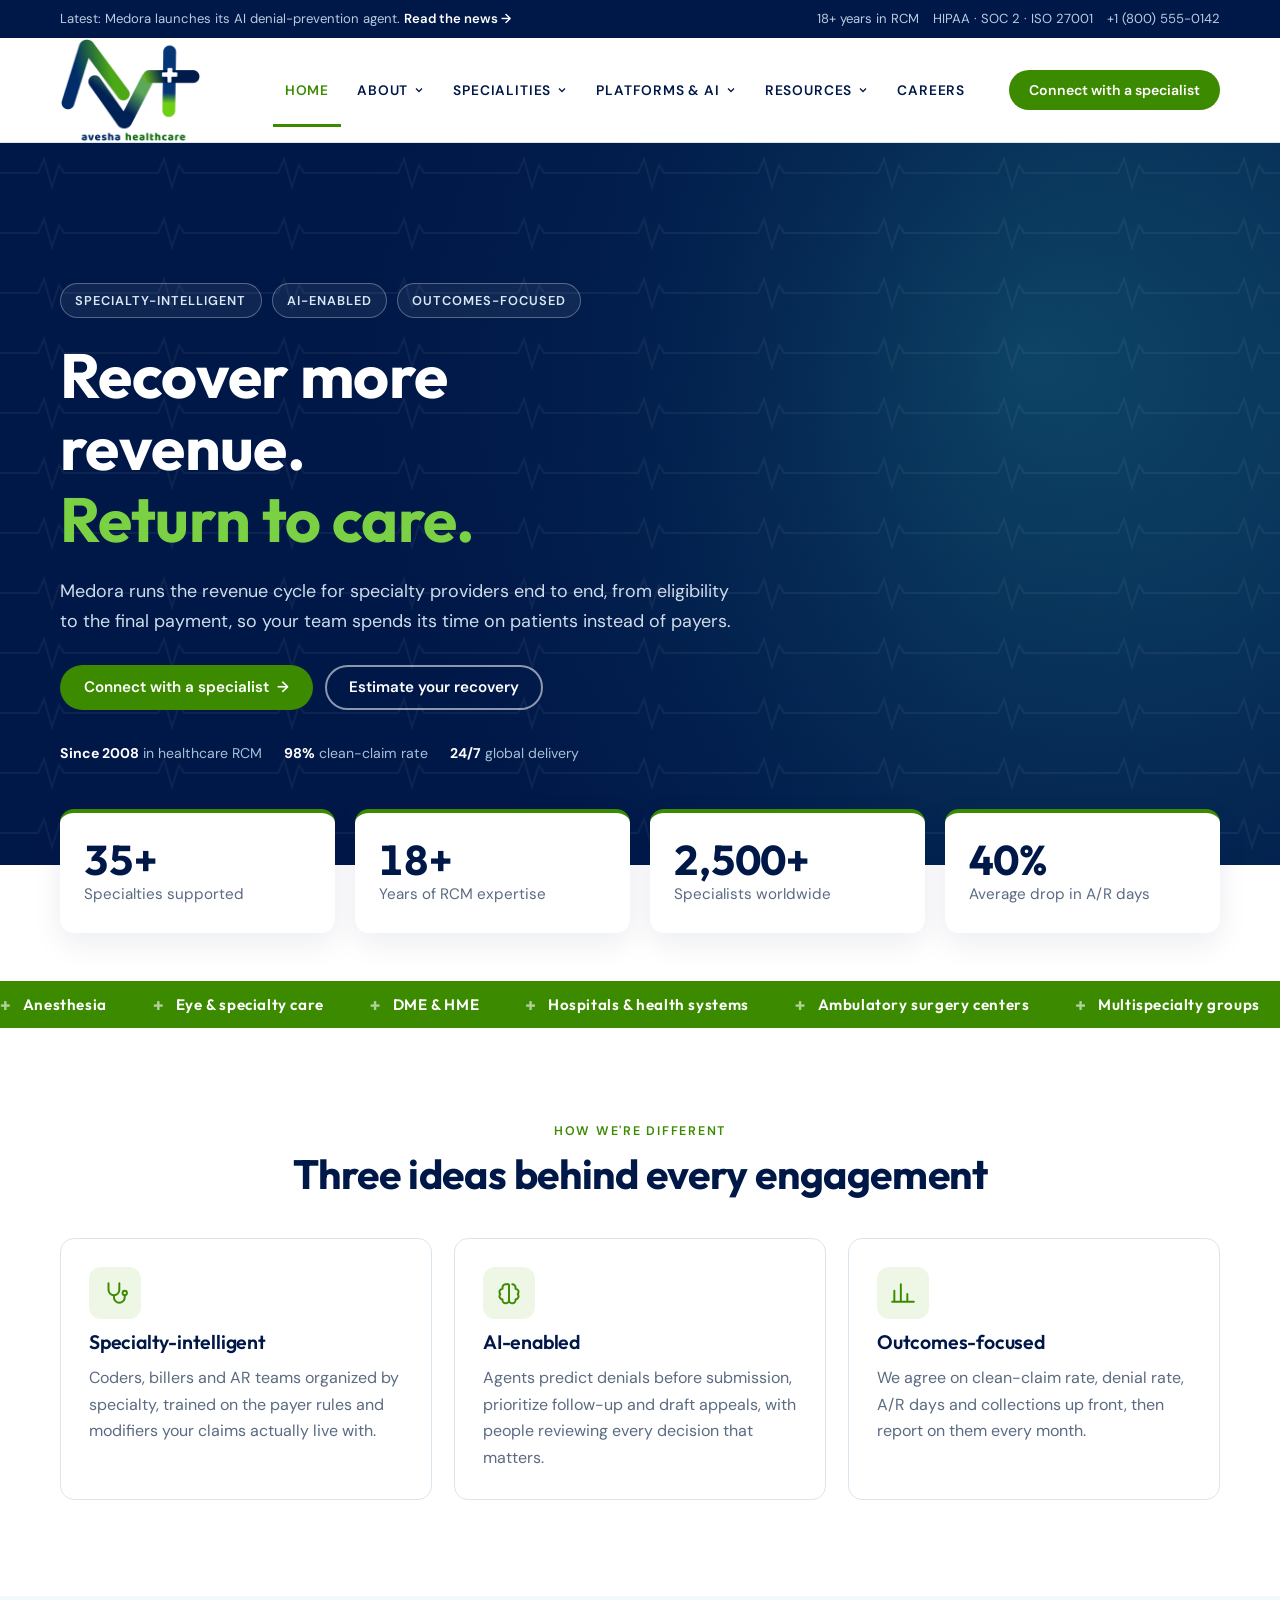
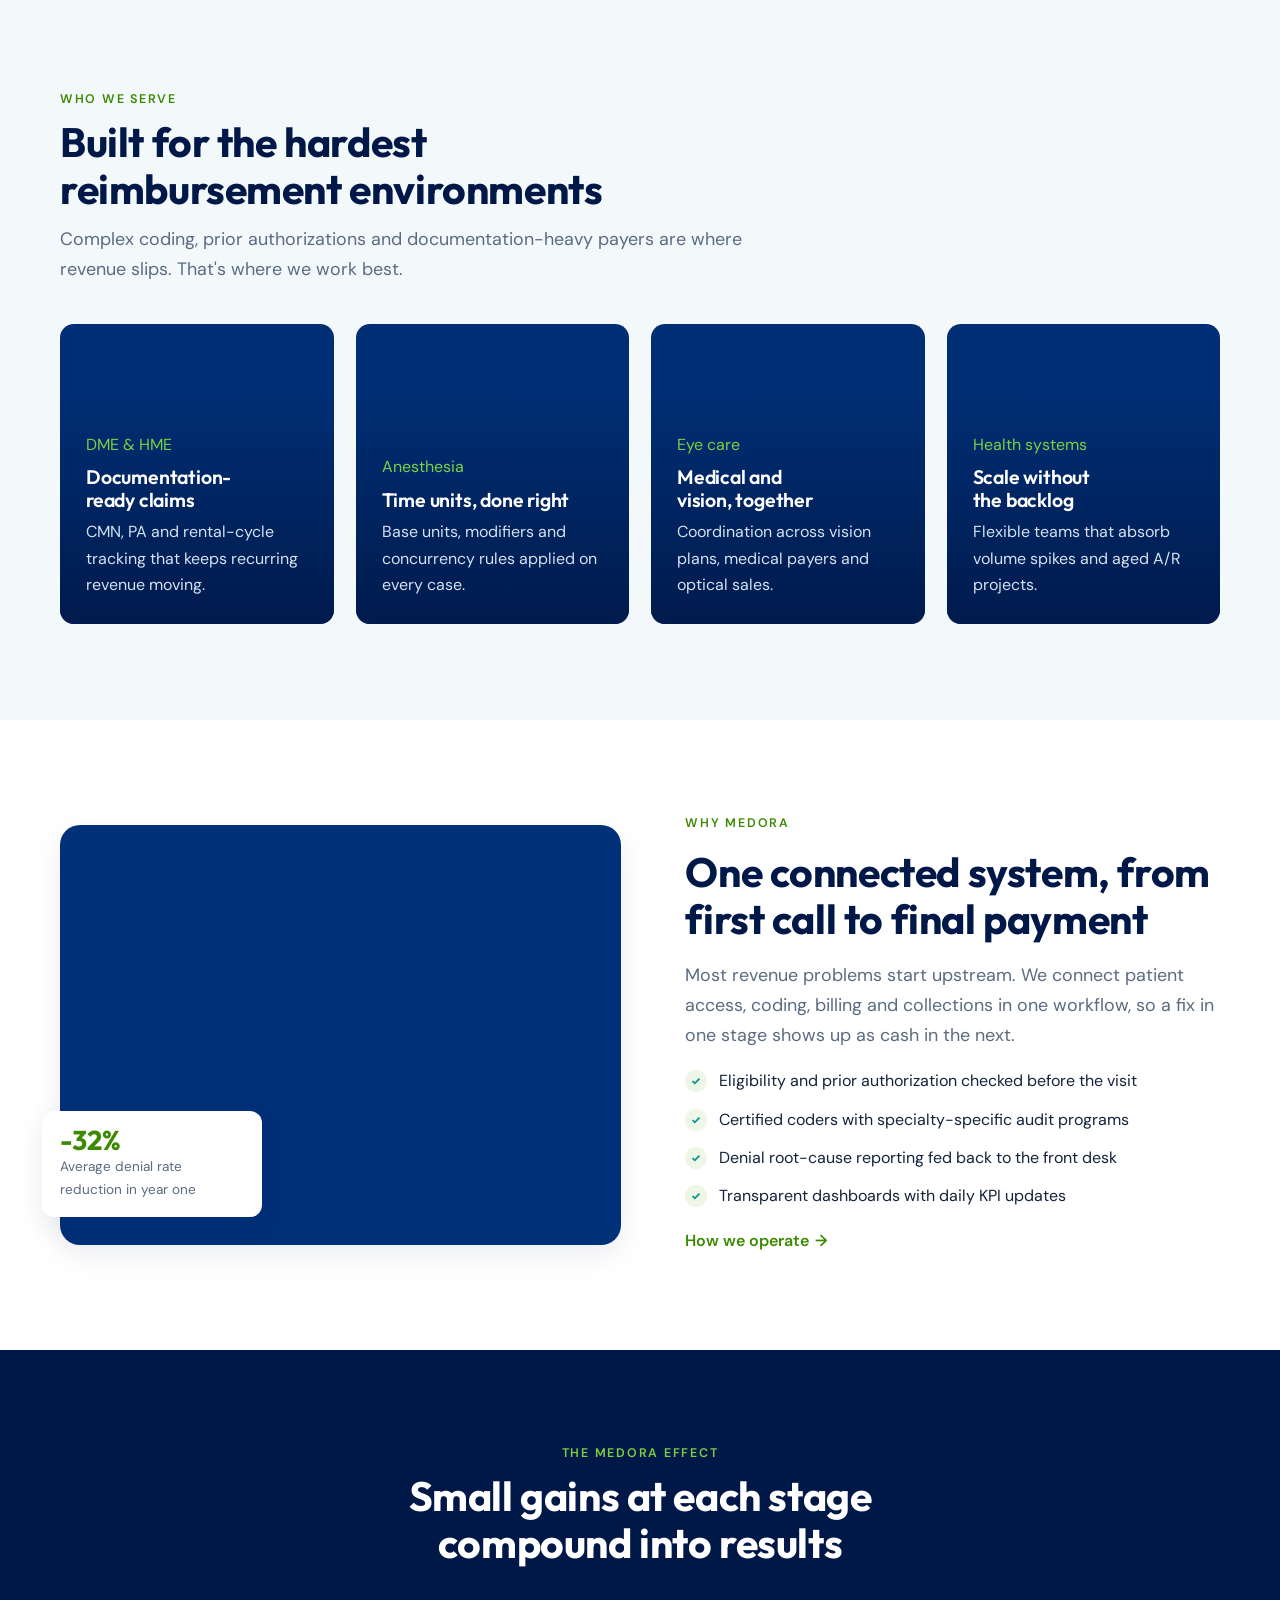
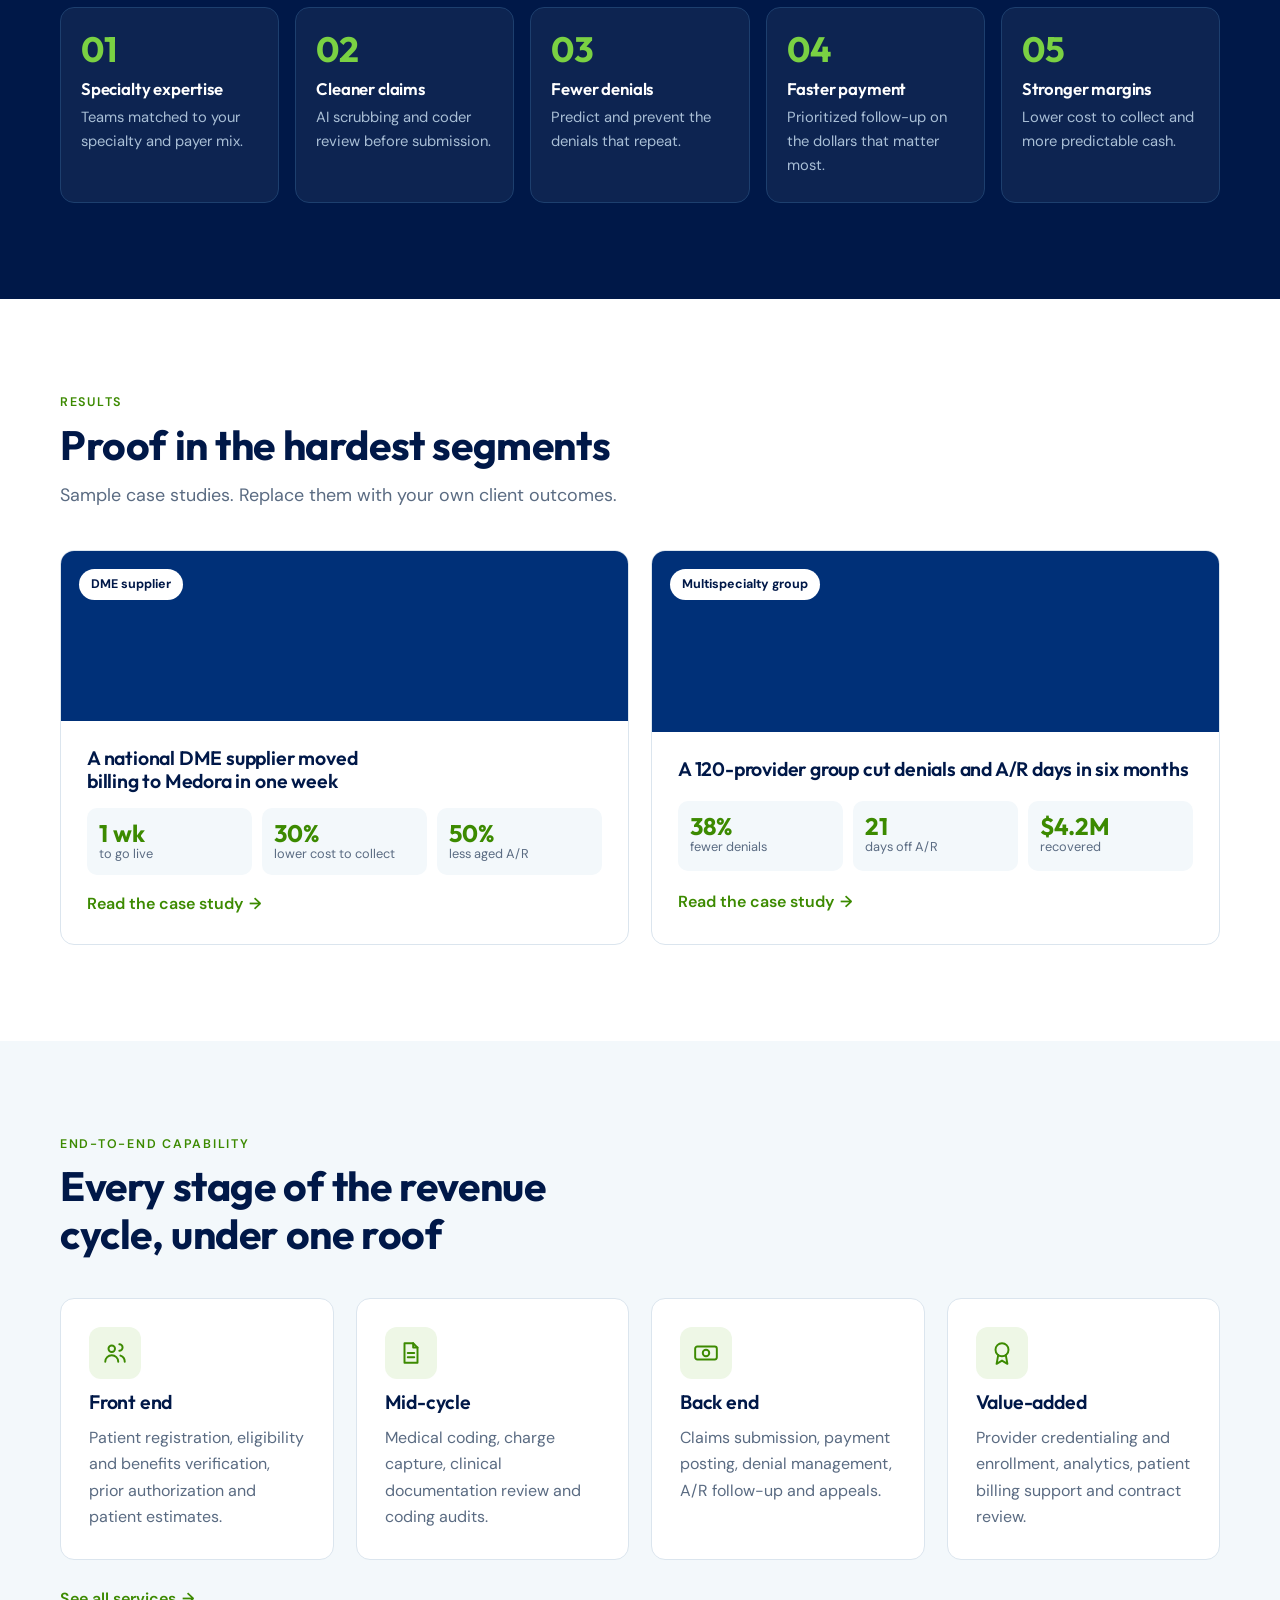
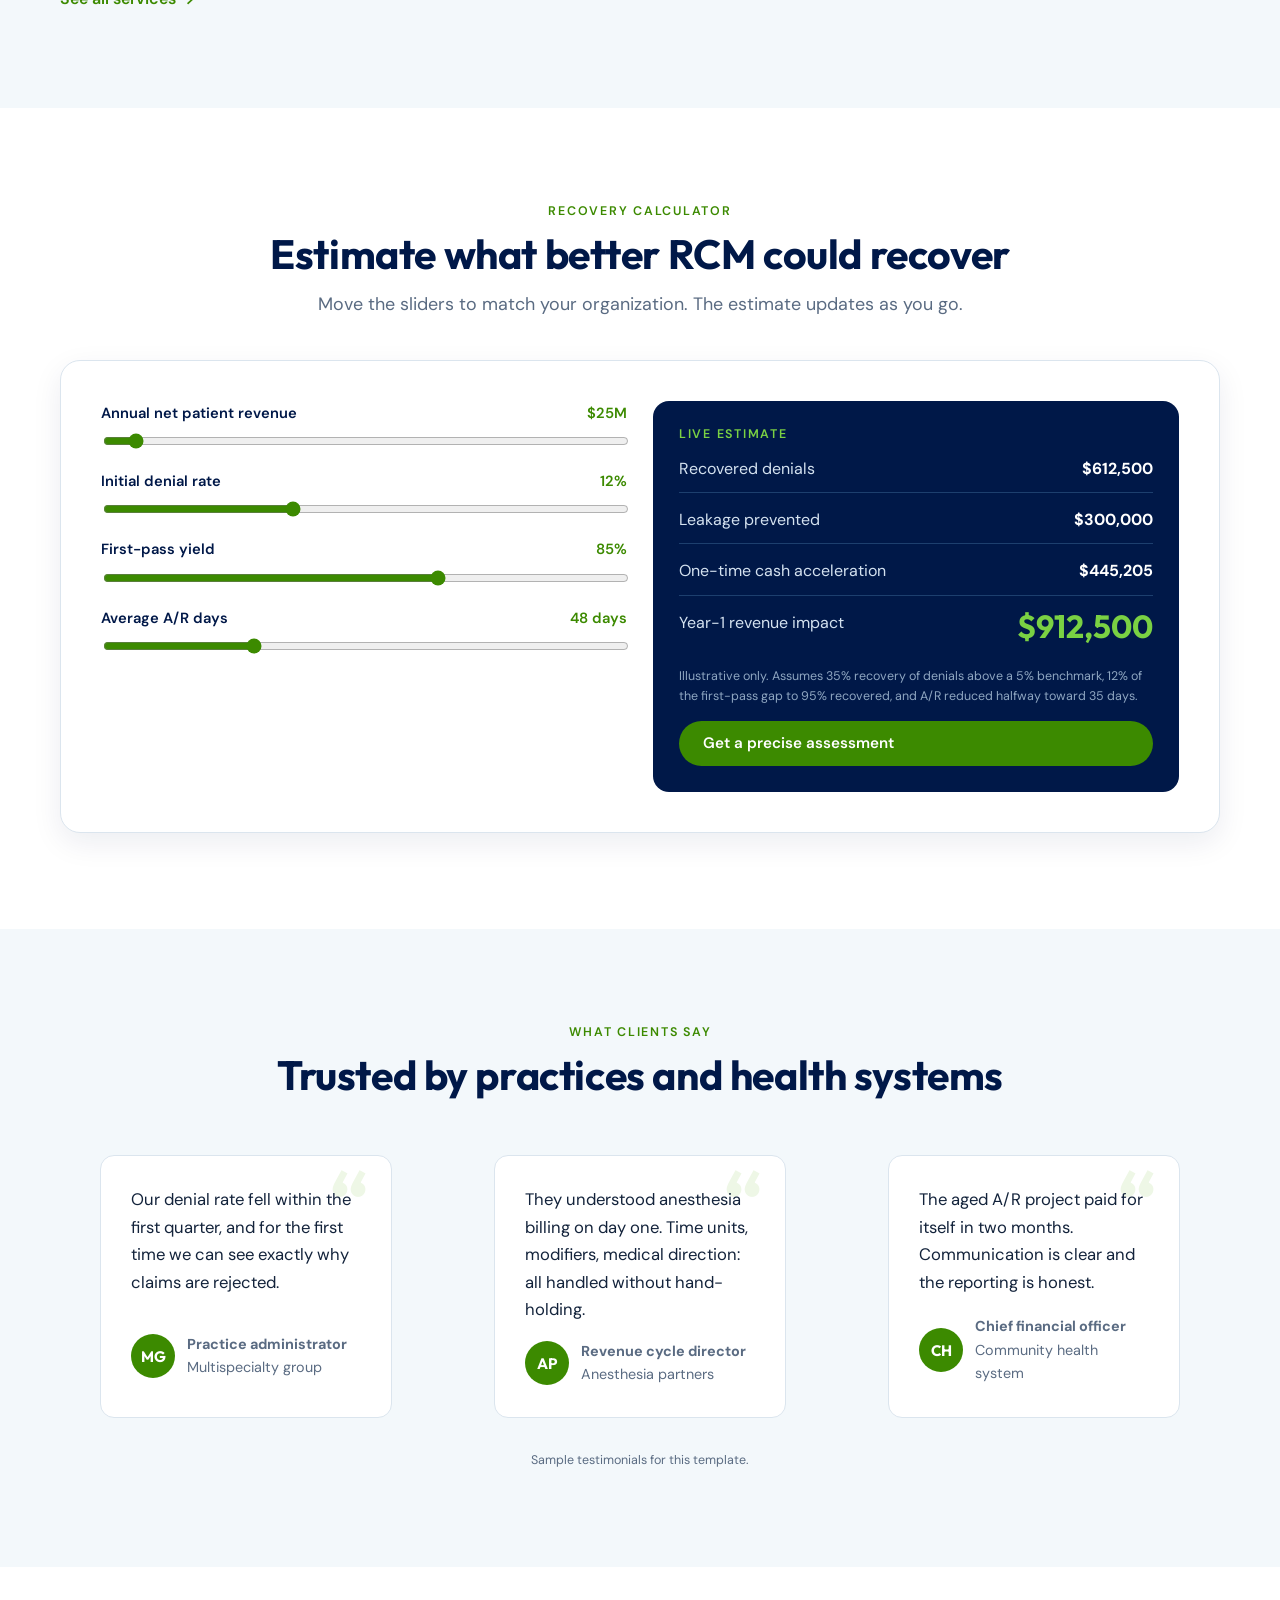
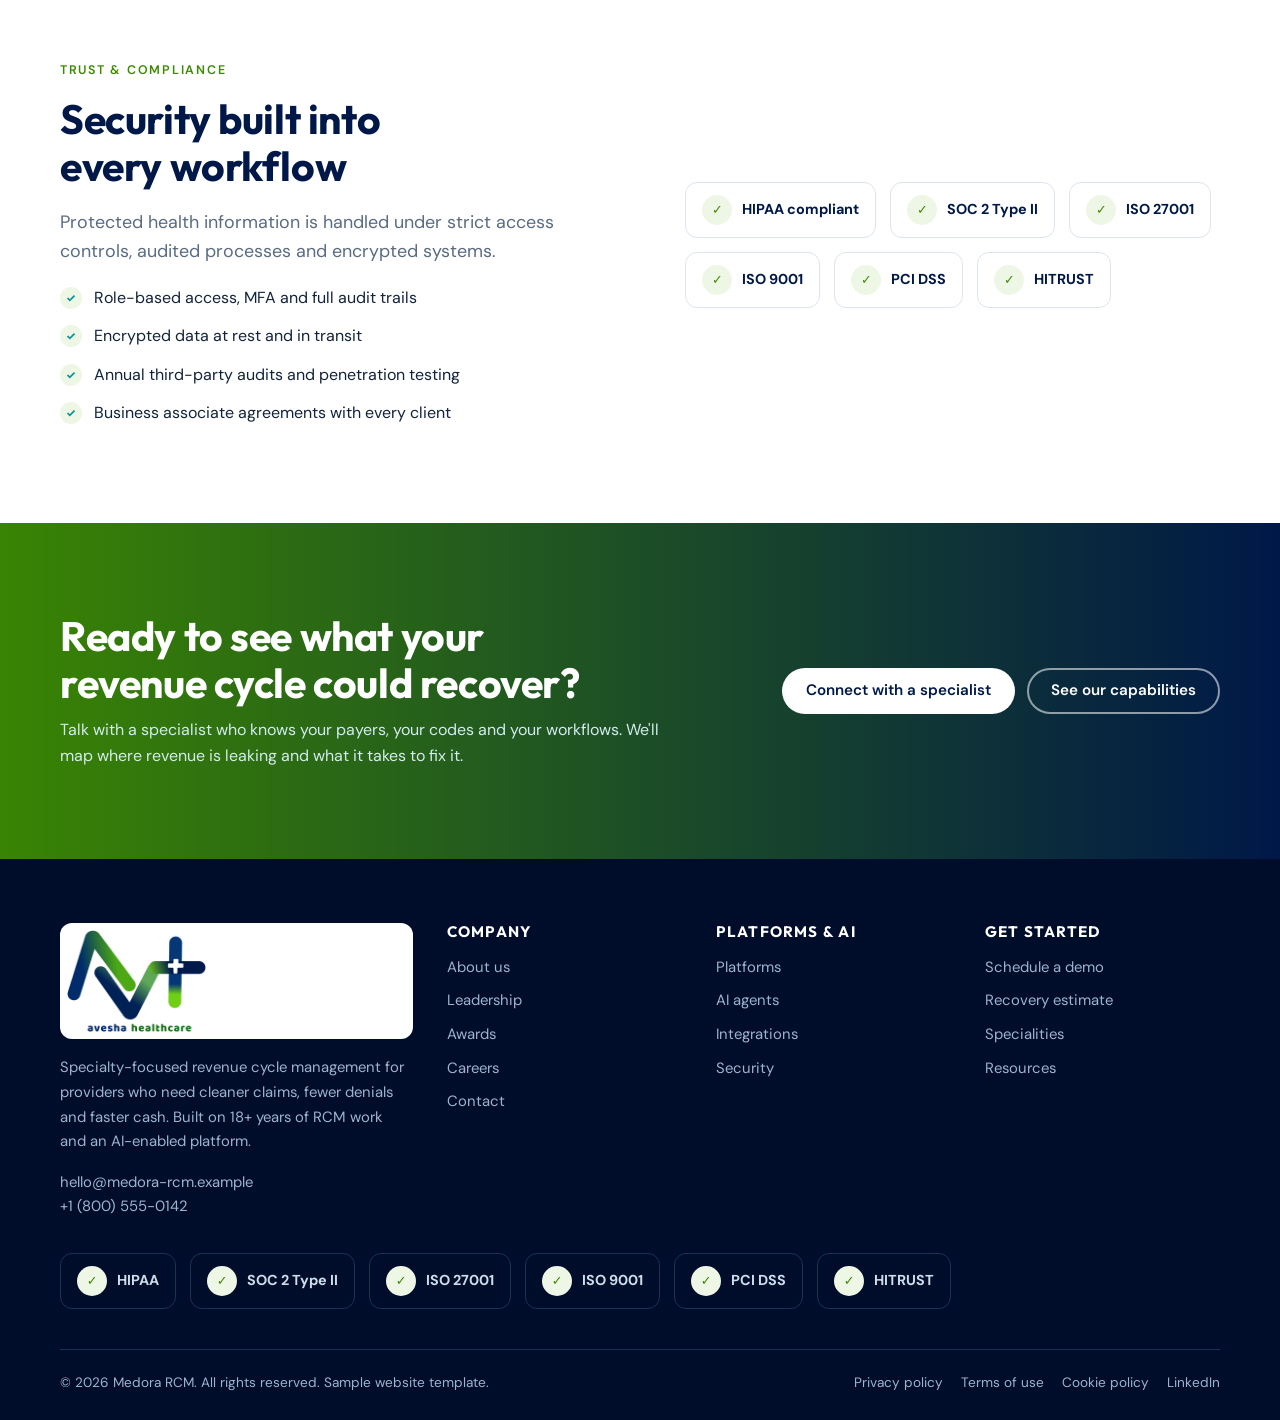
<file: index.html>
<!doctype html>
<html lang="en">
<head>
<meta charset="utf-8">
<meta name="viewport" content="width=device-width,initial-scale=1,viewport-fit=cover">
<title>Medora RCM | Specialty Revenue Cycle Management</title>
<meta name="description" content="Specialty-intelligent, AI-enabled revenue cycle management for anesthesia, DME, eye care, hospitals and physician groups.">
<link rel="preconnect" href="https://fonts.googleapis.com">
<link rel="preconnect" href="https://fonts.gstatic.com" crossorigin>
<link rel="stylesheet" href="https://fonts.googleapis.com/css2?family=DM+Sans:opsz,wght@9..40,400;9..40,500;9..40,600;9..40,700&family=Outfit:wght@500;600;700&display=swap">
<link rel="icon" href="assets/favicon.svg" type="image/svg+xml">
<link rel="stylesheet" href="assets/style.css">
</head>
<body>
<div class="topbar"><div class="wrap"><span>Latest: Medora launches its AI denial-prevention agent. <a href="resources.html?f=news#all">Read the news <span aria-hidden="true">→</span></a></span><span class="badges"><span>18+ years in RCM</span><span>HIPAA · SOC 2 · ISO 27001</span><span>+1 (800) 555-0142</span></span></div></div>
<header class="header"><div class="wrap"><a class="logo" href="index.html" aria-label="Avesha Healthcare home"><img src="assets/logo.png" alt="Avesha Healthcare" width="634" height="504" style="height:104px;width:auto;display:block"></a>
<nav class="nav" aria-label="Main"><div class="nav-item"><a class="nav-link" href="index.html" aria-current="page">Home</a></div><div class="nav-item"><a class="nav-link" href="about.html" data-drop aria-haspopup="true">About<svg viewBox="0 0 24 24" fill="none" stroke="currentColor" stroke-width="2.5" aria-hidden="true"><path d="M6 9l6 6 6-6"/></svg></a><div class="drop"><a href="about.html#overview">Company overview</a><a href="about.html#journey">Our journey</a><a href="about.html#awards">Awards &amp; recognition</a><a href="about.html#leadership">Leadership</a></div></div><div class="nav-item"><a class="nav-link" href="specialties.html" data-drop aria-haspopup="true">Specialities<svg viewBox="0 0 24 24" fill="none" stroke="currentColor" stroke-width="2.5" aria-hidden="true"><path d="M6 9l6 6 6-6"/></svg></a><div class="drop"><a href="specialties.html#anesthesia">Anesthesia</a><a href="specialties.html#dme">DME &amp; HME</a><a href="specialties.html#eye">Eye care</a><a href="specialties.html#hospitals">Hospitals &amp; health systems</a><a href="specialties.html#practices">Practices &amp; ASCs</a><a href="specialties.html#rural">Rural health services</a><a href="specialties.html#partners">Channel partners</a><a href="specialties.html#services">Services: front to back end</a></div></div><div class="nav-item"><a class="nav-link" href="platforms.html" data-drop aria-haspopup="true">Platforms & AI<svg viewBox="0 0 24 24" fill="none" stroke="currentColor" stroke-width="2.5" aria-hidden="true"><path d="M6 9l6 6 6-6"/></svg></a><div class="drop"><a href="platforms.html#ai">AI capabilities</a><a href="platforms.html#agents">AI agents</a><a href="platforms.html#platforms">Platforms</a><a href="platforms.html#integrations">Integrations</a><a href="platforms.html#security">Security &amp; compliance</a></div></div><div class="nav-item"><a class="nav-link" href="resources.html" data-drop aria-haspopup="true">Resources<svg viewBox="0 0 24 24" fill="none" stroke="currentColor" stroke-width="2.5" aria-hidden="true"><path d="M6 9l6 6 6-6"/></svg></a><div class="drop"><a href="resources.html#all">All resources</a><a href="resources.html?f=article#all">Articles &amp; blogs</a><a href="resources.html?f=case#all">Case studies</a><a href="resources.html?f=news#all">News &amp; press</a><a href="resources.html?f=event#all">Upcoming events</a></div></div><div class="nav-item"><a class="nav-link" href="careers.html">Careers</a></div><a class="btn btn-primary" href="#contact" data-modal="#contact-modal">Connect with a specialist</a></nav>
<a class="btn btn-primary" href="#contact" data-modal="#contact-modal">Connect with a specialist</a>
<button class="burger" aria-label="Open menu" aria-expanded="false"><svg viewBox="0 0 24 24" fill="none" stroke="currentColor" stroke-width="2"><path d="M4 7h16M4 12h16M4 17h16"/></svg></button>
</div></header>
<main>

<section class="hero"><div class="wrap">
<div class="tags"><span>Specialty-intelligent</span><span>AI-enabled</span><span>Outcomes-focused</span></div>
<h1>Recover more revenue. <span>Return to care.</span></h1>
<p class="lead">Medora runs the revenue cycle for specialty providers end to end, from eligibility to the final payment, so your team spends its time on patients instead of payers.</p>
<div class="ctas"><a class="btn btn-primary" href="#contact" data-modal="#contact-modal">Connect with a specialist <span aria-hidden="true">→</span></a><a class="btn btn-ghost" href="#calculator">Estimate your recovery</a></div>
<div class="meta"><span><b>Since 2008</b> in healthcare RCM</span><span><b>98%</b> clean-claim rate</span><span><b>24/7</b> global delivery</span></div>
</div></section>

<section class="section" style="padding-top:0;padding-bottom:48px"><div class="wrap">
<div class="stats">
 <div class="stat"><b data-count="35" data-suffix="+">35+</b><span>Specialties supported</span></div>
 <div class="stat"><b data-count="18" data-suffix="+">18+</b><span>Years of RCM expertise</span></div>
 <div class="stat"><b data-count="2500" data-suffix="+">2,500+</b><span>Specialists worldwide</span></div>
 <div class="stat"><b data-count="40" data-suffix="%">40%</b><span>Average drop in A/R days</span></div>
</div></div></section>
<div class="ticker" aria-hidden="true"><div class="ticker-track"><span>Anesthesia</span><span>Eye & specialty care</span><span>DME & HME</span><span>Hospitals & health systems</span><span>Ambulatory surgery centers</span><span>Multispecialty groups</span><span>Rural health clinics</span><span>Radiology</span><span>Laboratory</span><span>Anesthesia</span><span>Eye & specialty care</span><span>DME & HME</span><span>Hospitals & health systems</span><span>Ambulatory surgery centers</span><span>Multispecialty groups</span><span>Rural health clinics</span><span>Radiology</span><span>Laboratory</span></div></div>

<section class="section"><div class="wrap">
<div class="sec-head center"><p class="eyebrow">How we're different</p><h2>Three ideas behind every engagement</h2></div>
<div class="grid g3">
<article class="card reveal"><div class="icon"><svg viewBox="0 0 24 24" fill="none" stroke="currentColor" stroke-width="1.8" stroke-linecap="round" stroke-linejoin="round" aria-hidden="true"><path d="M6 3v6a5 5 0 0 0 10 0V3"/><path d="M11 14v2a5 5 0 0 0 10 0v-2"/><circle cx="21" cy="12" r="2"/></svg></div><h3>Specialty-intelligent</h3><p>Coders, billers and AR teams organized by specialty, trained on the payer rules and modifiers your claims actually live with.</p></article>
<article class="card reveal"><div class="icon"><svg viewBox="0 0 24 24" fill="none" stroke="currentColor" stroke-width="1.8" stroke-linecap="round" stroke-linejoin="round" aria-hidden="true"><path d="M9 4a3 3 0 0 0-3 3v1a3 3 0 0 0-2 5 3 3 0 0 0 2 5 3 3 0 0 0 6 1V4.5A2.5 2.5 0 0 0 9 4zM15 4a3 3 0 0 1 3 3v1a3 3 0 0 1 2 5 3 3 0 0 1-2 5 3 3 0 0 1-6 1"/></svg></div><h3>AI-enabled</h3><p>Agents predict denials before submission, prioritize follow-up and draft appeals, with people reviewing every decision that matters.</p></article>
<article class="card reveal"><div class="icon"><svg viewBox="0 0 24 24" fill="none" stroke="currentColor" stroke-width="1.8" stroke-linecap="round" stroke-linejoin="round" aria-hidden="true"><path d="M4 20V10M10 20V4M16 20v-7M22 20H2"/></svg></div><h3>Outcomes-focused</h3><p>We agree on clean-claim rate, denial rate, A/R days and collections up front, then report on them every month.</p></article>
</div></div></section>

<section class="section alt"><div class="wrap">
<div class="sec-head"><p class="eyebrow">Who we serve</p><h2>Built for the hardest reimbursement environments</h2><p class="lead">Complex coding, prior authorizations and documentation-heavy payers are where revenue slips. That's where we work best.</p></div>
<div class="grid g4">
<a class="photo-card reveal" href="specialties.html#dme" style="background-image:var(--img-spec)"><div><span class="tag" style="color:#7ad143">DME & HME</span><h3>Documentation-ready claims</h3><p>CMN, PA and rental-cycle tracking that keeps recurring revenue moving.</p></div></a>
<a class="photo-card reveal" href="specialties.html#anesthesia" style="background-image:var(--img-about)"><div><span class="tag" style="color:#7ad143">Anesthesia</span><h3>Time units, done right</h3><p>Base units, modifiers and concurrency rules applied on every case.</p></div></a>
<a class="photo-card reveal" href="specialties.html#eye" style="background-image:var(--img-home)"><div><span class="tag" style="color:#7ad143">Eye care</span><h3>Medical and vision, together</h3><p>Coordination across vision plans, medical payers and optical sales.</p></div></a>
<a class="photo-card reveal" href="specialties.html#hospitals" style="background-image:var(--img-resources)"><div><span class="tag" style="color:#7ad143">Health systems</span><h3>Scale without the backlog</h3><p>Flexible teams that absorb volume spikes and aged A/R projects.</p></div></a>
</div></div></section>

<section class="section"><div class="wrap split">
<div class="split-img reveal" style="background-image:var(--img-platform)"><div class="float"><b>-32%</b><span>Average denial rate reduction in year one</span></div></div>
<div style="display:grid;gap:18px"><p class="eyebrow">Why Medora</p><h2>One connected system, from first call to final payment</h2><p class="lead">Most revenue problems start upstream. We connect patient access, coding, billing and collections in one workflow, so a fix in one stage shows up as cash in the next.</p>
<ul class="checks"><li>Eligibility and prior authorization checked before the visit</li><li>Certified coders with specialty-specific audit programs</li><li>Denial root-cause reporting fed back to the front desk</li><li>Transparent dashboards with daily KPI updates</li></ul>
<a class="link-arrow" href="about.html#overview">How we operate <span aria-hidden="true">→</span></a></div>
</div></section>

<section class="section dark"><div class="wrap">
<div class="sec-head center"><p class="eyebrow" style="color:#7ad143">The Medora effect</p><h2>Small gains at each stage compound into results</h2></div>
<div class="steps">
<div class="step reveal"><b>01</b><h3>Specialty expertise</h3><p>Teams matched to your specialty and payer mix.</p></div>
<div class="step reveal"><b>02</b><h3>Cleaner claims</h3><p>AI scrubbing and coder review before submission.</p></div>
<div class="step reveal"><b>03</b><h3>Fewer denials</h3><p>Predict and prevent the denials that repeat.</p></div>
<div class="step reveal"><b>04</b><h3>Faster payment</h3><p>Prioritized follow-up on the dollars that matter most.</p></div>
<div class="step reveal"><b>05</b><h3>Stronger margins</h3><p>Lower cost to collect and more predictable cash.</p></div>
</div></div></section>

<section class="section"><div class="wrap">
<div class="sec-head"><p class="eyebrow">Results</p><h2>Proof in the hardest segments</h2><p class="lead">Sample case studies. Replace them with your own client outcomes.</p></div>
<div class="grid g2">
<article class="case reveal"><div class="case-top" style="background-image:var(--img-spec)"><span>DME supplier</span></div><div class="case-body"><h3>A national DME supplier moved billing to Medora in one week</h3><div class="case-metrics"><div><b>1 wk</b><span>to go live</span></div><div><b>30%</b><span>lower cost to collect</span></div><div><b>50%</b><span>less aged A/R</span></div></div><a class="link-arrow" href="resources.html?f=case#all">Read the case study <span aria-hidden="true">→</span></a></div></article>
<article class="case reveal"><div class="case-top" style="background-image:var(--img-resources)"><span>Multispecialty group</span></div><div class="case-body"><h3>A 120-provider group cut denials and A/R days in six months</h3><div class="case-metrics"><div><b>38%</b><span>fewer denials</span></div><div><b>21</b><span>days off A/R</span></div><div><b>$4.2M</b><span>recovered</span></div></div><a class="link-arrow" href="resources.html?f=case#all">Read the case study <span aria-hidden="true">→</span></a></div></article>
</div></div></section>

<section class="section alt"><div class="wrap">
<div class="sec-head"><p class="eyebrow">End-to-end capability</p><h2>Every stage of the revenue cycle, under one roof</h2></div>
<div class="grid g4">
<article class="card reveal"><div class="icon"><svg viewBox="0 0 24 24" fill="none" stroke="currentColor" stroke-width="1.8" stroke-linecap="round" stroke-linejoin="round" aria-hidden="true"><circle cx="9" cy="8" r="3"/><path d="M3 20a6 6 0 0 1 12 0M16 4a3 3 0 0 1 0 6M21 20a6 6 0 0 0-4-5.6"/></svg></div><h3>Front end</h3><p>Patient registration, eligibility and benefits verification, prior authorization and patient estimates.</p></article>
<article class="card reveal"><div class="icon"><svg viewBox="0 0 24 24" fill="none" stroke="currentColor" stroke-width="1.8" stroke-linecap="round" stroke-linejoin="round" aria-hidden="true"><path d="M14 3H6v18h12V7z"/><path d="M14 3v4h4M9 12h6M9 16h6"/></svg></div><h3>Mid-cycle</h3><p>Medical coding, charge capture, clinical documentation review and coding audits.</p></article>
<article class="card reveal"><div class="icon"><svg viewBox="0 0 24 24" fill="none" stroke="currentColor" stroke-width="1.8" stroke-linecap="round" stroke-linejoin="round" aria-hidden="true"><rect x="2" y="6" width="20" height="12" rx="2"/><circle cx="12" cy="12" r="3"/></svg></div><h3>Back end</h3><p>Claims submission, payment posting, denial management, A/R follow-up and appeals.</p></article>
<article class="card reveal"><div class="icon"><svg viewBox="0 0 24 24" fill="none" stroke="currentColor" stroke-width="1.8" stroke-linecap="round" stroke-linejoin="round" aria-hidden="true"><circle cx="12" cy="9" r="6"/><path d="M8.5 14L7 22l5-3 5 3-1.5-8"/></svg></div><h3>Value-added</h3><p>Provider credentialing and enrollment, analytics, patient billing support and contract review.</p></article>
</div>
<p style="margin-top:26px"><a class="link-arrow" href="specialties.html#services">See all services <span aria-hidden="true">→</span></a></p>
</div></section>

<section class="section" id="calculator"><div class="wrap">
<div class="sec-head center"><p class="eyebrow">Recovery calculator</p><h2>Estimate what better RCM could recover</h2><p class="lead">Move the sliders to match your organization. The estimate updates as you go.</p></div>
<div class="calc" id="calc">
<div>
<div class="field"><label for="c-rev">Annual net patient revenue <output id="o-rev">$25M</output></label><input type="range" id="c-rev" min="1" max="500" step="1" value="25"></div>
<div class="field"><label for="c-den">Initial denial rate <output id="o-den">12%</output></label><input type="range" id="c-den" min="2" max="30" step="1" value="12"></div>
<div class="field"><label for="c-fpy">First-pass yield <output id="o-fpy">85%</output></label><input type="range" id="c-fpy" min="60" max="99" step="1" value="85"></div>
<div class="field"><label for="c-ar">Average A/R days <output id="o-ar">48 days</output></label><input type="range" id="c-ar" min="20" max="120" step="1" value="48"></div>
</div>
<div class="results" aria-live="polite">
<p class="eyebrow" style="color:#7ad143">Live estimate</p>
<div class="row"><span>Recovered denials</span><b id="r-den">$0</b></div>
<div class="row"><span>Leakage prevented</span><b id="r-leak">$0</b></div>
<div class="row"><span>One-time cash acceleration</span><b id="r-cash">$0</b></div>
<div class="row total" style="border:0"><span>Year-1 revenue impact</span><b id="r-total">$0</b></div>
<p class="fine">Illustrative only. Assumes 35% recovery of denials above a 5% benchmark, 12% of the first-pass gap to 95% recovered, and A/R reduced halfway toward 35 days.</p>
<a class="btn btn-primary" href="#contact" data-modal="#contact-modal">Get a precise assessment</a>
</div></div></div></section>

<section class="section alt"><div class="wrap">
<div class="sec-head center"><p class="eyebrow">What clients say</p><h2>Trusted by practices and health systems</h2></div>
<div class="quotes">
<blockquote class="quote reveal"><p>Our denial rate fell within the first quarter, and for the first time we can see exactly why claims are rejected.</p><footer><span class="avatar">MG</span><span><b>Practice administrator</b><br>Multispecialty group</span></footer></blockquote>
<blockquote class="quote reveal"><p>They understood anesthesia billing on day one. Time units, modifiers, medical direction: all handled without hand-holding.</p><footer><span class="avatar">AP</span><span><b>Revenue cycle director</b><br>Anesthesia partners</span></footer></blockquote>
<blockquote class="quote reveal"><p>The aged A/R project paid for itself in two months. Communication is clear and the reporting is honest.</p><footer><span class="avatar">CH</span><span><b>Chief financial officer</b><br>Community health system</span></footer></blockquote>
</div><p class="fine" style="color:var(--muted);text-align:center;margin-top:16px">Sample testimonials for this template.</p></div></section>

<section class="section"><div class="wrap split">
<div style="display:grid;gap:18px"><p class="eyebrow">Trust & compliance</p><h2>Security built into every workflow</h2><p class="lead">Protected health information is handled under strict access controls, audited processes and encrypted systems.</p>
<ul class="checks"><li>Role-based access, MFA and full audit trails</li><li>Encrypted data at rest and in transit</li><li>Annual third-party audits and penetration testing</li><li>Business associate agreements with every client</li></ul></div>
<div class="badges-row"><span class="cert"><i>✓</i>HIPAA compliant</span><span class="cert"><i>✓</i>SOC 2 Type II</span><span class="cert"><i>✓</i>ISO 27001</span><span class="cert"><i>✓</i>ISO 9001</span><span class="cert"><i>✓</i>PCI DSS</span><span class="cert"><i>✓</i>HITRUST</span></div>
</div></section>
</main>
<section class="cta-band"><div class="wrap"><div><h2>Ready to see what your revenue cycle could recover?</h2><p>Talk with a specialist who knows your payers, your codes and your workflows. We'll map where revenue is leaking and what it takes to fix it.</p></div><div class="row" style="display:flex;gap:12px;flex-wrap:wrap"><a class="btn btn-light" href="#contact" data-modal="#contact-modal">Connect with a specialist</a><a class="btn btn-ghost" href="specialties.html#services">See our capabilities</a></div></div></section>
<footer class="footer"><div class="wrap">
<div class="foot-grid">
 <div style="display:grid;gap:16px;align-content:start"><a class="logo" href="index.html" aria-label="Avesha Healthcare home" style="background:#fff;border-radius:12px;padding:6px;display:inline-block"><img src="assets/logo.png" alt="Avesha Healthcare" width="634" height="504" style="height:104px;width:auto;display:block"></a><p>Specialty-focused revenue cycle management for providers who need cleaner claims, fewer denials and faster cash. Built on 18+ years of RCM work and an AI-enabled platform.</p><p>hello@medora-rcm.example<br>+1 (800) 555-0142</p></div>
 <div><h4>Company</h4><ul><li><a href="about.html">About us</a></li><li><a href="about.html#leadership">Leadership</a></li><li><a href="about.html#awards">Awards</a></li><li><a href="careers.html">Careers</a></li><li><a href="#contact" data-modal="#contact-modal">Contact</a></li></ul></div>
 <div><h4>Platforms &amp; AI</h4><ul><li><a href="platforms.html#platforms">Platforms</a></li><li><a href="platforms.html#agents">AI agents</a></li><li><a href="platforms.html#integrations">Integrations</a></li><li><a href="platforms.html#security">Security</a></li></ul></div>
 <div><h4>Get started</h4><ul><li><a href="#contact" data-modal="#contact-modal">Schedule a demo</a></li><li><a href="index.html#calculator">Recovery estimate</a></li><li><a href="specialties.html">Specialities</a></li><li><a href="resources.html">Resources</a></li></ul></div>
</div>
<div class="badges-row" style="margin-top:34px"><span class="cert" style="background:transparent;border-color:#1b3352;color:#cfdcea"><i>✓</i>HIPAA</span><span class="cert" style="background:transparent;border-color:#1b3352;color:#cfdcea"><i>✓</i>SOC 2 Type II</span><span class="cert" style="background:transparent;border-color:#1b3352;color:#cfdcea"><i>✓</i>ISO 27001</span><span class="cert" style="background:transparent;border-color:#1b3352;color:#cfdcea"><i>✓</i>ISO 9001</span><span class="cert" style="background:transparent;border-color:#1b3352;color:#cfdcea"><i>✓</i>PCI DSS</span><span class="cert" style="background:transparent;border-color:#1b3352;color:#cfdcea"><i>✓</i>HITRUST</span></div>
<div class="foot-bottom"><span>© <span id="yr">2026</span> Medora RCM. All rights reserved. Sample website template.</span><nav><a href="#">Privacy policy</a><a href="#">Terms of use</a><a href="#">Cookie policy</a><a href="#">LinkedIn</a></nav></div>
</div></footer>
<div class="modal" id="contact-modal" role="dialog" aria-modal="true" aria-labelledby="cm-title"><div class="modal-box"><button class="modal-x" aria-label="Close">×</button><p class="eyebrow">Free consultation</p><h2 id="cm-title" style="font-size:1.6rem;margin:6px 0 16px">Connect with a specialist</h2><form class="form" data-ok="Thank you. A revenue cycle specialist will contact you within one business day.">
<div class="two"><label>Full name<input name="name" required autocomplete="name"></label><label>Work email<input type="email" name="email" required autocomplete="email"></label></div>
<div class="two"><label>Organization<input name="org" required autocomplete="organization"></label><label>Phone<input type="tel" name="phone" autocomplete="tel"></label></div>
<label>Specialty<select name="specialty"><option>Anesthesia</option><option>DME &amp; HME</option><option>Eye care</option><option>Hospital or health system</option><option>Physician practice or ASC</option><option>Rural health</option><option>Other</option></select></label>
<label>How can we help?<textarea name="msg" rows="3" placeholder="Denials, A/R backlog, credentialing, a full RCM partnership…"></textarea></label>
<button class="btn btn-primary" type="submit">Request a consultation <span aria-hidden="true">→</span></button>
<p class="form-ok" role="status"></p>
</form></div></div>
<button class="to-top" aria-label="Back to top">↑</button>
<script src="assets/script.js"></script>
</body>
</html>
</file>
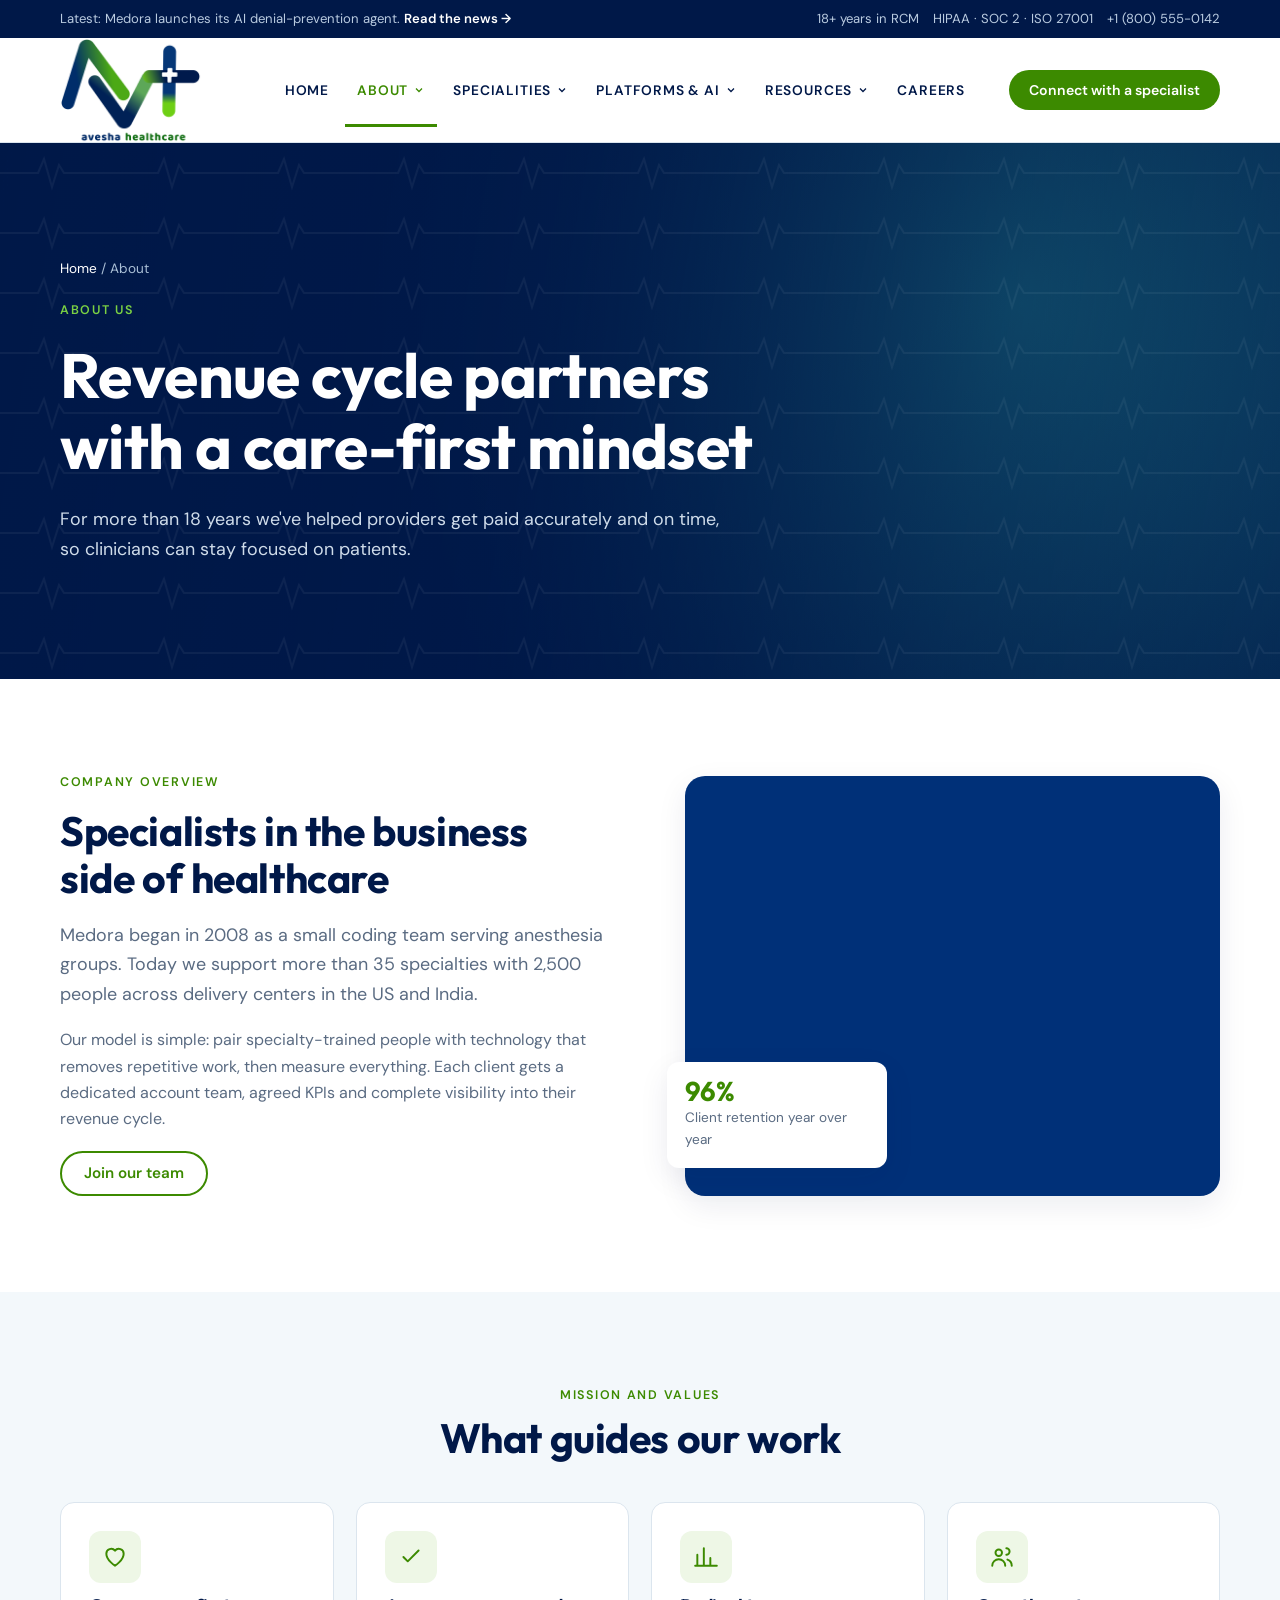
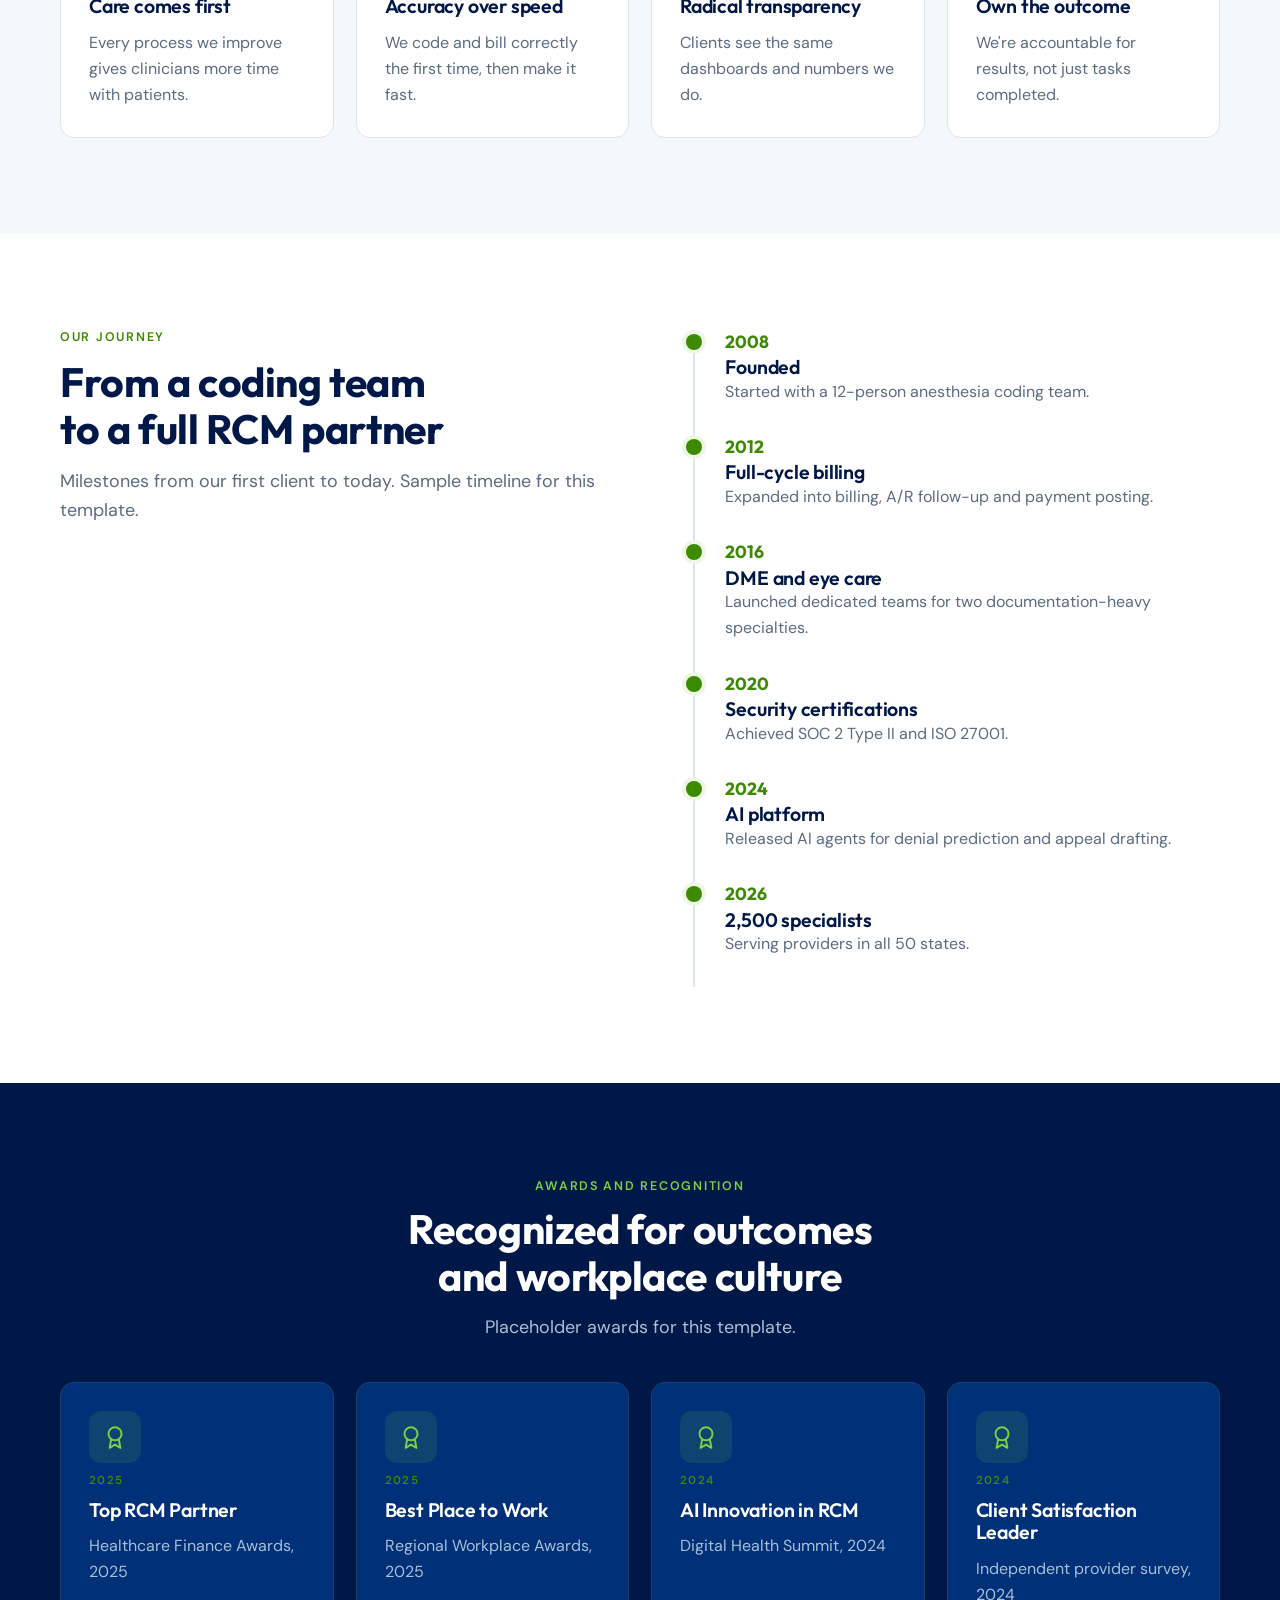
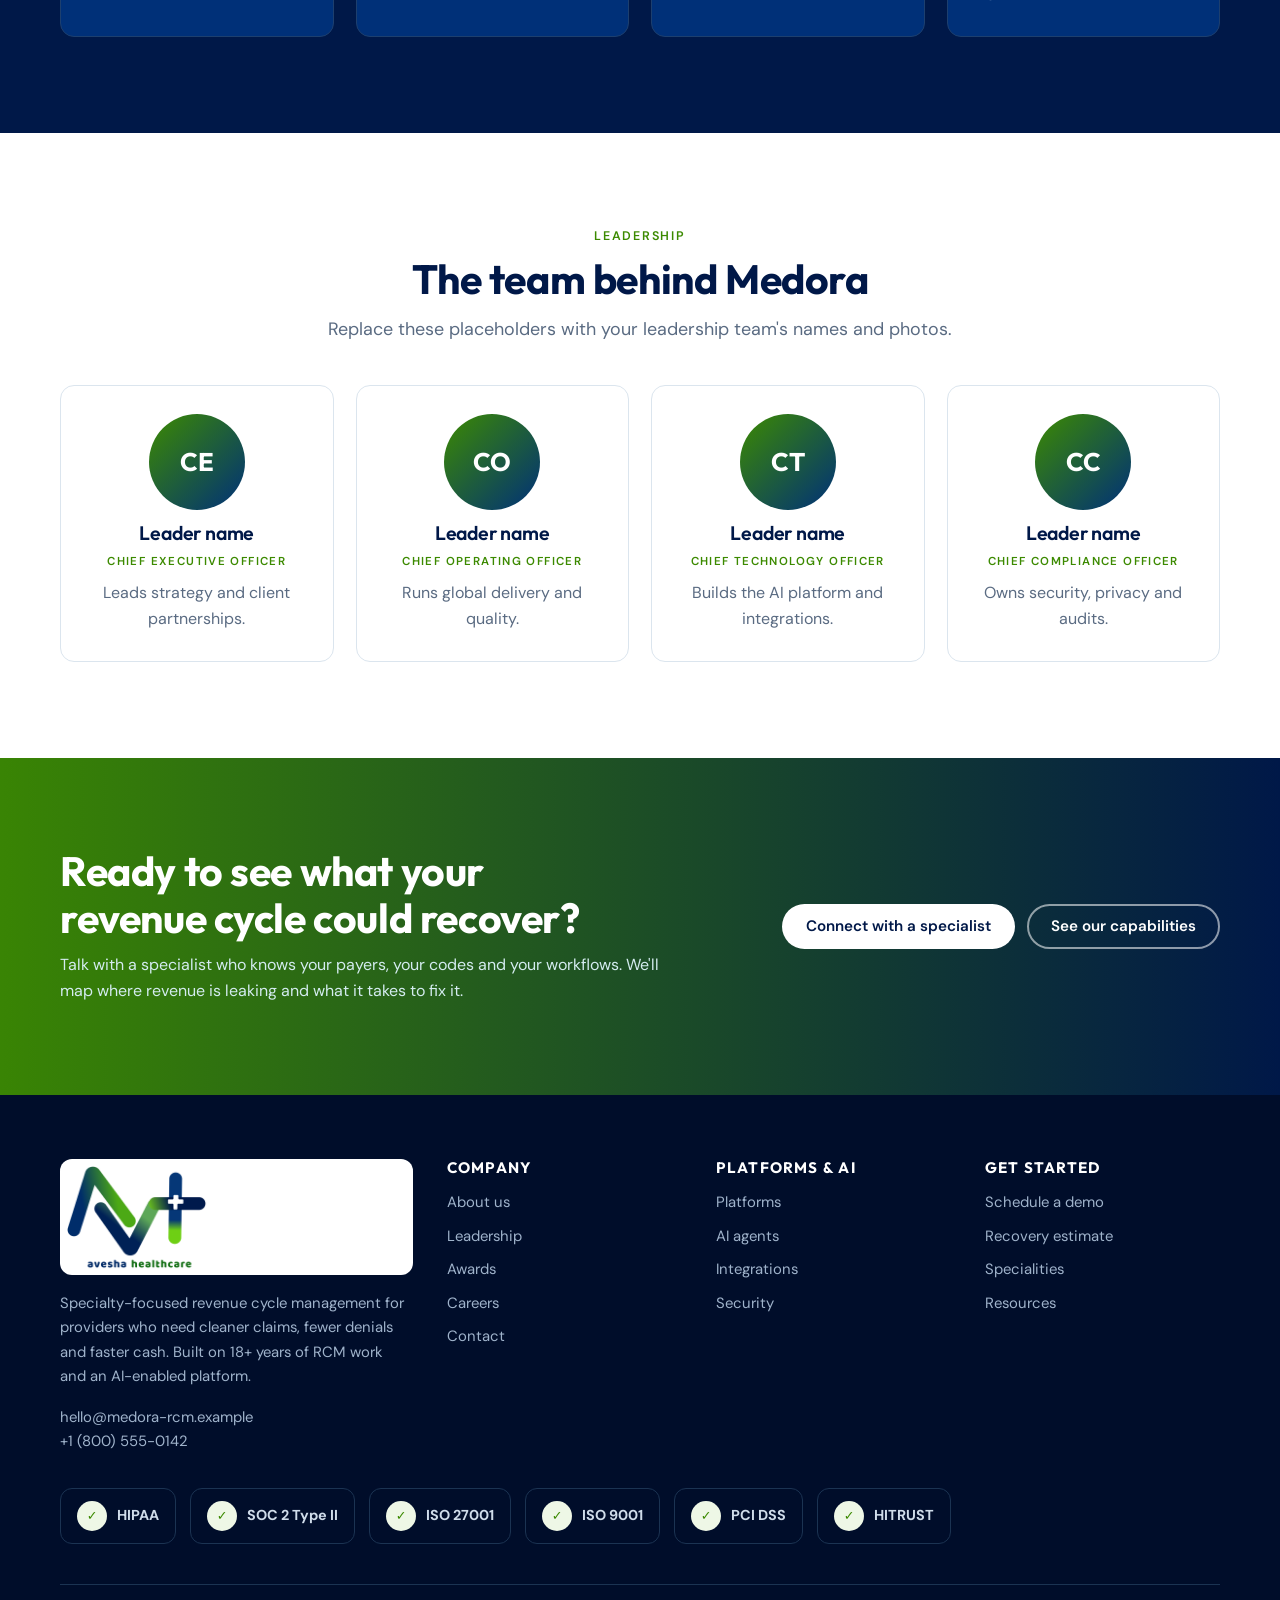
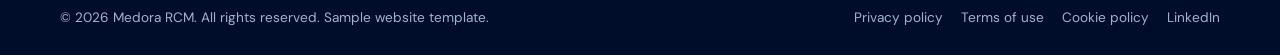
<file: about.html>
<!doctype html>
<html lang="en">
<head>
<meta charset="utf-8">
<meta name="viewport" content="width=device-width,initial-scale=1,viewport-fit=cover">
<title>About | Medora RCM</title>
<meta name="description" content="About Medora RCM: our story, values, leadership and recognition.">
<link rel="preconnect" href="https://fonts.googleapis.com">
<link rel="preconnect" href="https://fonts.gstatic.com" crossorigin>
<link rel="stylesheet" href="https://fonts.googleapis.com/css2?family=DM+Sans:opsz,wght@9..40,400;9..40,500;9..40,600;9..40,700&family=Outfit:wght@500;600;700&display=swap">
<link rel="icon" href="assets/favicon.svg" type="image/svg+xml">
<link rel="stylesheet" href="assets/style.css">
</head>
<body>
<div class="topbar"><div class="wrap"><span>Latest: Medora launches its AI denial-prevention agent. <a href="resources.html?f=news#all">Read the news <span aria-hidden="true">→</span></a></span><span class="badges"><span>18+ years in RCM</span><span>HIPAA · SOC 2 · ISO 27001</span><span>+1 (800) 555-0142</span></span></div></div>
<header class="header"><div class="wrap"><a class="logo" href="index.html" aria-label="Avesha Healthcare home"><img src="assets/logo.png" alt="Avesha Healthcare" width="634" height="504" style="height:104px;width:auto;display:block"></a>
<nav class="nav" aria-label="Main"><div class="nav-item"><a class="nav-link" href="index.html">Home</a></div><div class="nav-item"><a class="nav-link" href="about.html" data-drop aria-haspopup="true" aria-current="page">About<svg viewBox="0 0 24 24" fill="none" stroke="currentColor" stroke-width="2.5" aria-hidden="true"><path d="M6 9l6 6 6-6"/></svg></a><div class="drop"><a href="about.html#overview">Company overview</a><a href="about.html#journey">Our journey</a><a href="about.html#awards">Awards &amp; recognition</a><a href="about.html#leadership">Leadership</a></div></div><div class="nav-item"><a class="nav-link" href="specialties.html" data-drop aria-haspopup="true">Specialities<svg viewBox="0 0 24 24" fill="none" stroke="currentColor" stroke-width="2.5" aria-hidden="true"><path d="M6 9l6 6 6-6"/></svg></a><div class="drop"><a href="specialties.html#anesthesia">Anesthesia</a><a href="specialties.html#dme">DME &amp; HME</a><a href="specialties.html#eye">Eye care</a><a href="specialties.html#hospitals">Hospitals &amp; health systems</a><a href="specialties.html#practices">Practices &amp; ASCs</a><a href="specialties.html#rural">Rural health services</a><a href="specialties.html#partners">Channel partners</a><a href="specialties.html#services">Services: front to back end</a></div></div><div class="nav-item"><a class="nav-link" href="platforms.html" data-drop aria-haspopup="true">Platforms & AI<svg viewBox="0 0 24 24" fill="none" stroke="currentColor" stroke-width="2.5" aria-hidden="true"><path d="M6 9l6 6 6-6"/></svg></a><div class="drop"><a href="platforms.html#ai">AI capabilities</a><a href="platforms.html#agents">AI agents</a><a href="platforms.html#platforms">Platforms</a><a href="platforms.html#integrations">Integrations</a><a href="platforms.html#security">Security &amp; compliance</a></div></div><div class="nav-item"><a class="nav-link" href="resources.html" data-drop aria-haspopup="true">Resources<svg viewBox="0 0 24 24" fill="none" stroke="currentColor" stroke-width="2.5" aria-hidden="true"><path d="M6 9l6 6 6-6"/></svg></a><div class="drop"><a href="resources.html#all">All resources</a><a href="resources.html?f=article#all">Articles &amp; blogs</a><a href="resources.html?f=case#all">Case studies</a><a href="resources.html?f=news#all">News &amp; press</a><a href="resources.html?f=event#all">Upcoming events</a></div></div><div class="nav-item"><a class="nav-link" href="careers.html">Careers</a></div><a class="btn btn-primary" href="#contact" data-modal="#contact-modal">Connect with a specialist</a></nav>
<a class="btn btn-primary" href="#contact" data-modal="#contact-modal">Connect with a specialist</a>
<button class="burger" aria-label="Open menu" aria-expanded="false"><svg viewBox="0 0 24 24" fill="none" stroke="currentColor" stroke-width="2"><path d="M4 7h16M4 12h16M4 17h16"/></svg></button>
</div></header>
<main>
<section class="hero page-hero" style="--hero-img:var(--img-about)"><div class="wrap">
<p class="crumbs"><a href="index.html">Home</a> / About</p>
<p class="eyebrow" style="color:#7ad143">About us</p><h1>Revenue cycle partners with a care-first mindset</h1><p class="lead">For more than 18 years we've helped providers get paid accurately and on time, so clinicians can stay focused on patients.</p>
</div></section>
<section class="section" id="overview"><div class="wrap split">
<div style="display:grid;gap:18px"><p class="eyebrow">Company overview</p><h2>Specialists in the business side of healthcare</h2>
<p class="lead">Medora began in 2008 as a small coding team serving anesthesia groups. Today we support more than 35 specialties with 2,500 people across delivery centers in the US and India.</p>
<p style="color:var(--muted)">Our model is simple: pair specialty-trained people with technology that removes repetitive work, then measure everything. Each client gets a dedicated account team, agreed KPIs and complete visibility into their revenue cycle.</p>
<a class="btn btn-outline" href="careers.html" style="justify-self:start">Join our team</a></div>
<div class="split-img reveal" style="background-image:var(--img-home)"><div class="float"><b>96%</b><span>Client retention year over year</span></div></div>
</div></section>

<section class="section alt"><div class="wrap">
<div class="sec-head center"><p class="eyebrow">Mission and values</p><h2>What guides our work</h2></div>
<div class="grid g4">
<article class="card reveal"><div class="icon"><svg viewBox="0 0 24 24" fill="none" stroke="currentColor" stroke-width="1.8" stroke-linecap="round" stroke-linejoin="round" aria-hidden="true"><path d="M12 20s-8-5-8-11a4.5 4.5 0 0 1 8-2.8A4.5 4.5 0 0 1 20 9c0 6-8 11-8 11z"/></svg></div><h3>Care comes first</h3><p>Every process we improve gives clinicians more time with patients.</p></article>
<article class="card reveal"><div class="icon"><svg viewBox="0 0 24 24" fill="none" stroke="currentColor" stroke-width="1.8" stroke-linecap="round" stroke-linejoin="round" aria-hidden="true"><path d="M5 12l4 4 10-10"/></svg></div><h3>Accuracy over speed</h3><p>We code and bill correctly the first time, then make it fast.</p></article>
<article class="card reveal"><div class="icon"><svg viewBox="0 0 24 24" fill="none" stroke="currentColor" stroke-width="1.8" stroke-linecap="round" stroke-linejoin="round" aria-hidden="true"><path d="M4 20V10M10 20V4M16 20v-7M22 20H2"/></svg></div><h3>Radical transparency</h3><p>Clients see the same dashboards and numbers we do.</p></article>
<article class="card reveal"><div class="icon"><svg viewBox="0 0 24 24" fill="none" stroke="currentColor" stroke-width="1.8" stroke-linecap="round" stroke-linejoin="round" aria-hidden="true"><circle cx="9" cy="8" r="3"/><path d="M3 20a6 6 0 0 1 12 0M16 4a3 3 0 0 1 0 6M21 20a6 6 0 0 0-4-5.6"/></svg></div><h3>Own the outcome</h3><p>We're accountable for results, not just tasks completed.</p></article>
</div></div></section>

<section class="section" id="journey"><div class="wrap split" style="align-items:start">
<div style="display:grid;gap:14px;position:sticky;top:110px"><p class="eyebrow">Our journey</p><h2>From a coding team to a full RCM partner</h2><p class="lead">Milestones from our first client to today. Sample timeline for this template.</p></div>
<div class="timeline">
<div class="tl reveal"><b>2008</b><h3>Founded</h3><p style="color:var(--muted)">Started with a 12-person anesthesia coding team.</p></div>
<div class="tl reveal"><b>2012</b><h3>Full-cycle billing</h3><p style="color:var(--muted)">Expanded into billing, A/R follow-up and payment posting.</p></div>
<div class="tl reveal"><b>2016</b><h3>DME and eye care</h3><p style="color:var(--muted)">Launched dedicated teams for two documentation-heavy specialties.</p></div>
<div class="tl reveal"><b>2020</b><h3>Security certifications</h3><p style="color:var(--muted)">Achieved SOC 2 Type II and ISO 27001.</p></div>
<div class="tl reveal"><b>2024</b><h3>AI platform</h3><p style="color:var(--muted)">Released AI agents for denial prediction and appeal drafting.</p></div>
<div class="tl reveal"><b>2026</b><h3>2,500 specialists</h3><p style="color:var(--muted)">Serving providers in all 50 states.</p></div>
</div></div></section>

<section class="section dark" id="awards"><div class="wrap">
<div class="sec-head center"><p class="eyebrow" style="color:#7ad143">Awards and recognition</p><h2>Recognized for outcomes and workplace culture</h2><p class="lead">Placeholder awards for this template.</p></div>
<div class="grid g4">
<article class="card reveal"><div class="icon"><svg viewBox="0 0 24 24" fill="none" stroke="currentColor" stroke-width="1.8" stroke-linecap="round" stroke-linejoin="round" aria-hidden="true"><circle cx="12" cy="9" r="6"/><path d="M8.5 14L7 22l5-3 5 3-1.5-8"/></svg></div><span class="tag">2025</span><h3>Top RCM Partner</h3><p>Healthcare Finance Awards, 2025</p></article>
<article class="card reveal"><div class="icon"><svg viewBox="0 0 24 24" fill="none" stroke="currentColor" stroke-width="1.8" stroke-linecap="round" stroke-linejoin="round" aria-hidden="true"><circle cx="12" cy="9" r="6"/><path d="M8.5 14L7 22l5-3 5 3-1.5-8"/></svg></div><span class="tag">2025</span><h3>Best Place to Work</h3><p>Regional Workplace Awards, 2025</p></article>
<article class="card reveal"><div class="icon"><svg viewBox="0 0 24 24" fill="none" stroke="currentColor" stroke-width="1.8" stroke-linecap="round" stroke-linejoin="round" aria-hidden="true"><circle cx="12" cy="9" r="6"/><path d="M8.5 14L7 22l5-3 5 3-1.5-8"/></svg></div><span class="tag">2024</span><h3>AI Innovation in RCM</h3><p>Digital Health Summit, 2024</p></article>
<article class="card reveal"><div class="icon"><svg viewBox="0 0 24 24" fill="none" stroke="currentColor" stroke-width="1.8" stroke-linecap="round" stroke-linejoin="round" aria-hidden="true"><circle cx="12" cy="9" r="6"/><path d="M8.5 14L7 22l5-3 5 3-1.5-8"/></svg></div><span class="tag">2024</span><h3>Client Satisfaction Leader</h3><p>Independent provider survey, 2024</p></article>
</div></div></section>

<section class="section" id="leadership"><div class="wrap">
<div class="sec-head center"><p class="eyebrow">Leadership</p><h2>The team behind Medora</h2><p class="lead">Replace these placeholders with your leadership team's names and photos.</p></div>
<div class="grid g4">
<article class="card person reveal"><span class="avatar">CE</span><h3>Leader name</h3><p class="tag">Chief Executive Officer</p><p>Leads strategy and client partnerships.</p></article><article class="card person reveal"><span class="avatar">CO</span><h3>Leader name</h3><p class="tag">Chief Operating Officer</p><p>Runs global delivery and quality.</p></article><article class="card person reveal"><span class="avatar">CT</span><h3>Leader name</h3><p class="tag">Chief Technology Officer</p><p>Builds the AI platform and integrations.</p></article><article class="card person reveal"><span class="avatar">CC</span><h3>Leader name</h3><p class="tag">Chief Compliance Officer</p><p>Owns security, privacy and audits.</p></article>
</div></div></section>
</main>
<section class="cta-band"><div class="wrap"><div><h2>Ready to see what your revenue cycle could recover?</h2><p>Talk with a specialist who knows your payers, your codes and your workflows. We'll map where revenue is leaking and what it takes to fix it.</p></div><div class="row" style="display:flex;gap:12px;flex-wrap:wrap"><a class="btn btn-light" href="#contact" data-modal="#contact-modal">Connect with a specialist</a><a class="btn btn-ghost" href="specialties.html#services">See our capabilities</a></div></div></section>
<footer class="footer"><div class="wrap">
<div class="foot-grid">
 <div style="display:grid;gap:16px;align-content:start"><a class="logo" href="index.html" aria-label="Avesha Healthcare home" style="background:#fff;border-radius:12px;padding:6px;display:inline-block"><img src="assets/logo.png" alt="Avesha Healthcare" width="634" height="504" style="height:104px;width:auto;display:block"></a><p>Specialty-focused revenue cycle management for providers who need cleaner claims, fewer denials and faster cash. Built on 18+ years of RCM work and an AI-enabled platform.</p><p>hello@medora-rcm.example<br>+1 (800) 555-0142</p></div>
 <div><h4>Company</h4><ul><li><a href="about.html">About us</a></li><li><a href="about.html#leadership">Leadership</a></li><li><a href="about.html#awards">Awards</a></li><li><a href="careers.html">Careers</a></li><li><a href="#contact" data-modal="#contact-modal">Contact</a></li></ul></div>
 <div><h4>Platforms &amp; AI</h4><ul><li><a href="platforms.html#platforms">Platforms</a></li><li><a href="platforms.html#agents">AI agents</a></li><li><a href="platforms.html#integrations">Integrations</a></li><li><a href="platforms.html#security">Security</a></li></ul></div>
 <div><h4>Get started</h4><ul><li><a href="#contact" data-modal="#contact-modal">Schedule a demo</a></li><li><a href="index.html#calculator">Recovery estimate</a></li><li><a href="specialties.html">Specialities</a></li><li><a href="resources.html">Resources</a></li></ul></div>
</div>
<div class="badges-row" style="margin-top:34px"><span class="cert" style="background:transparent;border-color:#1b3352;color:#cfdcea"><i>✓</i>HIPAA</span><span class="cert" style="background:transparent;border-color:#1b3352;color:#cfdcea"><i>✓</i>SOC 2 Type II</span><span class="cert" style="background:transparent;border-color:#1b3352;color:#cfdcea"><i>✓</i>ISO 27001</span><span class="cert" style="background:transparent;border-color:#1b3352;color:#cfdcea"><i>✓</i>ISO 9001</span><span class="cert" style="background:transparent;border-color:#1b3352;color:#cfdcea"><i>✓</i>PCI DSS</span><span class="cert" style="background:transparent;border-color:#1b3352;color:#cfdcea"><i>✓</i>HITRUST</span></div>
<div class="foot-bottom"><span>© <span id="yr">2026</span> Medora RCM. All rights reserved. Sample website template.</span><nav><a href="#">Privacy policy</a><a href="#">Terms of use</a><a href="#">Cookie policy</a><a href="#">LinkedIn</a></nav></div>
</div></footer>
<div class="modal" id="contact-modal" role="dialog" aria-modal="true" aria-labelledby="cm-title"><div class="modal-box"><button class="modal-x" aria-label="Close">×</button><p class="eyebrow">Free consultation</p><h2 id="cm-title" style="font-size:1.6rem;margin:6px 0 16px">Connect with a specialist</h2><form class="form" data-ok="Thank you. A revenue cycle specialist will contact you within one business day.">
<div class="two"><label>Full name<input name="name" required autocomplete="name"></label><label>Work email<input type="email" name="email" required autocomplete="email"></label></div>
<div class="two"><label>Organization<input name="org" required autocomplete="organization"></label><label>Phone<input type="tel" name="phone" autocomplete="tel"></label></div>
<label>Specialty<select name="specialty"><option>Anesthesia</option><option>DME &amp; HME</option><option>Eye care</option><option>Hospital or health system</option><option>Physician practice or ASC</option><option>Rural health</option><option>Other</option></select></label>
<label>How can we help?<textarea name="msg" rows="3" placeholder="Denials, A/R backlog, credentialing, a full RCM partnership…"></textarea></label>
<button class="btn btn-primary" type="submit">Request a consultation <span aria-hidden="true">→</span></button>
<p class="form-ok" role="status"></p>
</form></div></div>
<button class="to-top" aria-label="Back to top">↑</button>
<script src="assets/script.js"></script>
</body>
</html>
</file>
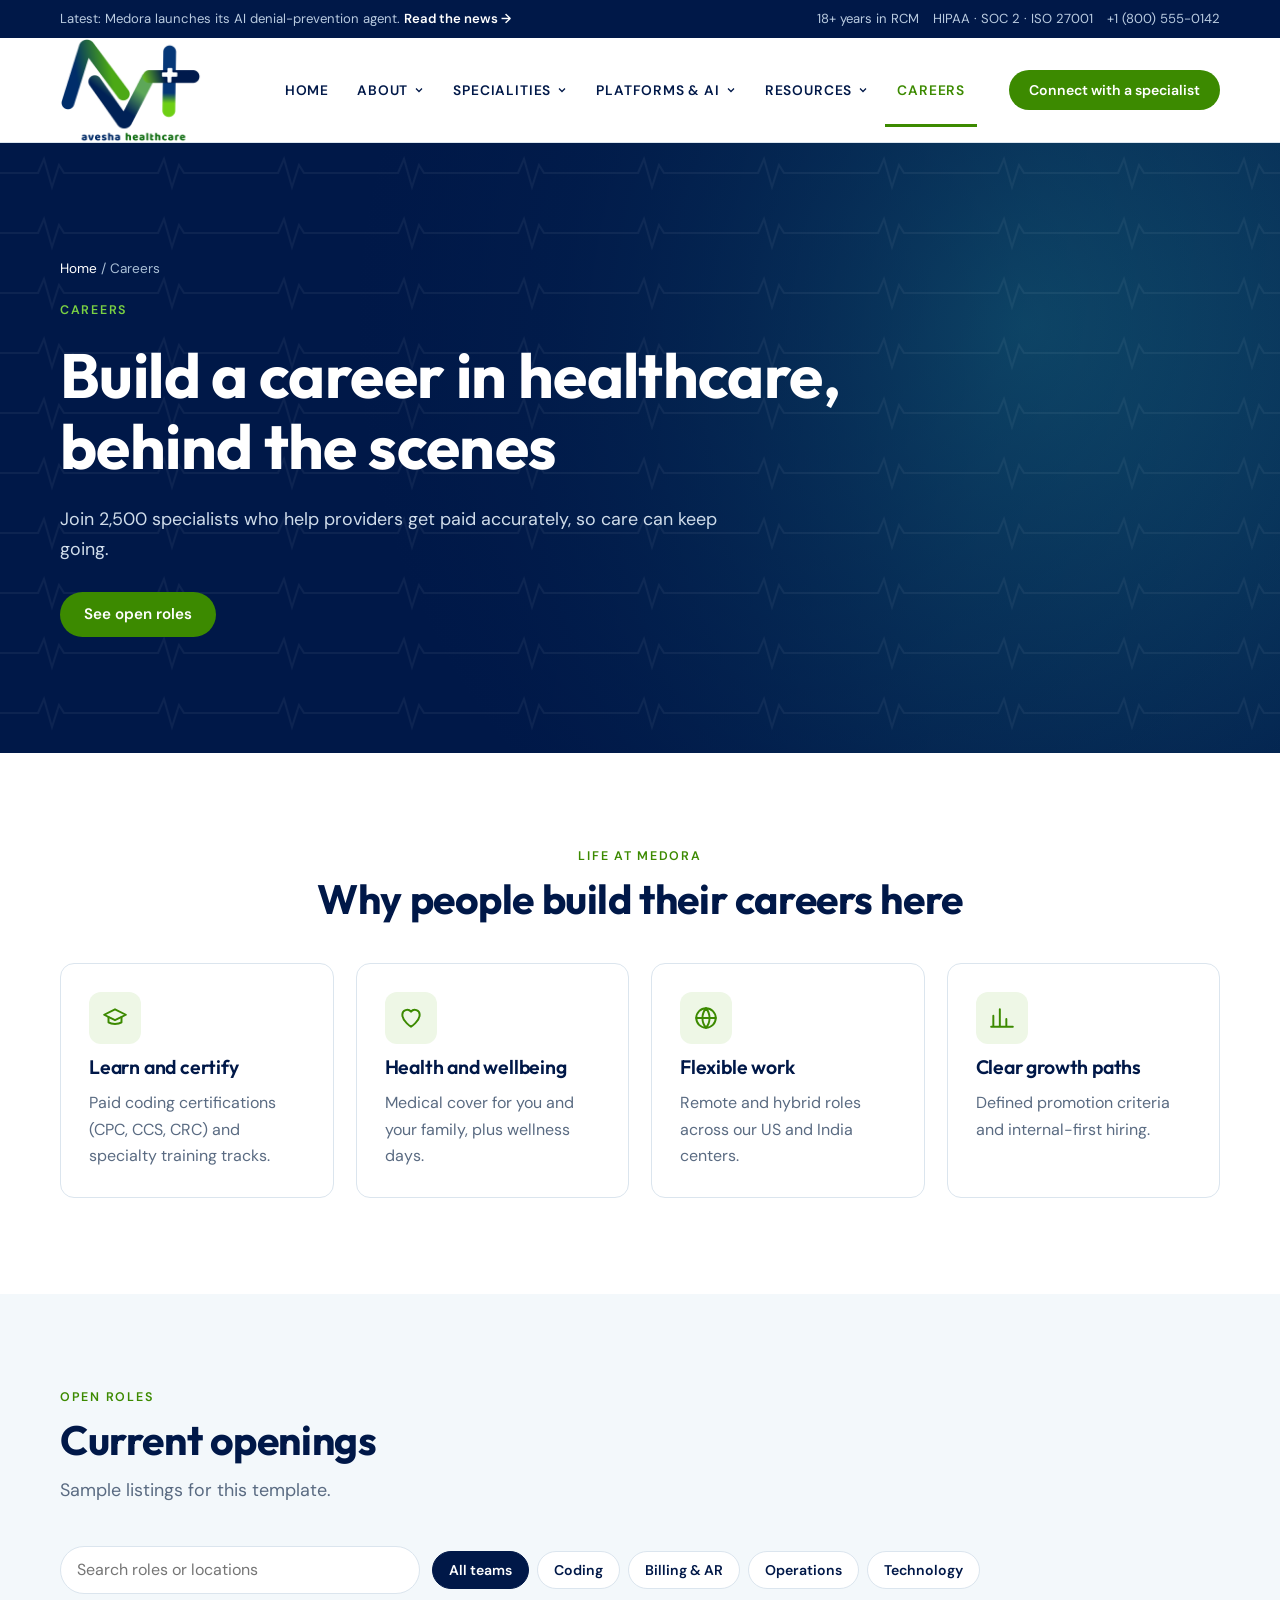
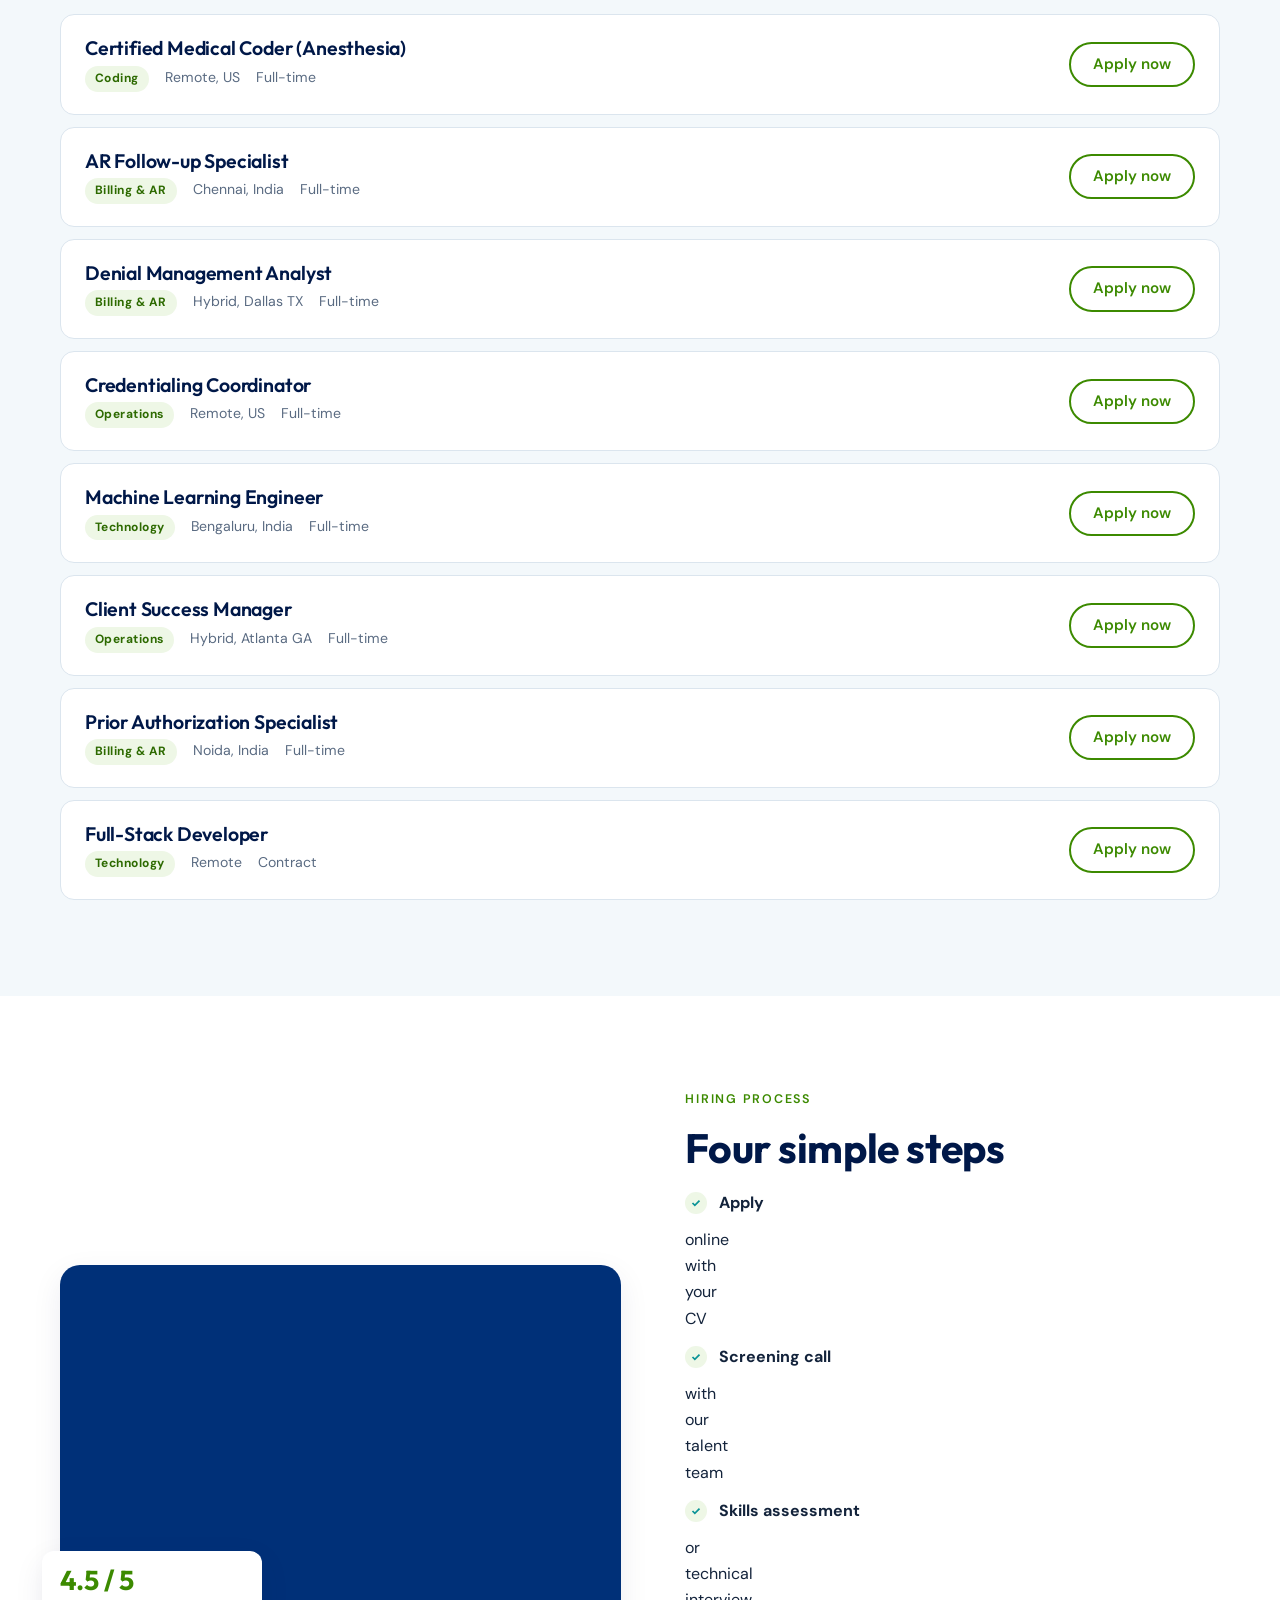
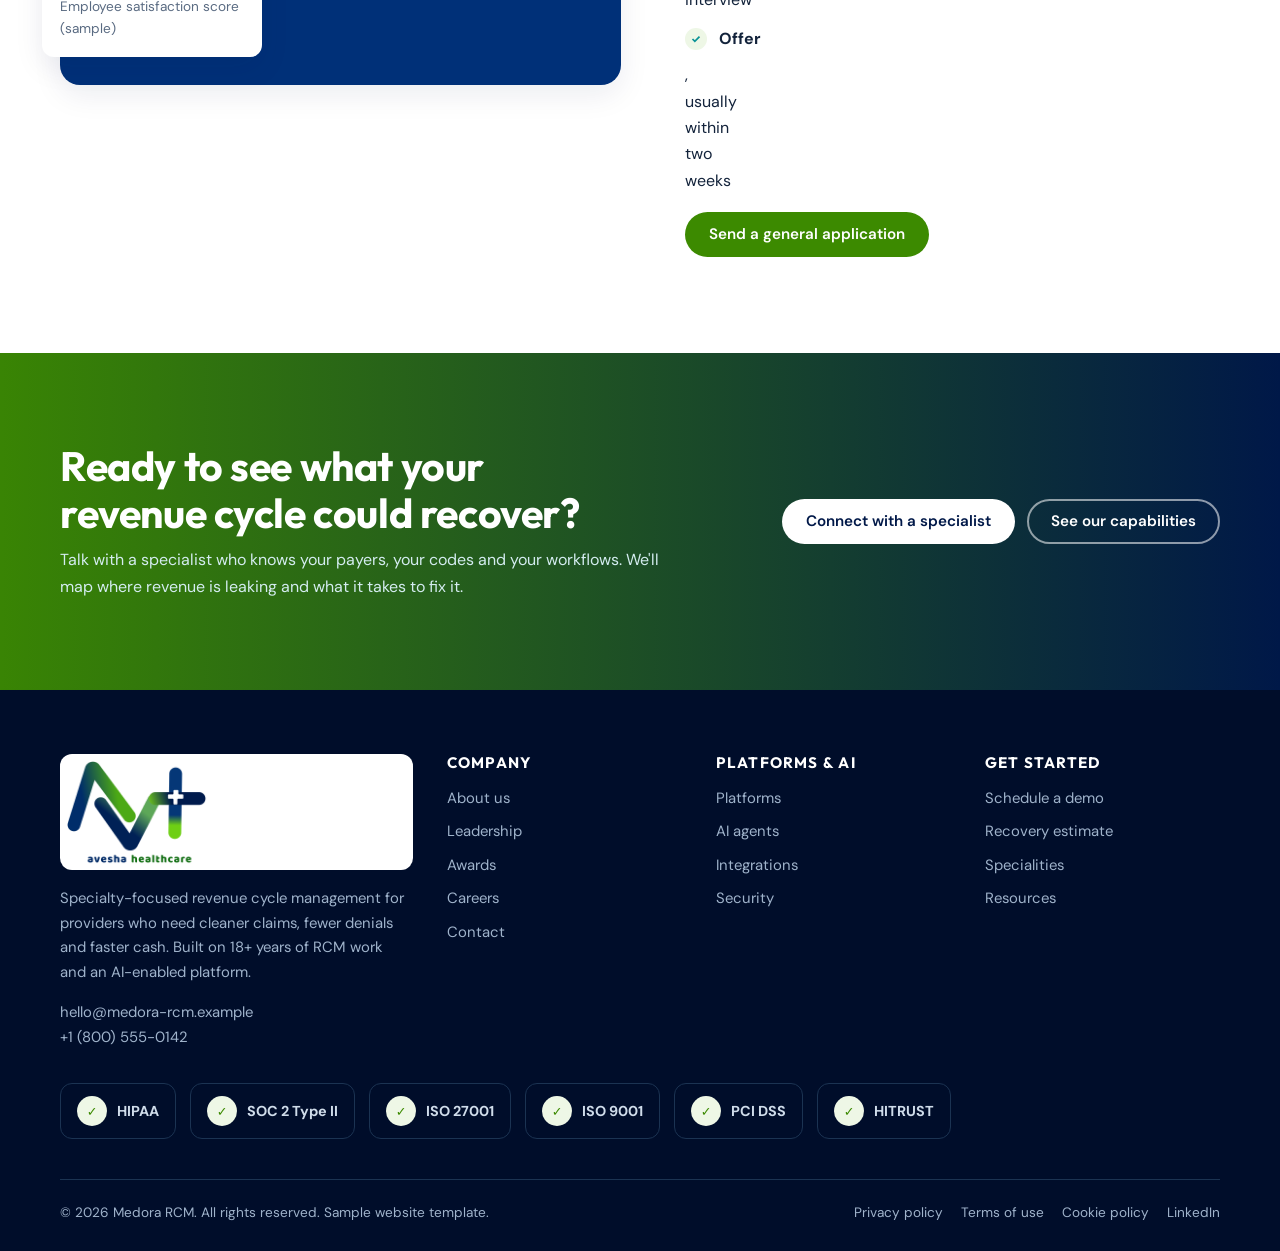
<file: careers.html>
<!doctype html>
<html lang="en">
<head>
<meta charset="utf-8">
<meta name="viewport" content="width=device-width,initial-scale=1,viewport-fit=cover">
<title>Careers | Medora RCM</title>
<meta name="description" content="Join Medora RCM: open roles in coding, billing, operations and technology.">
<link rel="preconnect" href="https://fonts.googleapis.com">
<link rel="preconnect" href="https://fonts.gstatic.com" crossorigin>
<link rel="stylesheet" href="https://fonts.googleapis.com/css2?family=DM+Sans:opsz,wght@9..40,400;9..40,500;9..40,600;9..40,700&family=Outfit:wght@500;600;700&display=swap">
<link rel="icon" href="assets/favicon.svg" type="image/svg+xml">
<link rel="stylesheet" href="assets/style.css">
</head>
<body>
<div class="topbar"><div class="wrap"><span>Latest: Medora launches its AI denial-prevention agent. <a href="resources.html?f=news#all">Read the news <span aria-hidden="true">→</span></a></span><span class="badges"><span>18+ years in RCM</span><span>HIPAA · SOC 2 · ISO 27001</span><span>+1 (800) 555-0142</span></span></div></div>
<header class="header"><div class="wrap"><a class="logo" href="index.html" aria-label="Avesha Healthcare home"><img src="assets/logo.png" alt="Avesha Healthcare" width="634" height="504" style="height:104px;width:auto;display:block"></a>
<nav class="nav" aria-label="Main"><div class="nav-item"><a class="nav-link" href="index.html">Home</a></div><div class="nav-item"><a class="nav-link" href="about.html" data-drop aria-haspopup="true">About<svg viewBox="0 0 24 24" fill="none" stroke="currentColor" stroke-width="2.5" aria-hidden="true"><path d="M6 9l6 6 6-6"/></svg></a><div class="drop"><a href="about.html#overview">Company overview</a><a href="about.html#journey">Our journey</a><a href="about.html#awards">Awards &amp; recognition</a><a href="about.html#leadership">Leadership</a></div></div><div class="nav-item"><a class="nav-link" href="specialties.html" data-drop aria-haspopup="true">Specialities<svg viewBox="0 0 24 24" fill="none" stroke="currentColor" stroke-width="2.5" aria-hidden="true"><path d="M6 9l6 6 6-6"/></svg></a><div class="drop"><a href="specialties.html#anesthesia">Anesthesia</a><a href="specialties.html#dme">DME &amp; HME</a><a href="specialties.html#eye">Eye care</a><a href="specialties.html#hospitals">Hospitals &amp; health systems</a><a href="specialties.html#practices">Practices &amp; ASCs</a><a href="specialties.html#rural">Rural health services</a><a href="specialties.html#partners">Channel partners</a><a href="specialties.html#services">Services: front to back end</a></div></div><div class="nav-item"><a class="nav-link" href="platforms.html" data-drop aria-haspopup="true">Platforms & AI<svg viewBox="0 0 24 24" fill="none" stroke="currentColor" stroke-width="2.5" aria-hidden="true"><path d="M6 9l6 6 6-6"/></svg></a><div class="drop"><a href="platforms.html#ai">AI capabilities</a><a href="platforms.html#agents">AI agents</a><a href="platforms.html#platforms">Platforms</a><a href="platforms.html#integrations">Integrations</a><a href="platforms.html#security">Security &amp; compliance</a></div></div><div class="nav-item"><a class="nav-link" href="resources.html" data-drop aria-haspopup="true">Resources<svg viewBox="0 0 24 24" fill="none" stroke="currentColor" stroke-width="2.5" aria-hidden="true"><path d="M6 9l6 6 6-6"/></svg></a><div class="drop"><a href="resources.html#all">All resources</a><a href="resources.html?f=article#all">Articles &amp; blogs</a><a href="resources.html?f=case#all">Case studies</a><a href="resources.html?f=news#all">News &amp; press</a><a href="resources.html?f=event#all">Upcoming events</a></div></div><div class="nav-item"><a class="nav-link" href="careers.html" aria-current="page">Careers</a></div><a class="btn btn-primary" href="#contact" data-modal="#contact-modal">Connect with a specialist</a></nav>
<a class="btn btn-primary" href="#contact" data-modal="#contact-modal">Connect with a specialist</a>
<button class="burger" aria-label="Open menu" aria-expanded="false"><svg viewBox="0 0 24 24" fill="none" stroke="currentColor" stroke-width="2"><path d="M4 7h16M4 12h16M4 17h16"/></svg></button>
</div></header>
<main>
<section class="hero page-hero" style="--hero-img:var(--img-careers)"><div class="wrap">
<p class="crumbs"><a href="index.html">Home</a> / Careers</p>
<p class="eyebrow" style="color:#7ad143">Careers</p><h1>Build a career in healthcare, behind the scenes</h1><p class="lead">Join 2,500 specialists who help providers get paid accurately, so care can keep going.</p><div class="ctas"><a class="btn btn-primary" href="#openings">See open roles</a></div>
</div></section>
<section class="section"><div class="wrap">
<div class="sec-head center"><p class="eyebrow">Life at Medora</p><h2>Why people build their careers here</h2></div>
<div class="grid g4">
<article class="card reveal"><div class="icon"><svg viewBox="0 0 24 24" fill="none" stroke="currentColor" stroke-width="1.8" stroke-linecap="round" stroke-linejoin="round" aria-hidden="true"><path d="M2 9l10-5 10 5-10 5z"/><path d="M6 11v5c3 2 9 2 12 0v-5"/></svg></div><h3>Learn and certify</h3><p>Paid coding certifications (CPC, CCS, CRC) and specialty training tracks.</p></article>
<article class="card reveal"><div class="icon"><svg viewBox="0 0 24 24" fill="none" stroke="currentColor" stroke-width="1.8" stroke-linecap="round" stroke-linejoin="round" aria-hidden="true"><path d="M12 20s-8-5-8-11a4.5 4.5 0 0 1 8-2.8A4.5 4.5 0 0 1 20 9c0 6-8 11-8 11z"/></svg></div><h3>Health and wellbeing</h3><p>Medical cover for you and your family, plus wellness days.</p></article>
<article class="card reveal"><div class="icon"><svg viewBox="0 0 24 24" fill="none" stroke="currentColor" stroke-width="1.8" stroke-linecap="round" stroke-linejoin="round" aria-hidden="true"><circle cx="12" cy="12" r="9"/><path d="M3 12h18M12 3a14 14 0 0 1 0 18M12 3a14 14 0 0 0 0 18"/></svg></div><h3>Flexible work</h3><p>Remote and hybrid roles across our US and India centers.</p></article>
<article class="card reveal"><div class="icon"><svg viewBox="0 0 24 24" fill="none" stroke="currentColor" stroke-width="1.8" stroke-linecap="round" stroke-linejoin="round" aria-hidden="true"><path d="M4 20V10M10 20V4M16 20v-7M22 20H2"/></svg></div><h3>Clear growth paths</h3><p>Defined promotion criteria and internal-first hiring.</p></article>
</div></div></section>
<section class="section alt" id="openings" style="scroll-margin-top:90px"><div class="wrap">
<div class="sec-head"><p class="eyebrow">Open roles</p><h2>Current openings</h2><p class="lead">Sample listings for this template.</p></div>
<div class="row" style="display:flex;gap:12px;flex-wrap:wrap;align-items:center;margin-bottom:20px"><input type="search" id="job-search" placeholder="Search roles or locations" aria-label="Search roles" style="font:inherit;border:1px solid var(--line);border-radius:999px;padding:10px 16px;min-width:0;flex:1 1 240px;max-width:360px">
<div class="filters" data-filter-group="#jobs" role="group" aria-label="Filter by team" style="margin:0"><button class="chip" data-f="all" aria-pressed="true">All teams</button><button class="chip" data-f="coding" aria-pressed="false">Coding</button><button class="chip" data-f="billing" aria-pressed="false">Billing &amp; AR</button><button class="chip" data-f="ops" aria-pressed="false">Operations</button><button class="chip" data-f="tech" aria-pressed="false">Technology</button></div></div>
<div id="jobs"><article class="job" data-cat="coding"><div style="display:grid;gap:6px"><h3>Certified Medical Coder (Anesthesia)</h3><div class="meta"><span class="pill">Coding</span><span>Remote, US</span><span>Full-time</span></div></div><a class="btn btn-outline" href="#apply" data-modal="#apply-modal" data-role="Certified Medical Coder (Anesthesia)">Apply now</a></article><article class="job" data-cat="billing"><div style="display:grid;gap:6px"><h3>AR Follow-up Specialist</h3><div class="meta"><span class="pill">Billing & AR</span><span>Chennai, India</span><span>Full-time</span></div></div><a class="btn btn-outline" href="#apply" data-modal="#apply-modal" data-role="AR Follow-up Specialist">Apply now</a></article><article class="job" data-cat="billing"><div style="display:grid;gap:6px"><h3>Denial Management Analyst</h3><div class="meta"><span class="pill">Billing & AR</span><span>Hybrid, Dallas TX</span><span>Full-time</span></div></div><a class="btn btn-outline" href="#apply" data-modal="#apply-modal" data-role="Denial Management Analyst">Apply now</a></article><article class="job" data-cat="ops"><div style="display:grid;gap:6px"><h3>Credentialing Coordinator</h3><div class="meta"><span class="pill">Operations</span><span>Remote, US</span><span>Full-time</span></div></div><a class="btn btn-outline" href="#apply" data-modal="#apply-modal" data-role="Credentialing Coordinator">Apply now</a></article><article class="job" data-cat="tech"><div style="display:grid;gap:6px"><h3>Machine Learning Engineer</h3><div class="meta"><span class="pill">Technology</span><span>Bengaluru, India</span><span>Full-time</span></div></div><a class="btn btn-outline" href="#apply" data-modal="#apply-modal" data-role="Machine Learning Engineer">Apply now</a></article><article class="job" data-cat="ops"><div style="display:grid;gap:6px"><h3>Client Success Manager</h3><div class="meta"><span class="pill">Operations</span><span>Hybrid, Atlanta GA</span><span>Full-time</span></div></div><a class="btn btn-outline" href="#apply" data-modal="#apply-modal" data-role="Client Success Manager">Apply now</a></article><article class="job" data-cat="billing"><div style="display:grid;gap:6px"><h3>Prior Authorization Specialist</h3><div class="meta"><span class="pill">Billing & AR</span><span>Noida, India</span><span>Full-time</span></div></div><a class="btn btn-outline" href="#apply" data-modal="#apply-modal" data-role="Prior Authorization Specialist">Apply now</a></article><article class="job" data-cat="tech"><div style="display:grid;gap:6px"><h3>Full-Stack Developer</h3><div class="meta"><span class="pill">Technology</span><span>Remote</span><span>Contract</span></div></div><a class="btn btn-outline" href="#apply" data-modal="#apply-modal" data-role="Full-Stack Developer">Apply now</a></article></div>
<p data-empty hidden style="color:var(--muted)">No roles in this team right now. Send us your CV anyway.</p>
</div></section>
<section class="section"><div class="wrap split">
<div class="split-img reveal" style="background-image:var(--img-about)"><div class="float"><b>4.5 / 5</b><span>Employee satisfaction score (sample)</span></div></div>
<div style="display:grid;gap:18px"><p class="eyebrow">Hiring process</p><h2>Four simple steps</h2>
<ul class="checks"><li><b>Apply</b> online with your CV</li><li><b>Screening call</b> with our talent team</li><li><b>Skills assessment</b> or technical interview</li><li><b>Offer</b>, usually within two weeks</li></ul>
<a class="btn btn-primary" href="#apply" data-modal="#apply-modal" style="justify-self:start">Send a general application</a></div>
</div></section>
<div class="modal" id="apply-modal" role="dialog" aria-modal="true" aria-labelledby="ap-title"><div class="modal-box"><button class="modal-x" aria-label="Close">×</button><p class="eyebrow">Careers</p><h2 id="ap-title" style="font-size:1.6rem;margin:6px 0 16px">Apply to Medora</h2>
<form class="form" data-ok="Application received. Our talent team will reply within 5 working days.">
<div class="two"><label>Full name<input name="name" required></label><label>Email<input type="email" name="email" required></label></div>
<div class="two"><label>Phone<input type="tel" name="phone"></label><label>Role<select name="role"><option>General application</option><option>Certified Medical Coder (Anesthesia)</option><option>AR Follow-up Specialist</option><option>Denial Management Analyst</option><option>Credentialing Coordinator</option><option>Machine Learning Engineer</option><option>Client Success Manager</option><option>Prior Authorization Specialist</option><option>Full-Stack Developer</option></select></label></div>
<label>CV / resume<input type="file" name="cv" accept=".pdf,.doc,.docx"></label>
<label>Cover note<textarea name="note" rows="3"></textarea></label>
<button class="btn btn-primary" type="submit">Submit application</button><p class="form-ok" role="status"></p></form></div></div>
</main>
<section class="cta-band"><div class="wrap"><div><h2>Ready to see what your revenue cycle could recover?</h2><p>Talk with a specialist who knows your payers, your codes and your workflows. We'll map where revenue is leaking and what it takes to fix it.</p></div><div class="row" style="display:flex;gap:12px;flex-wrap:wrap"><a class="btn btn-light" href="#contact" data-modal="#contact-modal">Connect with a specialist</a><a class="btn btn-ghost" href="specialties.html#services">See our capabilities</a></div></div></section>
<footer class="footer"><div class="wrap">
<div class="foot-grid">
 <div style="display:grid;gap:16px;align-content:start"><a class="logo" href="index.html" aria-label="Avesha Healthcare home" style="background:#fff;border-radius:12px;padding:6px;display:inline-block"><img src="assets/logo.png" alt="Avesha Healthcare" width="634" height="504" style="height:104px;width:auto;display:block"></a><p>Specialty-focused revenue cycle management for providers who need cleaner claims, fewer denials and faster cash. Built on 18+ years of RCM work and an AI-enabled platform.</p><p>hello@medora-rcm.example<br>+1 (800) 555-0142</p></div>
 <div><h4>Company</h4><ul><li><a href="about.html">About us</a></li><li><a href="about.html#leadership">Leadership</a></li><li><a href="about.html#awards">Awards</a></li><li><a href="careers.html">Careers</a></li><li><a href="#contact" data-modal="#contact-modal">Contact</a></li></ul></div>
 <div><h4>Platforms &amp; AI</h4><ul><li><a href="platforms.html#platforms">Platforms</a></li><li><a href="platforms.html#agents">AI agents</a></li><li><a href="platforms.html#integrations">Integrations</a></li><li><a href="platforms.html#security">Security</a></li></ul></div>
 <div><h4>Get started</h4><ul><li><a href="#contact" data-modal="#contact-modal">Schedule a demo</a></li><li><a href="index.html#calculator">Recovery estimate</a></li><li><a href="specialties.html">Specialities</a></li><li><a href="resources.html">Resources</a></li></ul></div>
</div>
<div class="badges-row" style="margin-top:34px"><span class="cert" style="background:transparent;border-color:#1b3352;color:#cfdcea"><i>✓</i>HIPAA</span><span class="cert" style="background:transparent;border-color:#1b3352;color:#cfdcea"><i>✓</i>SOC 2 Type II</span><span class="cert" style="background:transparent;border-color:#1b3352;color:#cfdcea"><i>✓</i>ISO 27001</span><span class="cert" style="background:transparent;border-color:#1b3352;color:#cfdcea"><i>✓</i>ISO 9001</span><span class="cert" style="background:transparent;border-color:#1b3352;color:#cfdcea"><i>✓</i>PCI DSS</span><span class="cert" style="background:transparent;border-color:#1b3352;color:#cfdcea"><i>✓</i>HITRUST</span></div>
<div class="foot-bottom"><span>© <span id="yr">2026</span> Medora RCM. All rights reserved. Sample website template.</span><nav><a href="#">Privacy policy</a><a href="#">Terms of use</a><a href="#">Cookie policy</a><a href="#">LinkedIn</a></nav></div>
</div></footer>
<div class="modal" id="contact-modal" role="dialog" aria-modal="true" aria-labelledby="cm-title"><div class="modal-box"><button class="modal-x" aria-label="Close">×</button><p class="eyebrow">Free consultation</p><h2 id="cm-title" style="font-size:1.6rem;margin:6px 0 16px">Connect with a specialist</h2><form class="form" data-ok="Thank you. A revenue cycle specialist will contact you within one business day.">
<div class="two"><label>Full name<input name="name" required autocomplete="name"></label><label>Work email<input type="email" name="email" required autocomplete="email"></label></div>
<div class="two"><label>Organization<input name="org" required autocomplete="organization"></label><label>Phone<input type="tel" name="phone" autocomplete="tel"></label></div>
<label>Specialty<select name="specialty"><option>Anesthesia</option><option>DME &amp; HME</option><option>Eye care</option><option>Hospital or health system</option><option>Physician practice or ASC</option><option>Rural health</option><option>Other</option></select></label>
<label>How can we help?<textarea name="msg" rows="3" placeholder="Denials, A/R backlog, credentialing, a full RCM partnership…"></textarea></label>
<button class="btn btn-primary" type="submit">Request a consultation <span aria-hidden="true">→</span></button>
<p class="form-ok" role="status"></p>
</form></div></div>
<button class="to-top" aria-label="Back to top">↑</button>
<script src="assets/script.js"></script>
</body>
</html>
</file>
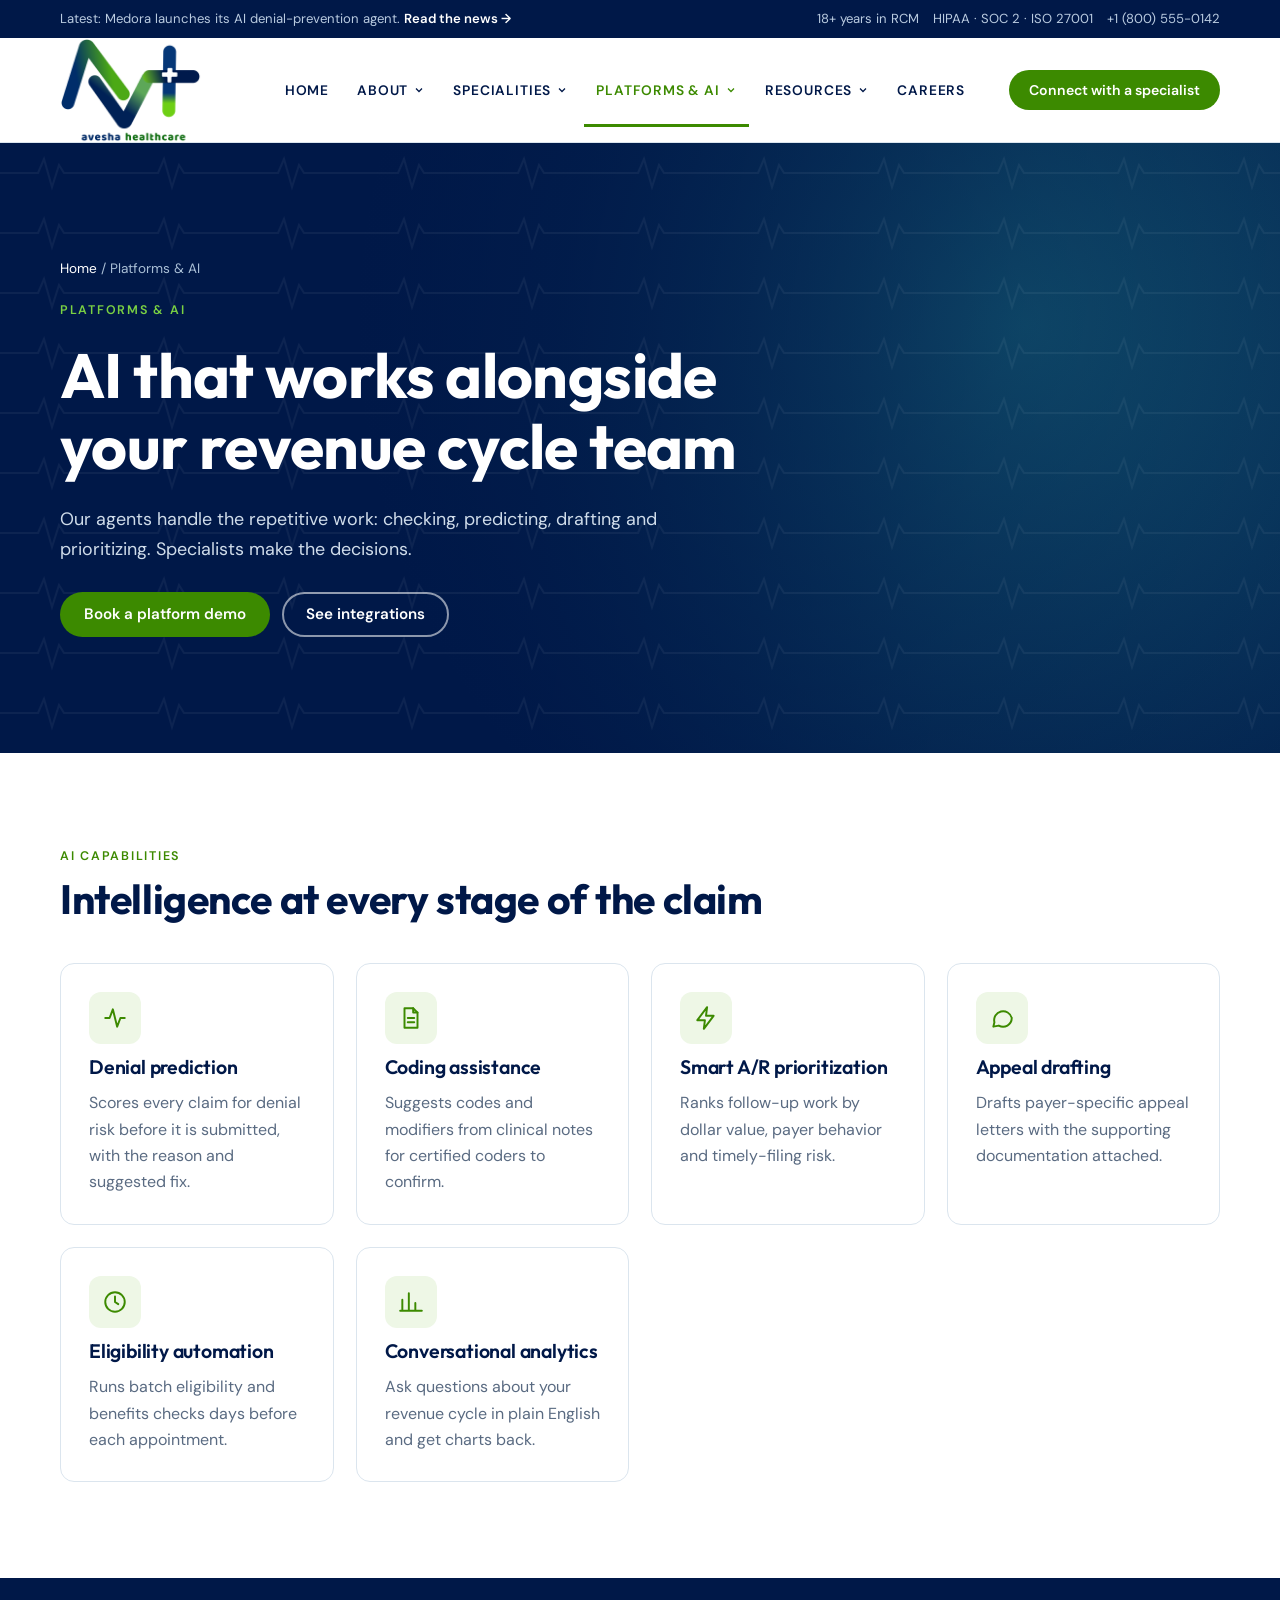
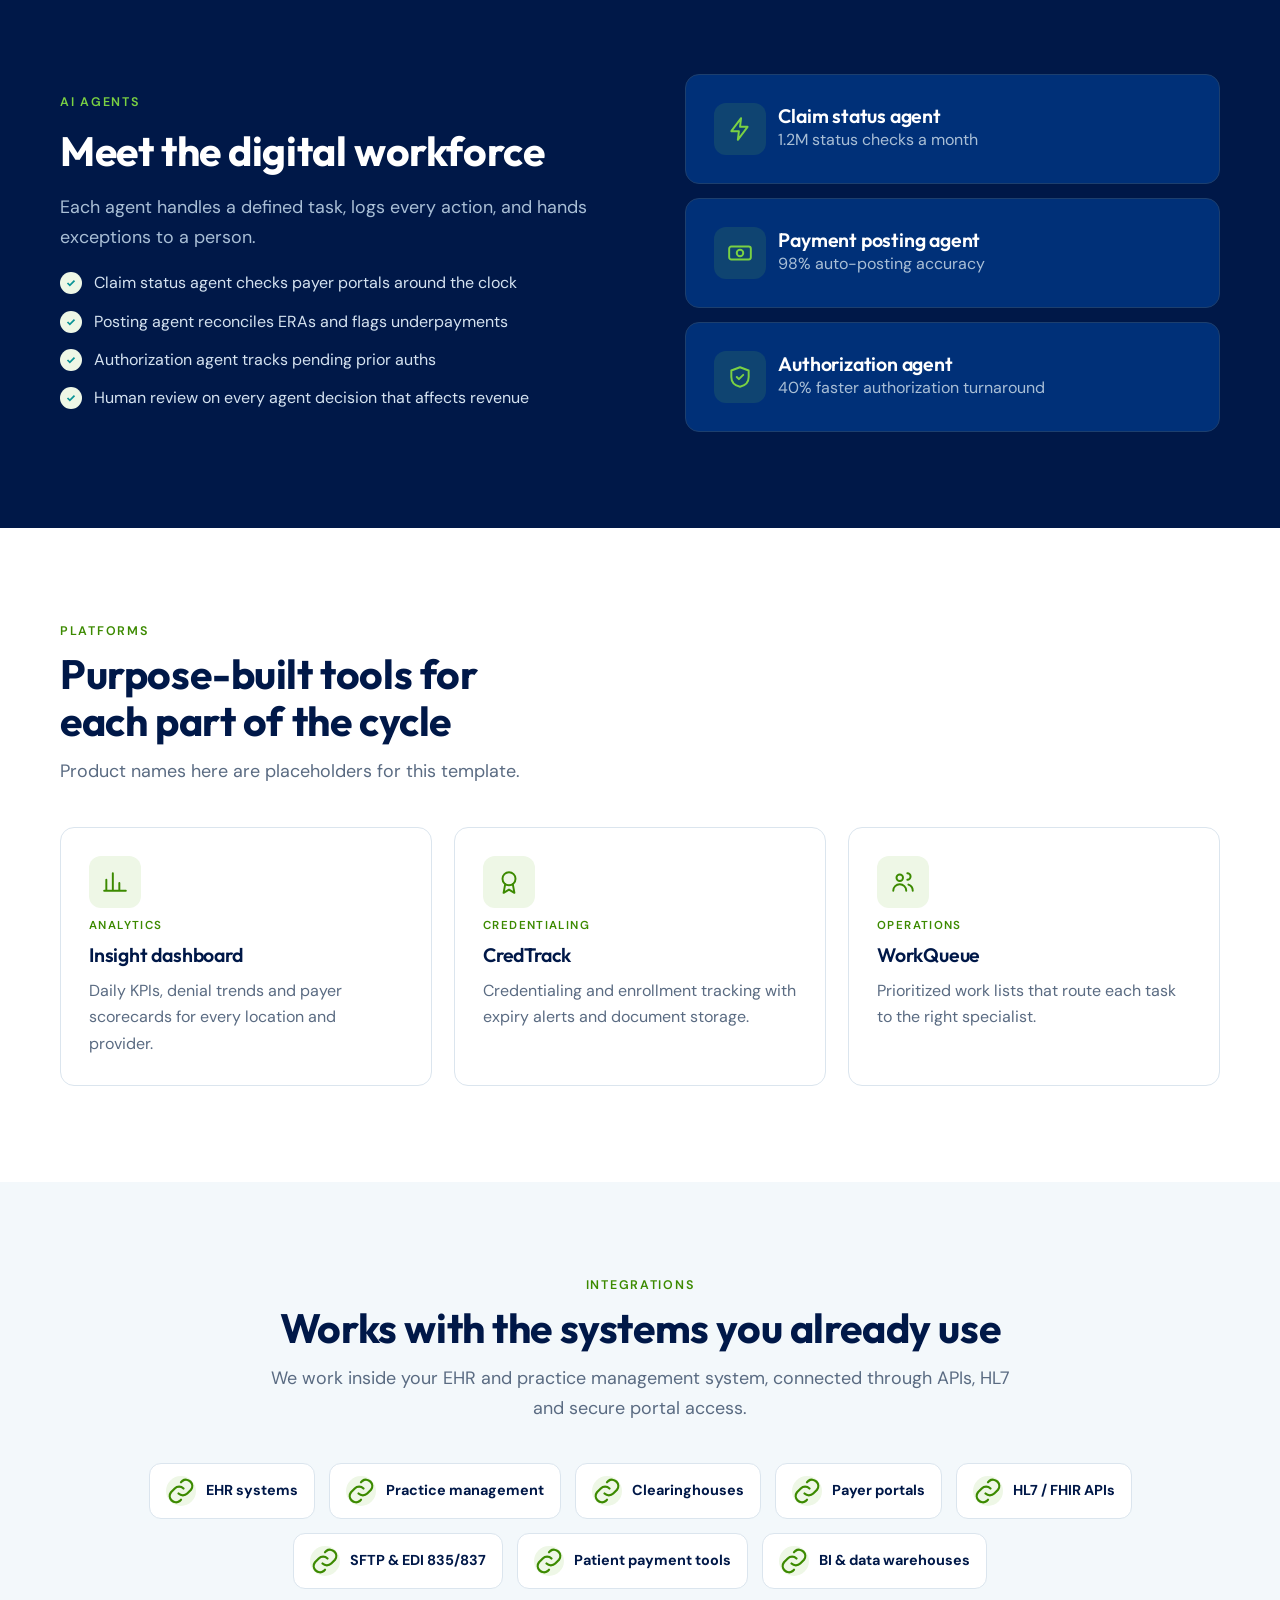
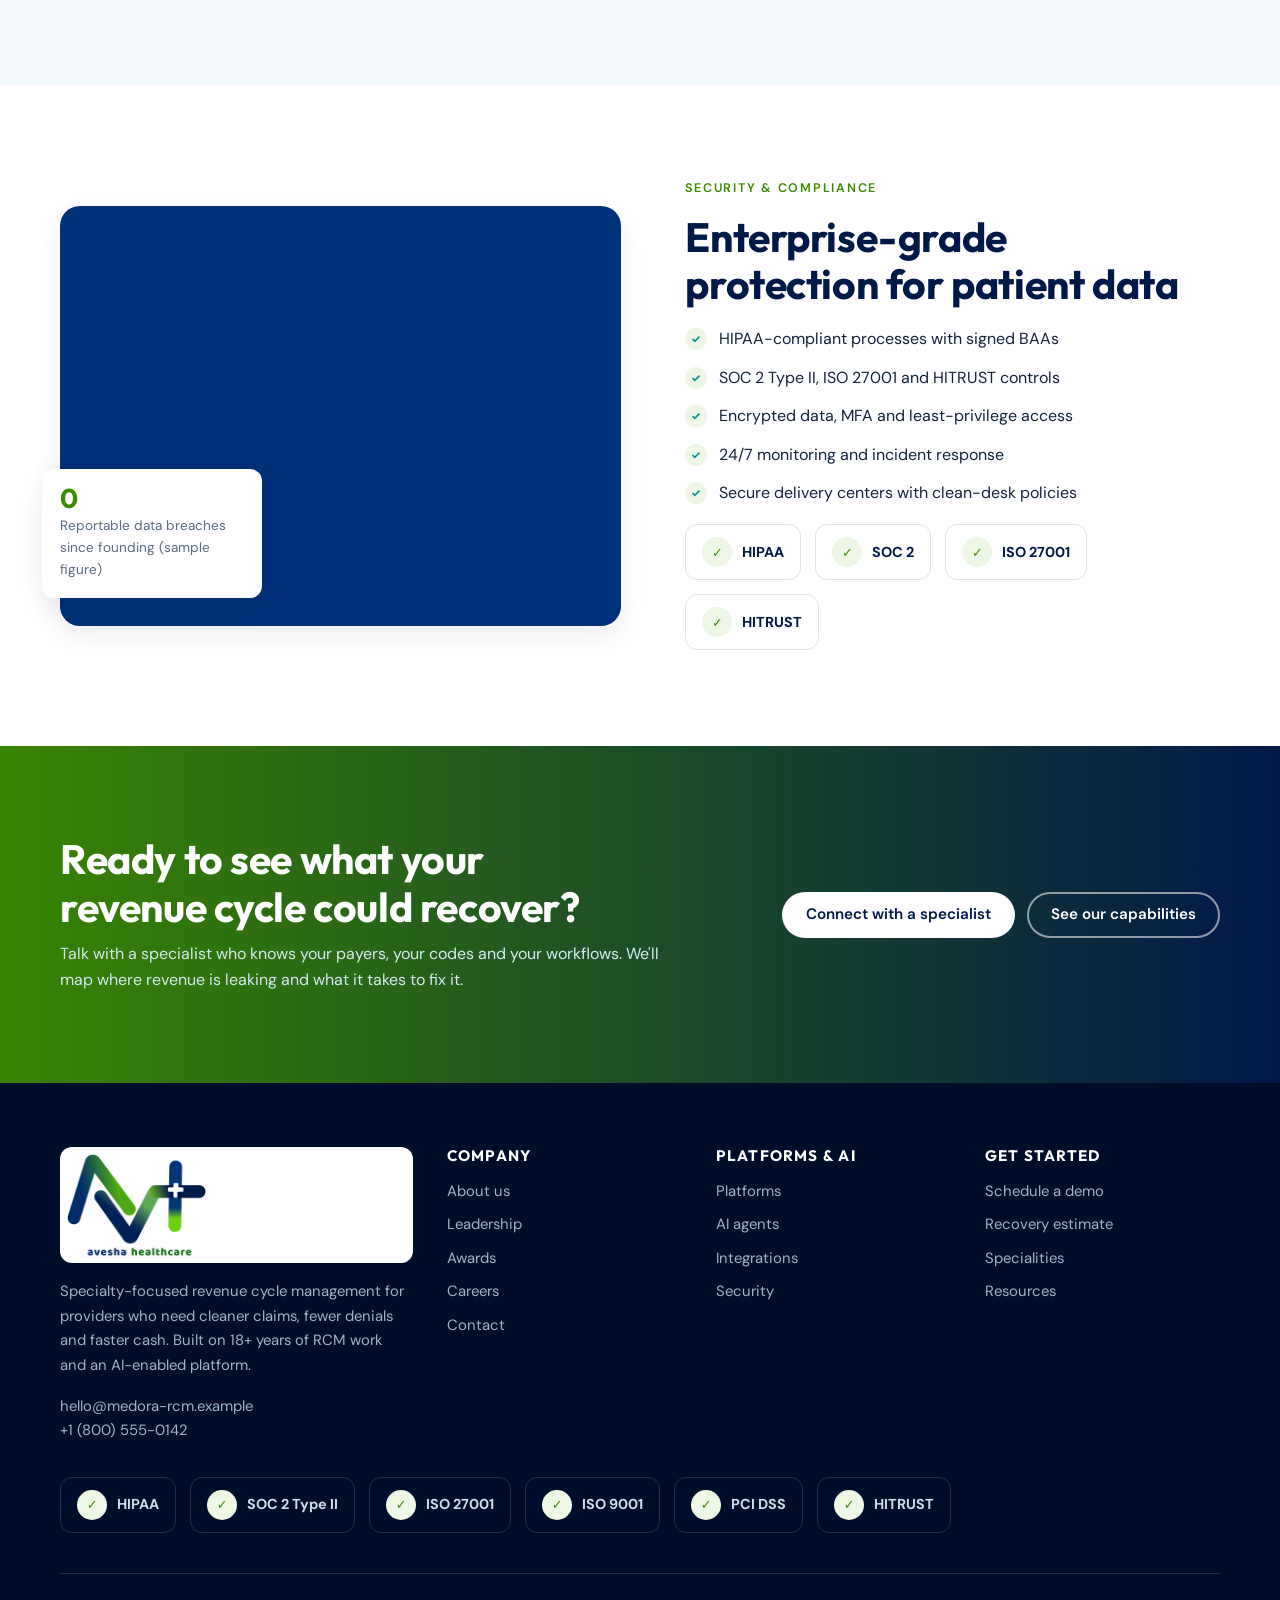
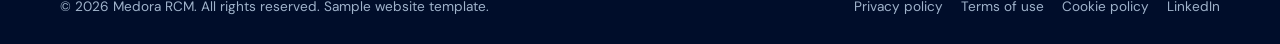
<file: platforms.html>
<!doctype html>
<html lang="en">
<head>
<meta charset="utf-8">
<meta name="viewport" content="width=device-width,initial-scale=1,viewport-fit=cover">
<title>Platforms & AI | Medora RCM</title>
<meta name="description" content="AI agents, RCM platforms, integrations and security behind Medora RCM.">
<link rel="preconnect" href="https://fonts.googleapis.com">
<link rel="preconnect" href="https://fonts.gstatic.com" crossorigin>
<link rel="stylesheet" href="https://fonts.googleapis.com/css2?family=DM+Sans:opsz,wght@9..40,400;9..40,500;9..40,600;9..40,700&family=Outfit:wght@500;600;700&display=swap">
<link rel="icon" href="assets/favicon.svg" type="image/svg+xml">
<link rel="stylesheet" href="assets/style.css">
</head>
<body>
<div class="topbar"><div class="wrap"><span>Latest: Medora launches its AI denial-prevention agent. <a href="resources.html?f=news#all">Read the news <span aria-hidden="true">→</span></a></span><span class="badges"><span>18+ years in RCM</span><span>HIPAA · SOC 2 · ISO 27001</span><span>+1 (800) 555-0142</span></span></div></div>
<header class="header"><div class="wrap"><a class="logo" href="index.html" aria-label="Avesha Healthcare home"><img src="assets/logo.png" alt="Avesha Healthcare" width="634" height="504" style="height:104px;width:auto;display:block"></a>
<nav class="nav" aria-label="Main"><div class="nav-item"><a class="nav-link" href="index.html">Home</a></div><div class="nav-item"><a class="nav-link" href="about.html" data-drop aria-haspopup="true">About<svg viewBox="0 0 24 24" fill="none" stroke="currentColor" stroke-width="2.5" aria-hidden="true"><path d="M6 9l6 6 6-6"/></svg></a><div class="drop"><a href="about.html#overview">Company overview</a><a href="about.html#journey">Our journey</a><a href="about.html#awards">Awards &amp; recognition</a><a href="about.html#leadership">Leadership</a></div></div><div class="nav-item"><a class="nav-link" href="specialties.html" data-drop aria-haspopup="true">Specialities<svg viewBox="0 0 24 24" fill="none" stroke="currentColor" stroke-width="2.5" aria-hidden="true"><path d="M6 9l6 6 6-6"/></svg></a><div class="drop"><a href="specialties.html#anesthesia">Anesthesia</a><a href="specialties.html#dme">DME &amp; HME</a><a href="specialties.html#eye">Eye care</a><a href="specialties.html#hospitals">Hospitals &amp; health systems</a><a href="specialties.html#practices">Practices &amp; ASCs</a><a href="specialties.html#rural">Rural health services</a><a href="specialties.html#partners">Channel partners</a><a href="specialties.html#services">Services: front to back end</a></div></div><div class="nav-item"><a class="nav-link" href="platforms.html" data-drop aria-haspopup="true" aria-current="page">Platforms & AI<svg viewBox="0 0 24 24" fill="none" stroke="currentColor" stroke-width="2.5" aria-hidden="true"><path d="M6 9l6 6 6-6"/></svg></a><div class="drop"><a href="platforms.html#ai">AI capabilities</a><a href="platforms.html#agents">AI agents</a><a href="platforms.html#platforms">Platforms</a><a href="platforms.html#integrations">Integrations</a><a href="platforms.html#security">Security &amp; compliance</a></div></div><div class="nav-item"><a class="nav-link" href="resources.html" data-drop aria-haspopup="true">Resources<svg viewBox="0 0 24 24" fill="none" stroke="currentColor" stroke-width="2.5" aria-hidden="true"><path d="M6 9l6 6 6-6"/></svg></a><div class="drop"><a href="resources.html#all">All resources</a><a href="resources.html?f=article#all">Articles &amp; blogs</a><a href="resources.html?f=case#all">Case studies</a><a href="resources.html?f=news#all">News &amp; press</a><a href="resources.html?f=event#all">Upcoming events</a></div></div><div class="nav-item"><a class="nav-link" href="careers.html">Careers</a></div><a class="btn btn-primary" href="#contact" data-modal="#contact-modal">Connect with a specialist</a></nav>
<a class="btn btn-primary" href="#contact" data-modal="#contact-modal">Connect with a specialist</a>
<button class="burger" aria-label="Open menu" aria-expanded="false"><svg viewBox="0 0 24 24" fill="none" stroke="currentColor" stroke-width="2"><path d="M4 7h16M4 12h16M4 17h16"/></svg></button>
</div></header>
<main>
<section class="hero page-hero" style="--hero-img:var(--img-platform)"><div class="wrap">
<p class="crumbs"><a href="index.html">Home</a> / Platforms &amp; AI</p>
<p class="eyebrow" style="color:#7ad143">Platforms & AI</p><h1>AI that works alongside your revenue cycle team</h1><p class="lead">Our agents handle the repetitive work: checking, predicting, drafting and prioritizing. Specialists make the decisions.</p><div class="ctas"><a class="btn btn-primary" href="#contact" data-modal="#contact-modal">Book a platform demo</a><a class="btn btn-ghost" href="#integrations">See integrations</a></div>
</div></section>
<section class="section" id="ai"><div class="wrap">
<div class="sec-head"><p class="eyebrow">AI capabilities</p><h2>Intelligence at every stage of the claim</h2></div>
<div class="grid g3">
<article class="card reveal"><div class="icon"><svg viewBox="0 0 24 24" fill="none" stroke="currentColor" stroke-width="1.8" stroke-linecap="round" stroke-linejoin="round" aria-hidden="true"><path d="M3 12h4l3-8 4 16 3-8h4"/></svg></div><h3>Denial prediction</h3><p>Scores every claim for denial risk before it is submitted, with the reason and suggested fix.</p></article>
<article class="card reveal"><div class="icon"><svg viewBox="0 0 24 24" fill="none" stroke="currentColor" stroke-width="1.8" stroke-linecap="round" stroke-linejoin="round" aria-hidden="true"><path d="M14 3H6v18h12V7z"/><path d="M14 3v4h4M9 12h6M9 16h6"/></svg></div><h3>Coding assistance</h3><p>Suggests codes and modifiers from clinical notes for certified coders to confirm.</p></article>
<article class="card reveal"><div class="icon"><svg viewBox="0 0 24 24" fill="none" stroke="currentColor" stroke-width="1.8" stroke-linecap="round" stroke-linejoin="round" aria-hidden="true"><path d="M13 2L4 14h7l-1 8 9-12h-7z"/></svg></div><h3>Smart A/R prioritization</h3><p>Ranks follow-up work by dollar value, payer behavior and timely-filing risk.</p></article>
<article class="card reveal"><div class="icon"><svg viewBox="0 0 24 24" fill="none" stroke="currentColor" stroke-width="1.8" stroke-linecap="round" stroke-linejoin="round" aria-hidden="true"><path d="M21 12a8 8 0 0 1-12 7l-5 1 1-4a8 8 0 1 1 16-4z"/></svg></div><h3>Appeal drafting</h3><p>Drafts payer-specific appeal letters with the supporting documentation attached.</p></article>
<article class="card reveal"><div class="icon"><svg viewBox="0 0 24 24" fill="none" stroke="currentColor" stroke-width="1.8" stroke-linecap="round" stroke-linejoin="round" aria-hidden="true"><circle cx="12" cy="12" r="9"/><path d="M12 7v5l3 2"/></svg></div><h3>Eligibility automation</h3><p>Runs batch eligibility and benefits checks days before each appointment.</p></article>
<article class="card reveal"><div class="icon"><svg viewBox="0 0 24 24" fill="none" stroke="currentColor" stroke-width="1.8" stroke-linecap="round" stroke-linejoin="round" aria-hidden="true"><path d="M4 20V10M10 20V4M16 20v-7M22 20H2"/></svg></div><h3>Conversational analytics</h3><p>Ask questions about your revenue cycle in plain English and get charts back.</p></article>
</div></div></section>

<section class="section dark" id="agents"><div class="wrap split">
<div style="display:grid;gap:18px"><p class="eyebrow" style="color:#7ad143">AI agents</p><h2>Meet the digital workforce</h2><p class="lead">Each agent handles a defined task, logs every action, and hands exceptions to a person.</p>
<ul class="checks" style="color:#d4e2f0"><li>Claim status agent checks payer portals around the clock</li><li>Posting agent reconciles ERAs and flags underpayments</li><li>Authorization agent tracks pending prior auths</li><li>Human review on every agent decision that affects revenue</li></ul></div>
<div class="grid" style="gap:14px">
<div class="card reveal" style="grid-template-columns:52px 1fr;align-items:center"><div class="icon"><svg viewBox="0 0 24 24" fill="none" stroke="currentColor" stroke-width="1.8" stroke-linecap="round" stroke-linejoin="round" aria-hidden="true"><path d="M13 2L4 14h7l-1 8 9-12h-7z"/></svg></div><div><h3>Claim status agent</h3><p>1.2M status checks a month</p></div></div><div class="card reveal" style="grid-template-columns:52px 1fr;align-items:center"><div class="icon"><svg viewBox="0 0 24 24" fill="none" stroke="currentColor" stroke-width="1.8" stroke-linecap="round" stroke-linejoin="round" aria-hidden="true"><rect x="2" y="6" width="20" height="12" rx="2"/><circle cx="12" cy="12" r="3"/></svg></div><div><h3>Payment posting agent</h3><p>98% auto-posting accuracy</p></div></div><div class="card reveal" style="grid-template-columns:52px 1fr;align-items:center"><div class="icon"><svg viewBox="0 0 24 24" fill="none" stroke="currentColor" stroke-width="1.8" stroke-linecap="round" stroke-linejoin="round" aria-hidden="true"><path d="M12 3l8 3v6c0 5-3.5 8-8 9-4.5-1-8-4-8-9V6z"/><path d="M9 12l2 2 4-4"/></svg></div><div><h3>Authorization agent</h3><p>40% faster authorization turnaround</p></div></div>
</div></div></section>

<section class="section" id="platforms"><div class="wrap">
<div class="sec-head"><p class="eyebrow">Platforms</p><h2>Purpose-built tools for each part of the cycle</h2><p class="lead">Product names here are placeholders for this template.</p></div>
<div class="grid g3">
<article class="card reveal"><div class="icon"><svg viewBox="0 0 24 24" fill="none" stroke="currentColor" stroke-width="1.8" stroke-linecap="round" stroke-linejoin="round" aria-hidden="true"><path d="M4 20V10M10 20V4M16 20v-7M22 20H2"/></svg></div><span class="tag">Analytics</span><h3>Insight dashboard</h3><p>Daily KPIs, denial trends and payer scorecards for every location and provider.</p></article>
<article class="card reveal"><div class="icon"><svg viewBox="0 0 24 24" fill="none" stroke="currentColor" stroke-width="1.8" stroke-linecap="round" stroke-linejoin="round" aria-hidden="true"><circle cx="12" cy="9" r="6"/><path d="M8.5 14L7 22l5-3 5 3-1.5-8"/></svg></div><span class="tag">Credentialing</span><h3>CredTrack</h3><p>Credentialing and enrollment tracking with expiry alerts and document storage.</p></article>
<article class="card reveal"><div class="icon"><svg viewBox="0 0 24 24" fill="none" stroke="currentColor" stroke-width="1.8" stroke-linecap="round" stroke-linejoin="round" aria-hidden="true"><circle cx="9" cy="8" r="3"/><path d="M3 20a6 6 0 0 1 12 0M16 4a3 3 0 0 1 0 6M21 20a6 6 0 0 0-4-5.6"/></svg></div><span class="tag">Operations</span><h3>WorkQueue</h3><p>Prioritized work lists that route each task to the right specialist.</p></article>
</div></div></section>

<section class="section alt" id="integrations"><div class="wrap">
<div class="sec-head center"><p class="eyebrow">Integrations</p><h2>Works with the systems you already use</h2><p class="lead">We work inside your EHR and practice management system, connected through APIs, HL7 and secure portal access.</p></div>
<div class="badges-row" style="justify-content:center"><span class="cert"><i><svg viewBox="0 0 24 24" fill="none" stroke="currentColor" stroke-width="1.8" stroke-linecap="round" stroke-linejoin="round" aria-hidden="true"><path d="M10 14a5 5 0 0 0 7 0l3-3a5 5 0 0 0-7-7l-1 1"/><path d="M14 10a5 5 0 0 0-7 0l-3 3a5 5 0 0 0 7 7l1-1"/></svg></i>EHR systems</span><span class="cert"><i><svg viewBox="0 0 24 24" fill="none" stroke="currentColor" stroke-width="1.8" stroke-linecap="round" stroke-linejoin="round" aria-hidden="true"><path d="M10 14a5 5 0 0 0 7 0l3-3a5 5 0 0 0-7-7l-1 1"/><path d="M14 10a5 5 0 0 0-7 0l-3 3a5 5 0 0 0 7 7l1-1"/></svg></i>Practice management</span><span class="cert"><i><svg viewBox="0 0 24 24" fill="none" stroke="currentColor" stroke-width="1.8" stroke-linecap="round" stroke-linejoin="round" aria-hidden="true"><path d="M10 14a5 5 0 0 0 7 0l3-3a5 5 0 0 0-7-7l-1 1"/><path d="M14 10a5 5 0 0 0-7 0l-3 3a5 5 0 0 0 7 7l1-1"/></svg></i>Clearinghouses</span><span class="cert"><i><svg viewBox="0 0 24 24" fill="none" stroke="currentColor" stroke-width="1.8" stroke-linecap="round" stroke-linejoin="round" aria-hidden="true"><path d="M10 14a5 5 0 0 0 7 0l3-3a5 5 0 0 0-7-7l-1 1"/><path d="M14 10a5 5 0 0 0-7 0l-3 3a5 5 0 0 0 7 7l1-1"/></svg></i>Payer portals</span><span class="cert"><i><svg viewBox="0 0 24 24" fill="none" stroke="currentColor" stroke-width="1.8" stroke-linecap="round" stroke-linejoin="round" aria-hidden="true"><path d="M10 14a5 5 0 0 0 7 0l3-3a5 5 0 0 0-7-7l-1 1"/><path d="M14 10a5 5 0 0 0-7 0l-3 3a5 5 0 0 0 7 7l1-1"/></svg></i>HL7 / FHIR APIs</span><span class="cert"><i><svg viewBox="0 0 24 24" fill="none" stroke="currentColor" stroke-width="1.8" stroke-linecap="round" stroke-linejoin="round" aria-hidden="true"><path d="M10 14a5 5 0 0 0 7 0l3-3a5 5 0 0 0-7-7l-1 1"/><path d="M14 10a5 5 0 0 0-7 0l-3 3a5 5 0 0 0 7 7l1-1"/></svg></i>SFTP & EDI 835/837</span><span class="cert"><i><svg viewBox="0 0 24 24" fill="none" stroke="currentColor" stroke-width="1.8" stroke-linecap="round" stroke-linejoin="round" aria-hidden="true"><path d="M10 14a5 5 0 0 0 7 0l3-3a5 5 0 0 0-7-7l-1 1"/><path d="M14 10a5 5 0 0 0-7 0l-3 3a5 5 0 0 0 7 7l1-1"/></svg></i>Patient payment tools</span><span class="cert"><i><svg viewBox="0 0 24 24" fill="none" stroke="currentColor" stroke-width="1.8" stroke-linecap="round" stroke-linejoin="round" aria-hidden="true"><path d="M10 14a5 5 0 0 0 7 0l3-3a5 5 0 0 0-7-7l-1 1"/><path d="M14 10a5 5 0 0 0-7 0l-3 3a5 5 0 0 0 7 7l1-1"/></svg></i>BI & data warehouses</span></div>
</div></section>

<section class="section" id="security"><div class="wrap split">
<div class="split-img reveal" style="background-image:var(--img-platform)"><div class="float"><b>0</b><span>Reportable data breaches since founding (sample figure)</span></div></div>
<div style="display:grid;gap:18px"><p class="eyebrow">Security & compliance</p><h2>Enterprise-grade protection for patient data</h2>
<ul class="checks"><li>HIPAA-compliant processes with signed BAAs</li><li>SOC 2 Type II, ISO 27001 and HITRUST controls</li><li>Encrypted data, MFA and least-privilege access</li><li>24/7 monitoring and incident response</li><li>Secure delivery centers with clean-desk policies</li></ul>
<div class="badges-row"><span class="cert"><i>✓</i>HIPAA</span><span class="cert"><i>✓</i>SOC 2</span><span class="cert"><i>✓</i>ISO 27001</span><span class="cert"><i>✓</i>HITRUST</span></div></div>
</div></section>
</main>
<section class="cta-band"><div class="wrap"><div><h2>Ready to see what your revenue cycle could recover?</h2><p>Talk with a specialist who knows your payers, your codes and your workflows. We'll map where revenue is leaking and what it takes to fix it.</p></div><div class="row" style="display:flex;gap:12px;flex-wrap:wrap"><a class="btn btn-light" href="#contact" data-modal="#contact-modal">Connect with a specialist</a><a class="btn btn-ghost" href="specialties.html#services">See our capabilities</a></div></div></section>
<footer class="footer"><div class="wrap">
<div class="foot-grid">
 <div style="display:grid;gap:16px;align-content:start"><a class="logo" href="index.html" aria-label="Avesha Healthcare home" style="background:#fff;border-radius:12px;padding:6px;display:inline-block"><img src="assets/logo.png" alt="Avesha Healthcare" width="634" height="504" style="height:104px;width:auto;display:block"></a><p>Specialty-focused revenue cycle management for providers who need cleaner claims, fewer denials and faster cash. Built on 18+ years of RCM work and an AI-enabled platform.</p><p>hello@medora-rcm.example<br>+1 (800) 555-0142</p></div>
 <div><h4>Company</h4><ul><li><a href="about.html">About us</a></li><li><a href="about.html#leadership">Leadership</a></li><li><a href="about.html#awards">Awards</a></li><li><a href="careers.html">Careers</a></li><li><a href="#contact" data-modal="#contact-modal">Contact</a></li></ul></div>
 <div><h4>Platforms &amp; AI</h4><ul><li><a href="platforms.html#platforms">Platforms</a></li><li><a href="platforms.html#agents">AI agents</a></li><li><a href="platforms.html#integrations">Integrations</a></li><li><a href="platforms.html#security">Security</a></li></ul></div>
 <div><h4>Get started</h4><ul><li><a href="#contact" data-modal="#contact-modal">Schedule a demo</a></li><li><a href="index.html#calculator">Recovery estimate</a></li><li><a href="specialties.html">Specialities</a></li><li><a href="resources.html">Resources</a></li></ul></div>
</div>
<div class="badges-row" style="margin-top:34px"><span class="cert" style="background:transparent;border-color:#1b3352;color:#cfdcea"><i>✓</i>HIPAA</span><span class="cert" style="background:transparent;border-color:#1b3352;color:#cfdcea"><i>✓</i>SOC 2 Type II</span><span class="cert" style="background:transparent;border-color:#1b3352;color:#cfdcea"><i>✓</i>ISO 27001</span><span class="cert" style="background:transparent;border-color:#1b3352;color:#cfdcea"><i>✓</i>ISO 9001</span><span class="cert" style="background:transparent;border-color:#1b3352;color:#cfdcea"><i>✓</i>PCI DSS</span><span class="cert" style="background:transparent;border-color:#1b3352;color:#cfdcea"><i>✓</i>HITRUST</span></div>
<div class="foot-bottom"><span>© <span id="yr">2026</span> Medora RCM. All rights reserved. Sample website template.</span><nav><a href="#">Privacy policy</a><a href="#">Terms of use</a><a href="#">Cookie policy</a><a href="#">LinkedIn</a></nav></div>
</div></footer>
<div class="modal" id="contact-modal" role="dialog" aria-modal="true" aria-labelledby="cm-title"><div class="modal-box"><button class="modal-x" aria-label="Close">×</button><p class="eyebrow">Free consultation</p><h2 id="cm-title" style="font-size:1.6rem;margin:6px 0 16px">Connect with a specialist</h2><form class="form" data-ok="Thank you. A revenue cycle specialist will contact you within one business day.">
<div class="two"><label>Full name<input name="name" required autocomplete="name"></label><label>Work email<input type="email" name="email" required autocomplete="email"></label></div>
<div class="two"><label>Organization<input name="org" required autocomplete="organization"></label><label>Phone<input type="tel" name="phone" autocomplete="tel"></label></div>
<label>Specialty<select name="specialty"><option>Anesthesia</option><option>DME &amp; HME</option><option>Eye care</option><option>Hospital or health system</option><option>Physician practice or ASC</option><option>Rural health</option><option>Other</option></select></label>
<label>How can we help?<textarea name="msg" rows="3" placeholder="Denials, A/R backlog, credentialing, a full RCM partnership…"></textarea></label>
<button class="btn btn-primary" type="submit">Request a consultation <span aria-hidden="true">→</span></button>
<p class="form-ok" role="status"></p>
</form></div></div>
<button class="to-top" aria-label="Back to top">↑</button>
<script src="assets/script.js"></script>
</body>
</html>
</file>
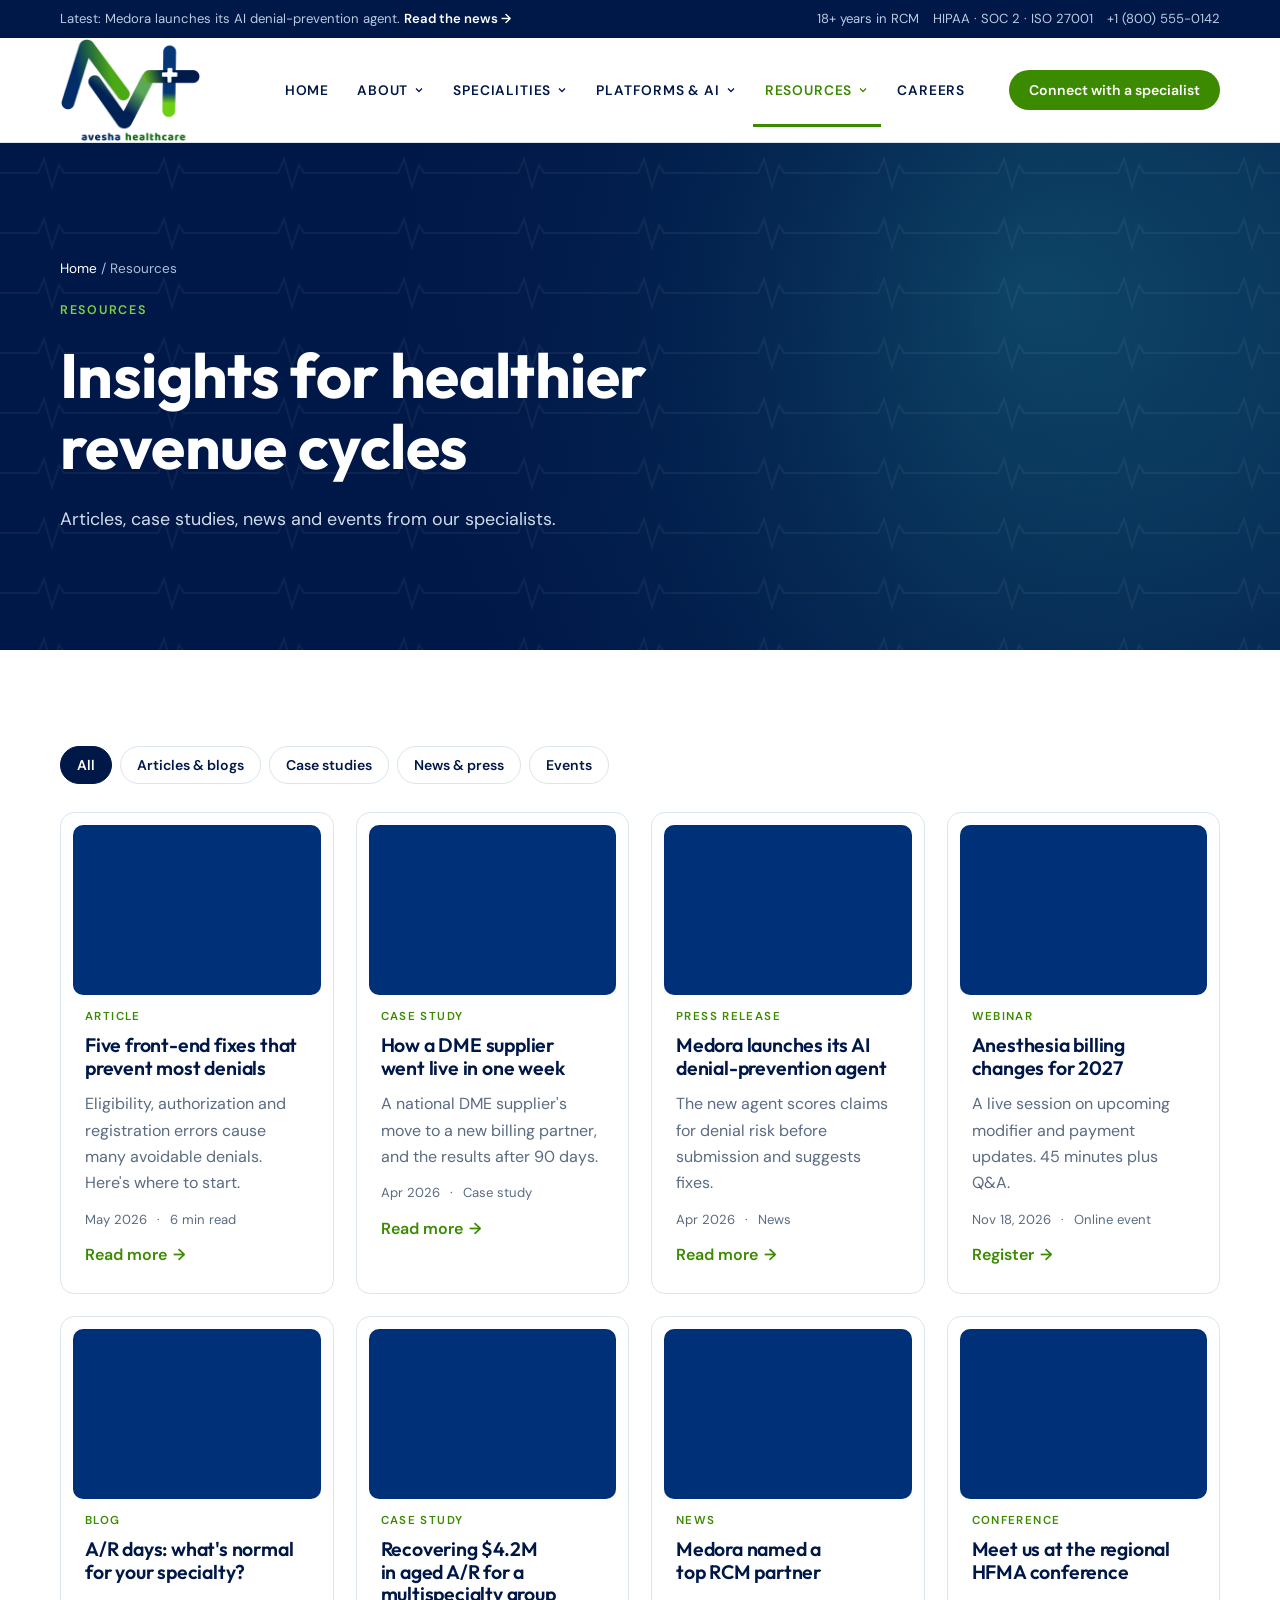
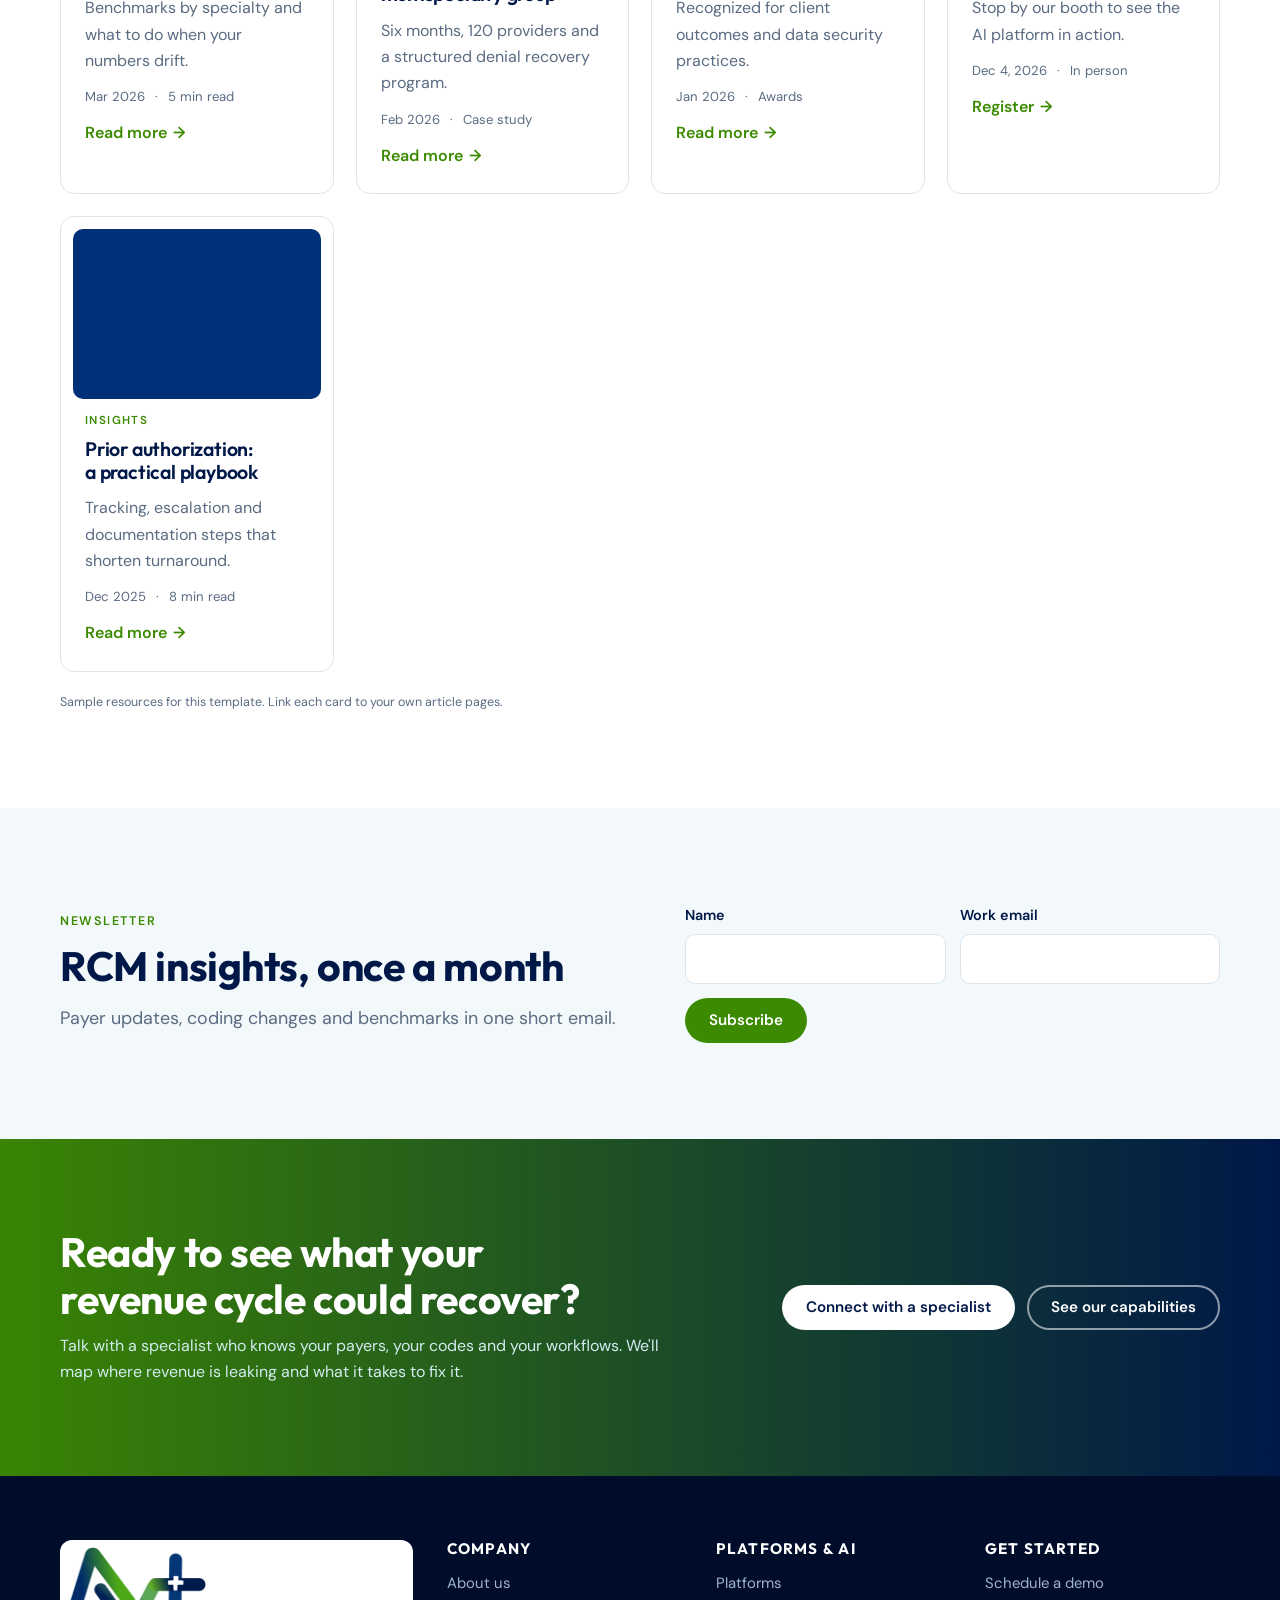
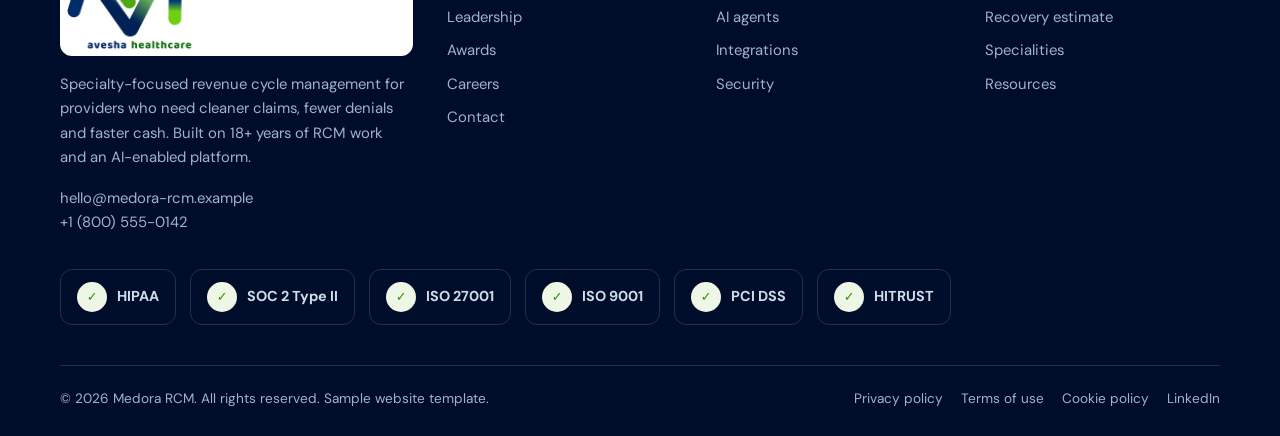
<file: resources.html>
<!doctype html>
<html lang="en">
<head>
<meta charset="utf-8">
<meta name="viewport" content="width=device-width,initial-scale=1,viewport-fit=cover">
<title>Resources | Medora RCM</title>
<meta name="description" content="Articles, case studies, news and events on revenue cycle management.">
<link rel="preconnect" href="https://fonts.googleapis.com">
<link rel="preconnect" href="https://fonts.gstatic.com" crossorigin>
<link rel="stylesheet" href="https://fonts.googleapis.com/css2?family=DM+Sans:opsz,wght@9..40,400;9..40,500;9..40,600;9..40,700&family=Outfit:wght@500;600;700&display=swap">
<link rel="icon" href="assets/favicon.svg" type="image/svg+xml">
<link rel="stylesheet" href="assets/style.css">
</head>
<body>
<div class="topbar"><div class="wrap"><span>Latest: Medora launches its AI denial-prevention agent. <a href="resources.html?f=news#all">Read the news <span aria-hidden="true">→</span></a></span><span class="badges"><span>18+ years in RCM</span><span>HIPAA · SOC 2 · ISO 27001</span><span>+1 (800) 555-0142</span></span></div></div>
<header class="header"><div class="wrap"><a class="logo" href="index.html" aria-label="Avesha Healthcare home"><img src="assets/logo.png" alt="Avesha Healthcare" width="634" height="504" style="height:104px;width:auto;display:block"></a>
<nav class="nav" aria-label="Main"><div class="nav-item"><a class="nav-link" href="index.html">Home</a></div><div class="nav-item"><a class="nav-link" href="about.html" data-drop aria-haspopup="true">About<svg viewBox="0 0 24 24" fill="none" stroke="currentColor" stroke-width="2.5" aria-hidden="true"><path d="M6 9l6 6 6-6"/></svg></a><div class="drop"><a href="about.html#overview">Company overview</a><a href="about.html#journey">Our journey</a><a href="about.html#awards">Awards &amp; recognition</a><a href="about.html#leadership">Leadership</a></div></div><div class="nav-item"><a class="nav-link" href="specialties.html" data-drop aria-haspopup="true">Specialities<svg viewBox="0 0 24 24" fill="none" stroke="currentColor" stroke-width="2.5" aria-hidden="true"><path d="M6 9l6 6 6-6"/></svg></a><div class="drop"><a href="specialties.html#anesthesia">Anesthesia</a><a href="specialties.html#dme">DME &amp; HME</a><a href="specialties.html#eye">Eye care</a><a href="specialties.html#hospitals">Hospitals &amp; health systems</a><a href="specialties.html#practices">Practices &amp; ASCs</a><a href="specialties.html#rural">Rural health services</a><a href="specialties.html#partners">Channel partners</a><a href="specialties.html#services">Services: front to back end</a></div></div><div class="nav-item"><a class="nav-link" href="platforms.html" data-drop aria-haspopup="true">Platforms & AI<svg viewBox="0 0 24 24" fill="none" stroke="currentColor" stroke-width="2.5" aria-hidden="true"><path d="M6 9l6 6 6-6"/></svg></a><div class="drop"><a href="platforms.html#ai">AI capabilities</a><a href="platforms.html#agents">AI agents</a><a href="platforms.html#platforms">Platforms</a><a href="platforms.html#integrations">Integrations</a><a href="platforms.html#security">Security &amp; compliance</a></div></div><div class="nav-item"><a class="nav-link" href="resources.html" data-drop aria-haspopup="true" aria-current="page">Resources<svg viewBox="0 0 24 24" fill="none" stroke="currentColor" stroke-width="2.5" aria-hidden="true"><path d="M6 9l6 6 6-6"/></svg></a><div class="drop"><a href="resources.html#all">All resources</a><a href="resources.html?f=article#all">Articles &amp; blogs</a><a href="resources.html?f=case#all">Case studies</a><a href="resources.html?f=news#all">News &amp; press</a><a href="resources.html?f=event#all">Upcoming events</a></div></div><div class="nav-item"><a class="nav-link" href="careers.html">Careers</a></div><a class="btn btn-primary" href="#contact" data-modal="#contact-modal">Connect with a specialist</a></nav>
<a class="btn btn-primary" href="#contact" data-modal="#contact-modal">Connect with a specialist</a>
<button class="burger" aria-label="Open menu" aria-expanded="false"><svg viewBox="0 0 24 24" fill="none" stroke="currentColor" stroke-width="2"><path d="M4 7h16M4 12h16M4 17h16"/></svg></button>
</div></header>
<main>
<section class="hero page-hero" style="--hero-img:var(--img-resources)"><div class="wrap">
<p class="crumbs"><a href="index.html">Home</a> / Resources</p>
<p class="eyebrow" style="color:#7ad143">Resources</p><h1>Insights for healthier revenue cycles</h1><p class="lead">Articles, case studies, news and events from our specialists.</p>
</div></section>
<section class="section" id="all" style="scroll-margin-top:90px"><div class="wrap">
<div class="filters" data-filter-group="#res-grid" role="group" aria-label="Filter resources">
<button class="chip" data-f="all" aria-pressed="true">All</button><button class="chip" data-f="article" aria-pressed="false">Articles &amp; blogs</button><button class="chip" data-f="case" aria-pressed="false">Case studies</button><button class="chip" data-f="news" aria-pressed="false">News &amp; press</button><button class="chip" data-f="event" aria-pressed="false">Events</button>
</div>
<div class="grid g3" id="res-grid"><article class="card res-card reveal" data-cat="article"><div class="thumb" style="background-image:var(--img-home)"></div><span class="tag">Article</span><h3>Five front-end fixes that prevent most denials</h3><p>Eligibility, authorization and registration errors cause many avoidable denials. Here's where to start.</p><div class="meta"><span>May 2026</span><span>·</span><span>6 min read</span></div><a class="link-arrow" href="#" onclick="return false">Read more <span aria-hidden="true">→</span></a></article><article class="card res-card reveal" data-cat="case"><div class="thumb" style="background-image:var(--img-spec)"></div><span class="tag">Case study</span><h3>How a DME supplier went live in one week</h3><p>A national DME supplier's move to a new billing partner, and the results after 90 days.</p><div class="meta"><span>Apr 2026</span><span>·</span><span>Case study</span></div><a class="link-arrow" href="#" onclick="return false">Read more <span aria-hidden="true">→</span></a></article><article class="card res-card reveal" data-cat="news"><div class="thumb" style="background-image:var(--img-platform)"></div><span class="tag">Press release</span><h3>Medora launches its AI denial-prevention agent</h3><p>The new agent scores claims for denial risk before submission and suggests fixes.</p><div class="meta"><span>Apr 2026</span><span>·</span><span>News</span></div><a class="link-arrow" href="#" onclick="return false">Read more <span aria-hidden="true">→</span></a></article><article class="card res-card reveal" data-cat="event"><div class="thumb" style="background-image:var(--img-about)"></div><span class="tag">Webinar</span><h3>Anesthesia billing changes for 2027</h3><p>A live session on upcoming modifier and payment updates. 45 minutes plus Q&A.</p><div class="meta"><span>Nov 18, 2026</span><span>·</span><span>Online event</span></div><a class="link-arrow" href="#" onclick="return false">Register <span aria-hidden="true">→</span></a></article><article class="card res-card reveal" data-cat="article"><div class="thumb" style="background-image:var(--img-resources)"></div><span class="tag">Blog</span><h3>A/R days: what's normal for your specialty?</h3><p>Benchmarks by specialty and what to do when your numbers drift.</p><div class="meta"><span>Mar 2026</span><span>·</span><span>5 min read</span></div><a class="link-arrow" href="#" onclick="return false">Read more <span aria-hidden="true">→</span></a></article><article class="card res-card reveal" data-cat="case"><div class="thumb" style="background-image:var(--img-careers)"></div><span class="tag">Case study</span><h3>Recovering $4.2M in aged A/R for a multispecialty group</h3><p>Six months, 120 providers and a structured denial recovery program.</p><div class="meta"><span>Feb 2026</span><span>·</span><span>Case study</span></div><a class="link-arrow" href="#" onclick="return false">Read more <span aria-hidden="true">→</span></a></article><article class="card res-card reveal" data-cat="news"><div class="thumb" style="background-image:var(--img-spec)"></div><span class="tag">News</span><h3>Medora named a top RCM partner</h3><p>Recognized for client outcomes and data security practices.</p><div class="meta"><span>Jan 2026</span><span>·</span><span>Awards</span></div><a class="link-arrow" href="#" onclick="return false">Read more <span aria-hidden="true">→</span></a></article><article class="card res-card reveal" data-cat="event"><div class="thumb" style="background-image:var(--img-home)"></div><span class="tag">Conference</span><h3>Meet us at the regional HFMA conference</h3><p>Stop by our booth to see the AI platform in action.</p><div class="meta"><span>Dec 4, 2026</span><span>·</span><span>In person</span></div><a class="link-arrow" href="#" onclick="return false">Register <span aria-hidden="true">→</span></a></article><article class="card res-card reveal" data-cat="article"><div class="thumb" style="background-image:var(--img-about)"></div><span class="tag">Insights</span><h3>Prior authorization: a practical playbook</h3><p>Tracking, escalation and documentation steps that shorten turnaround.</p><div class="meta"><span>Dec 2025</span><span>·</span><span>8 min read</span></div><a class="link-arrow" href="#" onclick="return false">Read more <span aria-hidden="true">→</span></a></article></div>
<p data-empty hidden style="color:var(--muted)">Nothing here yet. Try another filter.</p>
<p class="fine" style="color:var(--muted);margin-top:20px">Sample resources for this template. Link each card to your own article pages.</p>
</div></section>
<section class="section alt"><div class="wrap split">
<div style="display:grid;gap:14px"><p class="eyebrow">Newsletter</p><h2>RCM insights, once a month</h2><p class="lead">Payer updates, coding changes and benchmarks in one short email.</p></div>
<form class="form" data-ok="You're subscribed. Look out for the next issue."><div class="two"><label>Name<input name="n" required></label><label>Work email<input type="email" name="e" required></label></div><button class="btn btn-primary" type="submit" style="justify-self:start">Subscribe</button><p class="form-ok" role="status"></p></form>
</div></section>
<script>(function(){var f=new URLSearchParams(location.search).get("f");if(f){var b=document.querySelector('.chip[data-f="'+f+'"]');if(b)setTimeout(function(){b.click();},0);}})();</script>
</main>
<section class="cta-band"><div class="wrap"><div><h2>Ready to see what your revenue cycle could recover?</h2><p>Talk with a specialist who knows your payers, your codes and your workflows. We'll map where revenue is leaking and what it takes to fix it.</p></div><div class="row" style="display:flex;gap:12px;flex-wrap:wrap"><a class="btn btn-light" href="#contact" data-modal="#contact-modal">Connect with a specialist</a><a class="btn btn-ghost" href="specialties.html#services">See our capabilities</a></div></div></section>
<footer class="footer"><div class="wrap">
<div class="foot-grid">
 <div style="display:grid;gap:16px;align-content:start"><a class="logo" href="index.html" aria-label="Avesha Healthcare home" style="background:#fff;border-radius:12px;padding:6px;display:inline-block"><img src="assets/logo.png" alt="Avesha Healthcare" width="634" height="504" style="height:104px;width:auto;display:block"></a><p>Specialty-focused revenue cycle management for providers who need cleaner claims, fewer denials and faster cash. Built on 18+ years of RCM work and an AI-enabled platform.</p><p>hello@medora-rcm.example<br>+1 (800) 555-0142</p></div>
 <div><h4>Company</h4><ul><li><a href="about.html">About us</a></li><li><a href="about.html#leadership">Leadership</a></li><li><a href="about.html#awards">Awards</a></li><li><a href="careers.html">Careers</a></li><li><a href="#contact" data-modal="#contact-modal">Contact</a></li></ul></div>
 <div><h4>Platforms &amp; AI</h4><ul><li><a href="platforms.html#platforms">Platforms</a></li><li><a href="platforms.html#agents">AI agents</a></li><li><a href="platforms.html#integrations">Integrations</a></li><li><a href="platforms.html#security">Security</a></li></ul></div>
 <div><h4>Get started</h4><ul><li><a href="#contact" data-modal="#contact-modal">Schedule a demo</a></li><li><a href="index.html#calculator">Recovery estimate</a></li><li><a href="specialties.html">Specialities</a></li><li><a href="resources.html">Resources</a></li></ul></div>
</div>
<div class="badges-row" style="margin-top:34px"><span class="cert" style="background:transparent;border-color:#1b3352;color:#cfdcea"><i>✓</i>HIPAA</span><span class="cert" style="background:transparent;border-color:#1b3352;color:#cfdcea"><i>✓</i>SOC 2 Type II</span><span class="cert" style="background:transparent;border-color:#1b3352;color:#cfdcea"><i>✓</i>ISO 27001</span><span class="cert" style="background:transparent;border-color:#1b3352;color:#cfdcea"><i>✓</i>ISO 9001</span><span class="cert" style="background:transparent;border-color:#1b3352;color:#cfdcea"><i>✓</i>PCI DSS</span><span class="cert" style="background:transparent;border-color:#1b3352;color:#cfdcea"><i>✓</i>HITRUST</span></div>
<div class="foot-bottom"><span>© <span id="yr">2026</span> Medora RCM. All rights reserved. Sample website template.</span><nav><a href="#">Privacy policy</a><a href="#">Terms of use</a><a href="#">Cookie policy</a><a href="#">LinkedIn</a></nav></div>
</div></footer>
<div class="modal" id="contact-modal" role="dialog" aria-modal="true" aria-labelledby="cm-title"><div class="modal-box"><button class="modal-x" aria-label="Close">×</button><p class="eyebrow">Free consultation</p><h2 id="cm-title" style="font-size:1.6rem;margin:6px 0 16px">Connect with a specialist</h2><form class="form" data-ok="Thank you. A revenue cycle specialist will contact you within one business day.">
<div class="two"><label>Full name<input name="name" required autocomplete="name"></label><label>Work email<input type="email" name="email" required autocomplete="email"></label></div>
<div class="two"><label>Organization<input name="org" required autocomplete="organization"></label><label>Phone<input type="tel" name="phone" autocomplete="tel"></label></div>
<label>Specialty<select name="specialty"><option>Anesthesia</option><option>DME &amp; HME</option><option>Eye care</option><option>Hospital or health system</option><option>Physician practice or ASC</option><option>Rural health</option><option>Other</option></select></label>
<label>How can we help?<textarea name="msg" rows="3" placeholder="Denials, A/R backlog, credentialing, a full RCM partnership…"></textarea></label>
<button class="btn btn-primary" type="submit">Request a consultation <span aria-hidden="true">→</span></button>
<p class="form-ok" role="status"></p>
</form></div></div>
<button class="to-top" aria-label="Back to top">↑</button>
<script src="assets/script.js"></script>
</body>
</html>
</file>
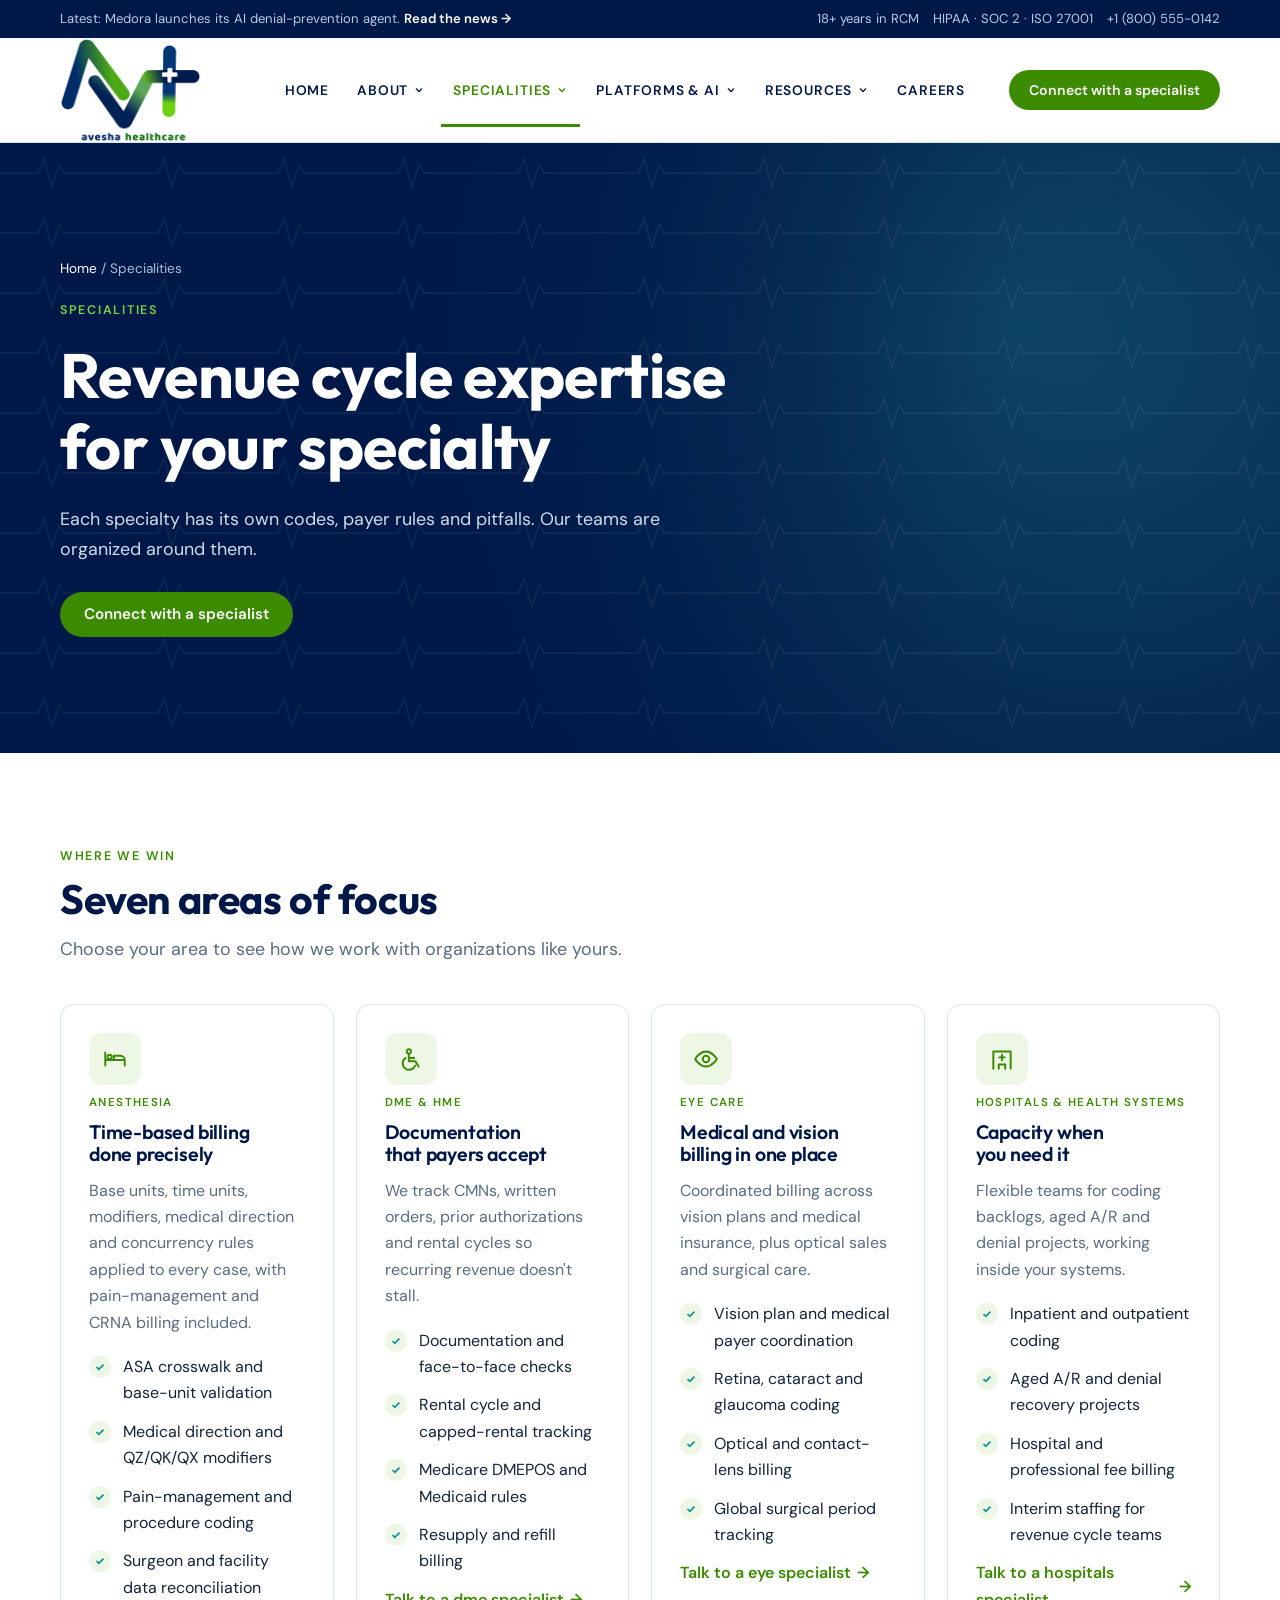
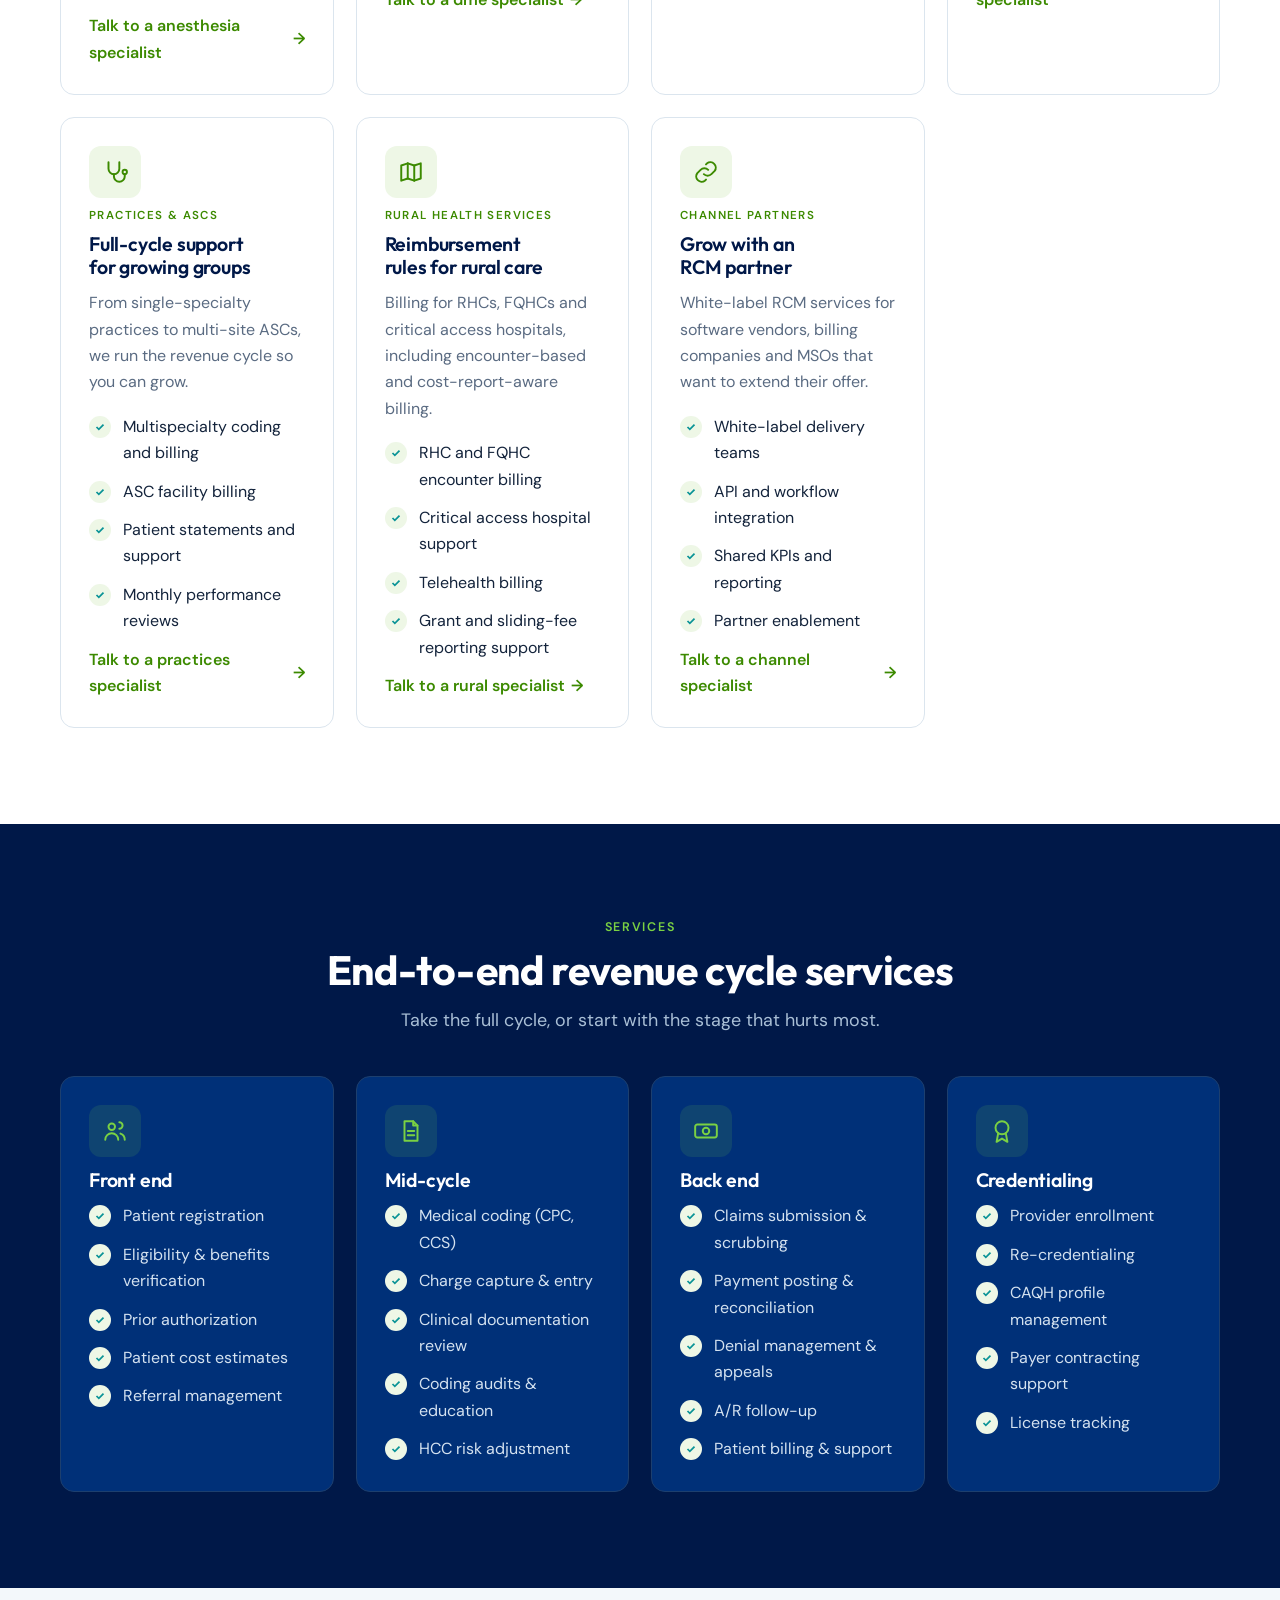
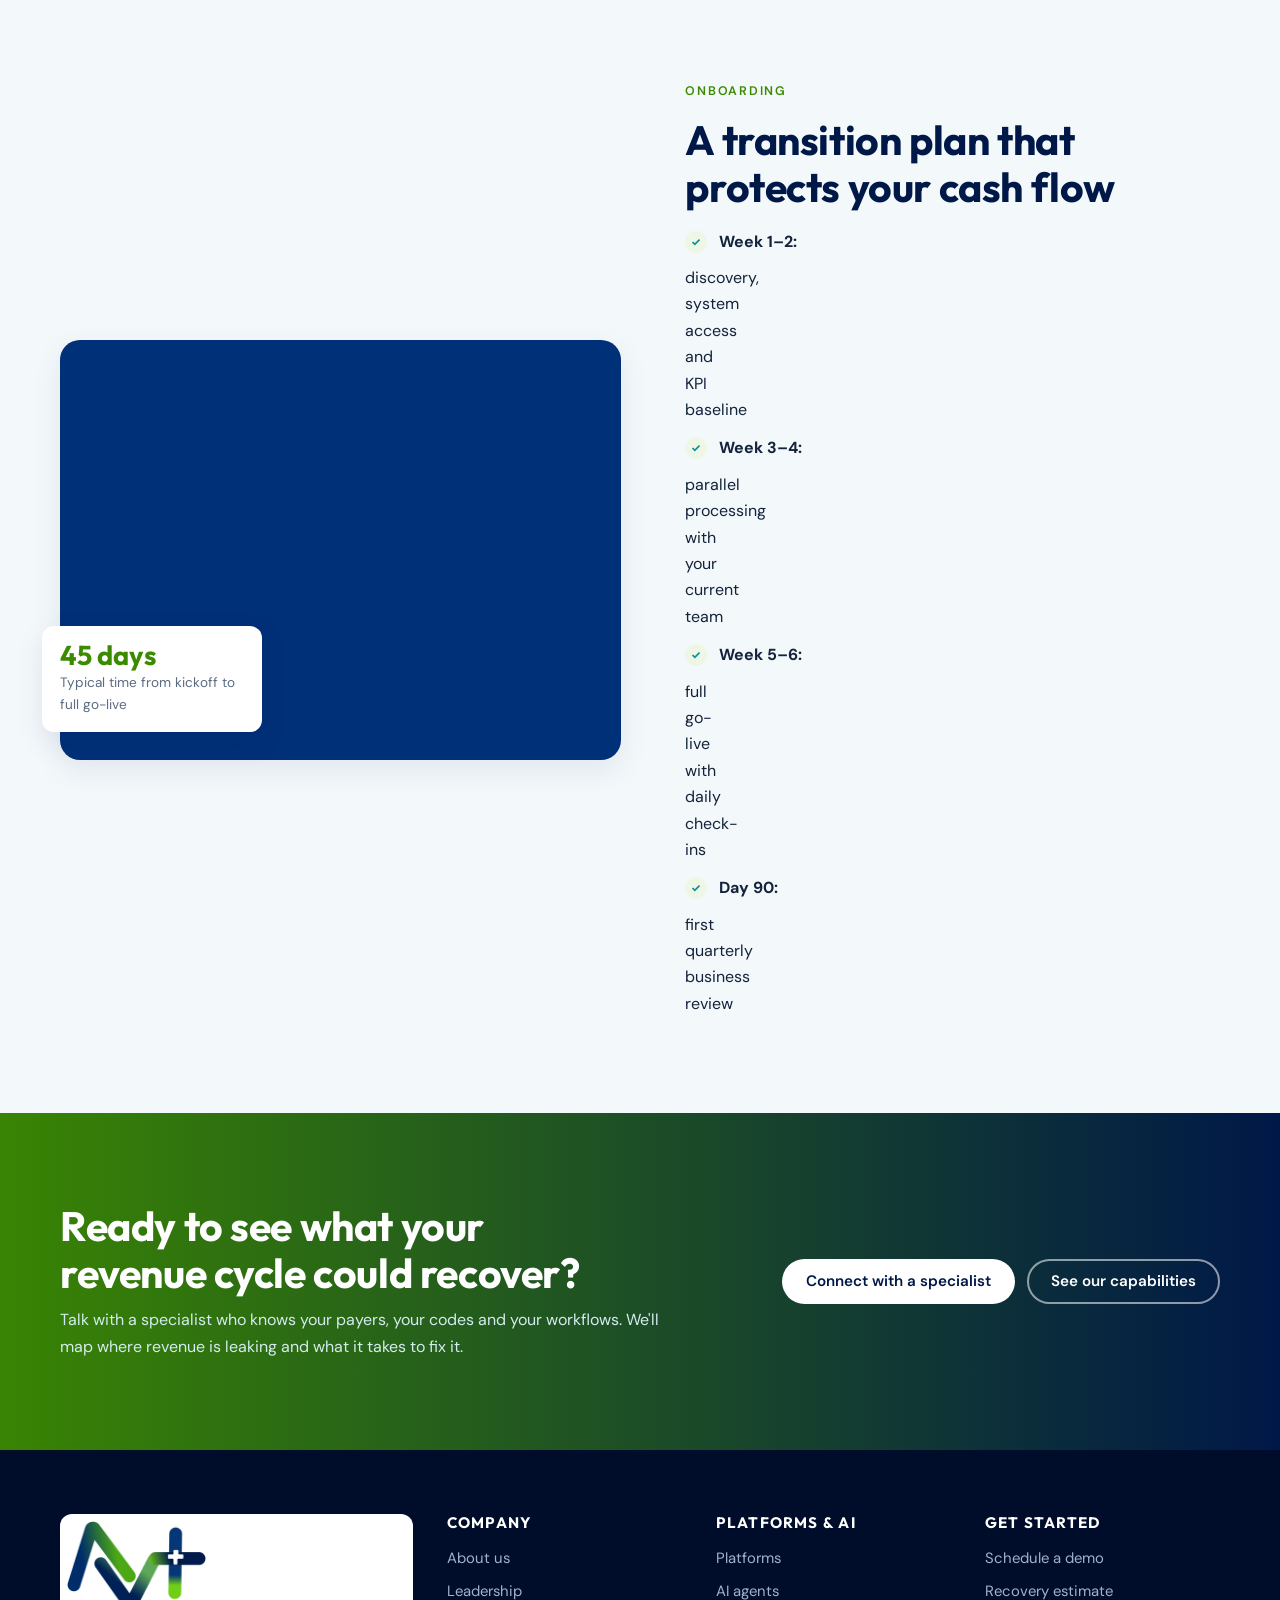
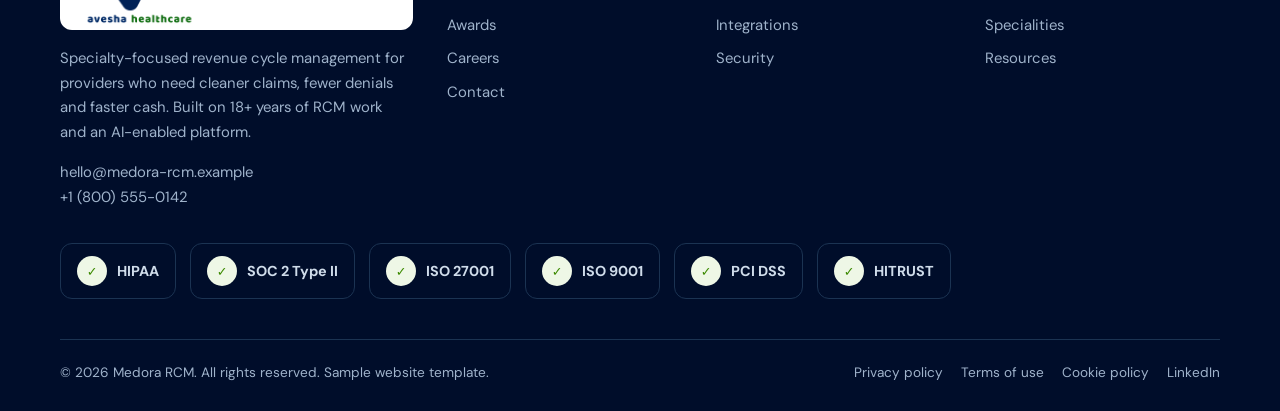
<file: specialties.html>
<!doctype html>
<html lang="en">
<head>
<meta charset="utf-8">
<meta name="viewport" content="width=device-width,initial-scale=1,viewport-fit=cover">
<title>Specialities | Medora RCM</title>
<meta name="description" content="Specialty RCM for anesthesia, DME, eye care, hospitals, practices, rural health and channel partners.">
<link rel="preconnect" href="https://fonts.googleapis.com">
<link rel="preconnect" href="https://fonts.gstatic.com" crossorigin>
<link rel="stylesheet" href="https://fonts.googleapis.com/css2?family=DM+Sans:opsz,wght@9..40,400;9..40,500;9..40,600;9..40,700&family=Outfit:wght@500;600;700&display=swap">
<link rel="icon" href="assets/favicon.svg" type="image/svg+xml">
<link rel="stylesheet" href="assets/style.css">
</head>
<body>
<div class="topbar"><div class="wrap"><span>Latest: Medora launches its AI denial-prevention agent. <a href="resources.html?f=news#all">Read the news <span aria-hidden="true">→</span></a></span><span class="badges"><span>18+ years in RCM</span><span>HIPAA · SOC 2 · ISO 27001</span><span>+1 (800) 555-0142</span></span></div></div>
<header class="header"><div class="wrap"><a class="logo" href="index.html" aria-label="Avesha Healthcare home"><img src="assets/logo.png" alt="Avesha Healthcare" width="634" height="504" style="height:104px;width:auto;display:block"></a>
<nav class="nav" aria-label="Main"><div class="nav-item"><a class="nav-link" href="index.html">Home</a></div><div class="nav-item"><a class="nav-link" href="about.html" data-drop aria-haspopup="true">About<svg viewBox="0 0 24 24" fill="none" stroke="currentColor" stroke-width="2.5" aria-hidden="true"><path d="M6 9l6 6 6-6"/></svg></a><div class="drop"><a href="about.html#overview">Company overview</a><a href="about.html#journey">Our journey</a><a href="about.html#awards">Awards &amp; recognition</a><a href="about.html#leadership">Leadership</a></div></div><div class="nav-item"><a class="nav-link" href="specialties.html" data-drop aria-haspopup="true" aria-current="page">Specialities<svg viewBox="0 0 24 24" fill="none" stroke="currentColor" stroke-width="2.5" aria-hidden="true"><path d="M6 9l6 6 6-6"/></svg></a><div class="drop"><a href="specialties.html#anesthesia">Anesthesia</a><a href="specialties.html#dme">DME &amp; HME</a><a href="specialties.html#eye">Eye care</a><a href="specialties.html#hospitals">Hospitals &amp; health systems</a><a href="specialties.html#practices">Practices &amp; ASCs</a><a href="specialties.html#rural">Rural health services</a><a href="specialties.html#partners">Channel partners</a><a href="specialties.html#services">Services: front to back end</a></div></div><div class="nav-item"><a class="nav-link" href="platforms.html" data-drop aria-haspopup="true">Platforms & AI<svg viewBox="0 0 24 24" fill="none" stroke="currentColor" stroke-width="2.5" aria-hidden="true"><path d="M6 9l6 6 6-6"/></svg></a><div class="drop"><a href="platforms.html#ai">AI capabilities</a><a href="platforms.html#agents">AI agents</a><a href="platforms.html#platforms">Platforms</a><a href="platforms.html#integrations">Integrations</a><a href="platforms.html#security">Security &amp; compliance</a></div></div><div class="nav-item"><a class="nav-link" href="resources.html" data-drop aria-haspopup="true">Resources<svg viewBox="0 0 24 24" fill="none" stroke="currentColor" stroke-width="2.5" aria-hidden="true"><path d="M6 9l6 6 6-6"/></svg></a><div class="drop"><a href="resources.html#all">All resources</a><a href="resources.html?f=article#all">Articles &amp; blogs</a><a href="resources.html?f=case#all">Case studies</a><a href="resources.html?f=news#all">News &amp; press</a><a href="resources.html?f=event#all">Upcoming events</a></div></div><div class="nav-item"><a class="nav-link" href="careers.html">Careers</a></div><a class="btn btn-primary" href="#contact" data-modal="#contact-modal">Connect with a specialist</a></nav>
<a class="btn btn-primary" href="#contact" data-modal="#contact-modal">Connect with a specialist</a>
<button class="burger" aria-label="Open menu" aria-expanded="false"><svg viewBox="0 0 24 24" fill="none" stroke="currentColor" stroke-width="2"><path d="M4 7h16M4 12h16M4 17h16"/></svg></button>
</div></header>
<main>
<section class="hero page-hero" style="--hero-img:var(--img-spec)"><div class="wrap">
<p class="crumbs"><a href="index.html">Home</a> / Specialities</p>
<p class="eyebrow" style="color:#7ad143">Specialities</p><h1>Revenue cycle expertise for your specialty</h1><p class="lead">Each specialty has its own codes, payer rules and pitfalls. Our teams are organized around them.</p><div class="ctas"><a class="btn btn-primary" href="#contact" data-modal="#contact-modal">Connect with a specialist</a></div>
</div></section>
<section class="section"><div class="wrap">
<div class="sec-head"><p class="eyebrow">Where we win</p><h2>Seven areas of focus</h2><p class="lead">Choose your area to see how we work with organizations like yours.</p></div>
<div class="grid g3"><article class="card reveal" id="anesthesia" style="scroll-margin-top:110px"><div class="icon"><svg viewBox="0 0 24 24" fill="none" stroke="currentColor" stroke-width="1.8" stroke-linecap="round" stroke-linejoin="round" aria-hidden="true"><path d="M3 18V6M3 13h18v5M21 13a4 4 0 0 0-4-4h-6v4"/><circle cx="7" cy="10" r="2"/></svg></div><span class="tag">Anesthesia</span><h3>Time-based billing done precisely</h3><p>Base units, time units, modifiers, medical direction and concurrency rules applied to every case, with pain-management and CRNA billing included.</p><ul class="checks" style="margin-top:6px"><li>ASA crosswalk and base-unit validation</li><li>Medical direction and QZ/QK/QX modifiers</li><li>Pain-management and procedure coding</li><li>Surgeon and facility data reconciliation</li></ul><a class="link-arrow" href="#contact" data-modal="#contact-modal">Talk to a anesthesia specialist <span aria-hidden="true">→</span></a></article><article class="card reveal" id="dme" style="scroll-margin-top:110px"><div class="icon"><svg viewBox="0 0 24 24" fill="none" stroke="currentColor" stroke-width="1.8" stroke-linecap="round" stroke-linejoin="round" aria-hidden="true"><circle cx="10" cy="5" r="2"/><path d="M10 8v6h6l3 5M10 11h5"/><path d="M7 11a6 6 0 1 0 9 7"/></svg></div><span class="tag">DME & HME</span><h3>Documentation that payers accept</h3><p>We track CMNs, written orders, prior authorizations and rental cycles so recurring revenue doesn't stall.</p><ul class="checks" style="margin-top:6px"><li>Documentation and face-to-face checks</li><li>Rental cycle and capped-rental tracking</li><li>Medicare DMEPOS and Medicaid rules</li><li>Resupply and refill billing</li></ul><a class="link-arrow" href="#contact" data-modal="#contact-modal">Talk to a dme specialist <span aria-hidden="true">→</span></a></article><article class="card reveal" id="eye" style="scroll-margin-top:110px"><div class="icon"><svg viewBox="0 0 24 24" fill="none" stroke="currentColor" stroke-width="1.8" stroke-linecap="round" stroke-linejoin="round" aria-hidden="true"><path d="M2 12s4-7 10-7 10 7 10 7-4 7-10 7S2 12 2 12z"/><circle cx="12" cy="12" r="3"/></svg></div><span class="tag">Eye care</span><h3>Medical and vision billing in one place</h3><p>Coordinated billing across vision plans and medical insurance, plus optical sales and surgical care.</p><ul class="checks" style="margin-top:6px"><li>Vision plan and medical payer coordination</li><li>Retina, cataract and glaucoma coding</li><li>Optical and contact-lens billing</li><li>Global surgical period tracking</li></ul><a class="link-arrow" href="#contact" data-modal="#contact-modal">Talk to a eye specialist <span aria-hidden="true">→</span></a></article><article class="card reveal" id="hospitals" style="scroll-margin-top:110px"><div class="icon"><svg viewBox="0 0 24 24" fill="none" stroke="currentColor" stroke-width="1.8" stroke-linecap="round" stroke-linejoin="round" aria-hidden="true"><path d="M4 21V5h16v16M9 21v-4h6v4M12 8v5M9.5 10.5h5"/></svg></div><span class="tag">Hospitals & health systems</span><h3>Capacity when you need it</h3><p>Flexible teams for coding backlogs, aged A/R and denial projects, working inside your systems.</p><ul class="checks" style="margin-top:6px"><li>Inpatient and outpatient coding</li><li>Aged A/R and denial recovery projects</li><li>Hospital and professional fee billing</li><li>Interim staffing for revenue cycle teams</li></ul><a class="link-arrow" href="#contact" data-modal="#contact-modal">Talk to a hospitals specialist <span aria-hidden="true">→</span></a></article><article class="card reveal" id="practices" style="scroll-margin-top:110px"><div class="icon"><svg viewBox="0 0 24 24" fill="none" stroke="currentColor" stroke-width="1.8" stroke-linecap="round" stroke-linejoin="round" aria-hidden="true"><path d="M6 3v6a5 5 0 0 0 10 0V3"/><path d="M11 14v2a5 5 0 0 0 10 0v-2"/><circle cx="21" cy="12" r="2"/></svg></div><span class="tag">Practices & ASCs</span><h3>Full-cycle support for growing groups</h3><p>From single-specialty practices to multi-site ASCs, we run the revenue cycle so you can grow.</p><ul class="checks" style="margin-top:6px"><li>Multispecialty coding and billing</li><li>ASC facility billing</li><li>Patient statements and support</li><li>Monthly performance reviews</li></ul><a class="link-arrow" href="#contact" data-modal="#contact-modal">Talk to a practices specialist <span aria-hidden="true">→</span></a></article><article class="card reveal" id="rural" style="scroll-margin-top:110px"><div class="icon"><svg viewBox="0 0 24 24" fill="none" stroke="currentColor" stroke-width="1.8" stroke-linecap="round" stroke-linejoin="round" aria-hidden="true"><path d="M9 4L3 6v14l6-2 6 2 6-2V4l-6 2z"/><path d="M9 4v14M15 6v14"/></svg></div><span class="tag">Rural health services</span><h3>Reimbursement rules for rural care</h3><p>Billing for RHCs, FQHCs and critical access hospitals, including encounter-based and cost-report-aware billing.</p><ul class="checks" style="margin-top:6px"><li>RHC and FQHC encounter billing</li><li>Critical access hospital support</li><li>Telehealth billing</li><li>Grant and sliding-fee reporting support</li></ul><a class="link-arrow" href="#contact" data-modal="#contact-modal">Talk to a rural specialist <span aria-hidden="true">→</span></a></article><article class="card reveal" id="partners" style="scroll-margin-top:110px"><div class="icon"><svg viewBox="0 0 24 24" fill="none" stroke="currentColor" stroke-width="1.8" stroke-linecap="round" stroke-linejoin="round" aria-hidden="true"><path d="M10 14a5 5 0 0 0 7 0l3-3a5 5 0 0 0-7-7l-1 1"/><path d="M14 10a5 5 0 0 0-7 0l-3 3a5 5 0 0 0 7 7l1-1"/></svg></div><span class="tag">Channel partners</span><h3>Grow with an RCM partner</h3><p>White-label RCM services for software vendors, billing companies and MSOs that want to extend their offer.</p><ul class="checks" style="margin-top:6px"><li>White-label delivery teams</li><li>API and workflow integration</li><li>Shared KPIs and reporting</li><li>Partner enablement</li></ul><a class="link-arrow" href="#contact" data-modal="#contact-modal">Talk to a channel specialist <span aria-hidden="true">→</span></a></article></div></div></section>
<section class="section dark" id="services" style="scroll-margin-top:90px"><div class="wrap">
<div class="sec-head center"><p class="eyebrow" style="color:#7ad143">Services</p><h2>End-to-end revenue cycle services</h2><p class="lead">Take the full cycle, or start with the stage that hurts most.</p></div>
<div class="grid g4"><article class="card reveal"><div class="icon"><svg viewBox="0 0 24 24" fill="none" stroke="currentColor" stroke-width="1.8" stroke-linecap="round" stroke-linejoin="round" aria-hidden="true"><circle cx="9" cy="8" r="3"/><path d="M3 20a6 6 0 0 1 12 0M16 4a3 3 0 0 1 0 6M21 20a6 6 0 0 0-4-5.6"/></svg></div><h3>Front end</h3><ul class="checks" style="color:#d4e2f0"><li>Patient registration</li><li>Eligibility & benefits verification</li><li>Prior authorization</li><li>Patient cost estimates</li><li>Referral management</li></ul></article><article class="card reveal"><div class="icon"><svg viewBox="0 0 24 24" fill="none" stroke="currentColor" stroke-width="1.8" stroke-linecap="round" stroke-linejoin="round" aria-hidden="true"><path d="M14 3H6v18h12V7z"/><path d="M14 3v4h4M9 12h6M9 16h6"/></svg></div><h3>Mid-cycle</h3><ul class="checks" style="color:#d4e2f0"><li>Medical coding (CPC, CCS)</li><li>Charge capture & entry</li><li>Clinical documentation review</li><li>Coding audits & education</li><li>HCC risk adjustment</li></ul></article><article class="card reveal"><div class="icon"><svg viewBox="0 0 24 24" fill="none" stroke="currentColor" stroke-width="1.8" stroke-linecap="round" stroke-linejoin="round" aria-hidden="true"><rect x="2" y="6" width="20" height="12" rx="2"/><circle cx="12" cy="12" r="3"/></svg></div><h3>Back end</h3><ul class="checks" style="color:#d4e2f0"><li>Claims submission & scrubbing</li><li>Payment posting & reconciliation</li><li>Denial management & appeals</li><li>A/R follow-up</li><li>Patient billing & support</li></ul></article><article class="card reveal"><div class="icon"><svg viewBox="0 0 24 24" fill="none" stroke="currentColor" stroke-width="1.8" stroke-linecap="round" stroke-linejoin="round" aria-hidden="true"><circle cx="12" cy="9" r="6"/><path d="M8.5 14L7 22l5-3 5 3-1.5-8"/></svg></div><h3>Credentialing</h3><ul class="checks" style="color:#d4e2f0"><li>Provider enrollment</li><li>Re-credentialing</li><li>CAQH profile management</li><li>Payer contracting support</li><li>License tracking</li></ul></article></div>
</div></section>
<section class="section alt"><div class="wrap split">
<div class="split-img reveal" style="background-image:var(--img-about)"><div class="float"><b>45 days</b><span>Typical time from kickoff to full go-live</span></div></div>
<div style="display:grid;gap:18px"><p class="eyebrow">Onboarding</p><h2>A transition plan that protects your cash flow</h2>
<ul class="checks"><li><b>Week 1–2:</b> discovery, system access and KPI baseline</li><li><b>Week 3–4:</b> parallel processing with your current team</li><li><b>Week 5–6:</b> full go-live with daily check-ins</li><li><b>Day 90:</b> first quarterly business review</li></ul></div>
</div></section>
</main>
<section class="cta-band"><div class="wrap"><div><h2>Ready to see what your revenue cycle could recover?</h2><p>Talk with a specialist who knows your payers, your codes and your workflows. We'll map where revenue is leaking and what it takes to fix it.</p></div><div class="row" style="display:flex;gap:12px;flex-wrap:wrap"><a class="btn btn-light" href="#contact" data-modal="#contact-modal">Connect with a specialist</a><a class="btn btn-ghost" href="specialties.html#services">See our capabilities</a></div></div></section>
<footer class="footer"><div class="wrap">
<div class="foot-grid">
 <div style="display:grid;gap:16px;align-content:start"><a class="logo" href="index.html" aria-label="Avesha Healthcare home" style="background:#fff;border-radius:12px;padding:6px;display:inline-block"><img src="assets/logo.png" alt="Avesha Healthcare" width="634" height="504" style="height:104px;width:auto;display:block"></a><p>Specialty-focused revenue cycle management for providers who need cleaner claims, fewer denials and faster cash. Built on 18+ years of RCM work and an AI-enabled platform.</p><p>hello@medora-rcm.example<br>+1 (800) 555-0142</p></div>
 <div><h4>Company</h4><ul><li><a href="about.html">About us</a></li><li><a href="about.html#leadership">Leadership</a></li><li><a href="about.html#awards">Awards</a></li><li><a href="careers.html">Careers</a></li><li><a href="#contact" data-modal="#contact-modal">Contact</a></li></ul></div>
 <div><h4>Platforms &amp; AI</h4><ul><li><a href="platforms.html#platforms">Platforms</a></li><li><a href="platforms.html#agents">AI agents</a></li><li><a href="platforms.html#integrations">Integrations</a></li><li><a href="platforms.html#security">Security</a></li></ul></div>
 <div><h4>Get started</h4><ul><li><a href="#contact" data-modal="#contact-modal">Schedule a demo</a></li><li><a href="index.html#calculator">Recovery estimate</a></li><li><a href="specialties.html">Specialities</a></li><li><a href="resources.html">Resources</a></li></ul></div>
</div>
<div class="badges-row" style="margin-top:34px"><span class="cert" style="background:transparent;border-color:#1b3352;color:#cfdcea"><i>✓</i>HIPAA</span><span class="cert" style="background:transparent;border-color:#1b3352;color:#cfdcea"><i>✓</i>SOC 2 Type II</span><span class="cert" style="background:transparent;border-color:#1b3352;color:#cfdcea"><i>✓</i>ISO 27001</span><span class="cert" style="background:transparent;border-color:#1b3352;color:#cfdcea"><i>✓</i>ISO 9001</span><span class="cert" style="background:transparent;border-color:#1b3352;color:#cfdcea"><i>✓</i>PCI DSS</span><span class="cert" style="background:transparent;border-color:#1b3352;color:#cfdcea"><i>✓</i>HITRUST</span></div>
<div class="foot-bottom"><span>© <span id="yr">2026</span> Medora RCM. All rights reserved. Sample website template.</span><nav><a href="#">Privacy policy</a><a href="#">Terms of use</a><a href="#">Cookie policy</a><a href="#">LinkedIn</a></nav></div>
</div></footer>
<div class="modal" id="contact-modal" role="dialog" aria-modal="true" aria-labelledby="cm-title"><div class="modal-box"><button class="modal-x" aria-label="Close">×</button><p class="eyebrow">Free consultation</p><h2 id="cm-title" style="font-size:1.6rem;margin:6px 0 16px">Connect with a specialist</h2><form class="form" data-ok="Thank you. A revenue cycle specialist will contact you within one business day.">
<div class="two"><label>Full name<input name="name" required autocomplete="name"></label><label>Work email<input type="email" name="email" required autocomplete="email"></label></div>
<div class="two"><label>Organization<input name="org" required autocomplete="organization"></label><label>Phone<input type="tel" name="phone" autocomplete="tel"></label></div>
<label>Specialty<select name="specialty"><option>Anesthesia</option><option>DME &amp; HME</option><option>Eye care</option><option>Hospital or health system</option><option>Physician practice or ASC</option><option>Rural health</option><option>Other</option></select></label>
<label>How can we help?<textarea name="msg" rows="3" placeholder="Denials, A/R backlog, credentialing, a full RCM partnership…"></textarea></label>
<button class="btn btn-primary" type="submit">Request a consultation <span aria-hidden="true">→</span></button>
<p class="form-ok" role="status"></p>
</form></div></div>
<button class="to-top" aria-label="Back to top">↑</button>
<script src="assets/script.js"></script>
</body>
</html>
</file>
<file: assets/style.css>
/* Medora RCM — shared styles
   Layout: full-bleed photographic hero per page, then alternating light / navy bands; 1200px content column. */
:root{
  --navy:#001848; --navy-2:#003078; --teal:#3c8a00; --teal-2:#2d6a00; --mint:#eef7e6; --sky:#f3f8fb;
  --ink:#13233b; --muted:#5a6b82; --line:#dbe5ee; --white:#ffffff; --amber:#f2a541;
  --f-head:"Outfit","Segoe UI",system-ui,sans-serif; --f-body:"DM Sans","Segoe UI",system-ui,sans-serif;
  --r:14px; --shadow:0 10px 30px rgba(0,24,72,.08);
  /* Background photos (dummy images from Unsplash). Replace these URLs with your own photos. */
  --img-home:url("https://unsplash.com/photos/IDM3n0LfNCY/download?w=1920");
  --img-about:url("https://unsplash.com/photos/k-2wYBB39K0/download?w=1920");
  --img-spec:url("https://unsplash.com/photos/JJEOuvnY1Tw/download?w=1920");
  --img-platform:url("https://unsplash.com/photos/GImZb6EBgcY/download?w=1920");
  --img-resources:url("https://unsplash.com/photos/msyQNw7AfJ0/download?w=1920");
  --img-careers:url("https://unsplash.com/photos/MJ4h5iJnZp4/download?w=1920");
  --img-cta:url("https://unsplash.com/photos/k-2wYBB39K0/download?w=1920");
  color-scheme:light;
}
*{box-sizing:border-box}
html{scroll-behavior:smooth}
body{margin:0;background:var(--white);color:var(--ink);font:16px/1.65 var(--f-body);-webkit-font-smoothing:antialiased}
img{max-width:100%;display:block}
a{color:inherit;text-decoration:none}
h1,h2,h3,h4{font-family:var(--f-head);color:var(--navy);line-height:1.15;margin:0;text-wrap:balance;letter-spacing:-.01em}
h1{font-size:clamp(2.3rem,5vw,3.9rem);font-weight:700}
h2{font-size:clamp(1.75rem,3.2vw,2.6rem);font-weight:700}
h3{font-size:1.22rem;font-weight:600}
p{margin:0}
:focus-visible{outline:3px solid var(--amber);outline-offset:3px}
.wrap{max-width:1200px;margin:0 auto;padding-inline:20px}
.eyebrow{font:600 .78rem/1.2 var(--f-body);letter-spacing:.14em;text-transform:uppercase;color:var(--teal)}
.lead{font-size:1.12rem;color:var(--muted);max-width:62ch}
.section{padding-block:clamp(56px,8vw,96px)}
.section.alt{background:var(--sky)}
.section.dark{background:var(--navy);color:#d4e2f0}
.section.dark h2,.section.dark h3{color:#fff}
.section.dark .lead{color:#a9bfd6}
.sec-head{display:grid;gap:12px;margin-bottom:40px;max-width:760px}
.sec-head.center{margin-inline:auto;text-align:center;justify-items:center}
.btn{display:inline-flex;align-items:center;gap:8px;padding:13px 22px;border-radius:999px;font:600 .95rem/1 var(--f-body);border:2px solid transparent;cursor:pointer;transition:transform .15s,background .15s,color .15s,border-color .15s}
.btn:hover{transform:translateY(-1px)}
.btn-primary{background:var(--teal);color:#fff}
.btn-primary:hover{background:var(--teal-2)}
.btn-light{background:#fff;color:var(--navy)}
.btn-ghost{border-color:rgba(255,255,255,.55);color:#fff}
.btn-ghost:hover{background:rgba(255,255,255,.12)}
.btn-outline{border-color:var(--teal);color:var(--teal)}
.btn-outline:hover{background:var(--teal);color:#fff}
.link-arrow{color:var(--teal);font-weight:600;display:inline-flex;gap:6px;align-items:center}
.link-arrow:hover{gap:10px}

/* ---------- Top strip + header ---------- */
.topbar{background:var(--navy);color:#b9cbe0;font-size:.82rem}
.topbar .wrap{display:flex;justify-content:space-between;align-items:center;gap:12px;min-height:38px;flex-wrap:wrap}
.topbar a{color:#fff;font-weight:600}
.topbar .badges{display:flex;gap:14px;flex-wrap:wrap}
.header{position:sticky;top:env(safe-area-inset-top,0px);z-index:50;background:rgba(255,255,255,.97);backdrop-filter:blur(8px);border-bottom:1px solid var(--line)}
.header .wrap{display:flex;align-items:center;gap:24px;min-height:74px}
.logo{display:flex;align-items:center;gap:10px;font:700 1.35rem/1 var(--f-head);color:var(--navy)}
.logo-mark{width:38px;height:38px;border-radius:10px;background:linear-gradient(135deg,var(--teal),var(--navy-2));display:grid;place-items:center}
.logo-mark svg{width:24px;height:24px;display:block}
.logo small{display:block;font:600 .62rem/1 var(--f-body);letter-spacing:.2em;color:var(--teal);margin-top:3px}
.nav{display:flex;align-items:center;gap:4px;margin-left:auto}
.nav-item{position:relative}
.nav-link{display:flex;align-items:center;gap:5px;padding:26px 12px;font-weight:600;font-size:.86rem;letter-spacing:.06em;text-transform:uppercase;color:var(--navy);background:none;border:0;cursor:pointer;font-family:var(--f-body)}
.nav-link:hover,.nav-link[aria-current="page"]{color:var(--teal)}
.nav-link[aria-current="page"]{box-shadow:inset 0 -3px 0 var(--teal)}
.nav-link svg{width:12px;height:12px;transition:transform .2s}
.drop{position:absolute;top:100%;left:0;min-width:250px;background:#fff;border:1px solid var(--line);border-radius:12px;box-shadow:var(--shadow);padding:8px;display:none}
.nav-item:hover .drop,.nav-item:focus-within .drop{display:block}
.nav-item:hover .nav-link svg{transform:rotate(180deg)}
.drop a{display:block;padding:9px 12px;border-radius:8px;font-size:.93rem;color:var(--ink)}
.drop a:hover{background:var(--mint);color:var(--teal-2)}
.header .btn{margin-left:8px;padding:11px 18px;font-size:.88rem}
.nav > .btn{display:none}
.burger{display:none;margin-left:auto;background:none;border:1px solid var(--line);border-radius:10px;width:44px;height:44px;cursor:pointer;color:var(--navy)}
.burger svg{width:22px;height:22px}

/* ---------- Hero ---------- */
.hero{position:relative;color:#fff;background-color:var(--navy);background-image:linear-gradient(100deg,rgba(0,24,72,.94) 0%,rgba(0,24,72,.82) 42%,rgba(0,24,72,.35) 75%,rgba(0,24,72,.15) 100%),var(--hero-img,var(--img-home)),radial-gradient(circle at 80% 30%,#145a74 0,#001848 60%);background-size:cover;background-position:center right}
.hero::after{content:"";position:absolute;inset:0;background-image:url("data:image/svg+xml,%3Csvg xmlns='http://www.w3.org/2000/svg' width='120' height='60'%3E%3Cpath d='M0 30h38l6-14 8 28 7-22 5 8h56' fill='none' stroke='%23ffffff' stroke-opacity='.05' stroke-width='2'/%3E%3C/svg%3E");pointer-events:none}
.hero .wrap{position:relative;z-index:1;padding-block:clamp(70px,11vw,140px) clamp(60px,8vw,100px);display:grid;gap:22px}
.hero h1{color:#fff;max-width:15ch}
.hero h1 span{color:#7ad143}
.hero .lead{color:#cfdcea;max-width:56ch}
.hero .tags{display:flex;gap:10px;flex-wrap:wrap}
.hero .tags span{border:1px solid rgba(255,255,255,.3);border-radius:999px;padding:6px 14px;font-size:.8rem;letter-spacing:.08em;text-transform:uppercase;font-weight:600;color:#dbe9f5;background:rgba(255,255,255,.06)}
.hero .ctas{display:flex;gap:12px;flex-wrap:wrap;margin-top:6px}
.hero .meta{display:flex;gap:22px;flex-wrap:wrap;color:#a9bfd6;font-size:.88rem;margin-top:10px}
.hero .meta b{color:#fff}
.page-hero .wrap{padding-block:clamp(64px,9vw,118px)}
.page-hero h1{max-width:20ch}
.crumbs{font-size:.85rem;color:#a9bfd6}
.crumbs a{color:#fff}

/* ---------- Ticker ---------- */
.ticker{background:var(--teal);color:#fff;overflow:hidden;white-space:nowrap}
.ticker-track{display:inline-flex;gap:46px;padding:14px 0;animation:tick 32s linear infinite;font:600 .95rem var(--f-head);letter-spacing:.04em}
.ticker-track span::before{content:"✚";margin-right:12px;opacity:.6;font-size:.8em}
@keyframes tick{to{transform:translateX(-50%)}}

/* ---------- Stats ---------- */
.stats{display:grid;grid-template-columns:repeat(auto-fit,minmax(200px,1fr));gap:20px;margin-top:-56px;position:relative;z-index:2}
.stat{background:#fff;border-radius:var(--r);box-shadow:var(--shadow);padding:26px 24px;border-top:4px solid var(--teal)}
.stat b{display:block;font:700 2.6rem/1 var(--f-head);color:var(--navy);font-variant-numeric:tabular-nums}
.stat span{color:var(--muted);font-size:.95rem}

/* ---------- Cards ---------- */
.grid{display:grid;gap:22px}
.g2{grid-template-columns:repeat(auto-fit,minmax(300px,1fr))}
.g3{grid-template-columns:repeat(auto-fit,minmax(270px,1fr))}
.g4{grid-template-columns:repeat(auto-fit,minmax(230px,1fr))}
.card{background:#fff;border:1px solid var(--line);border-radius:var(--r);padding:28px;display:grid;gap:12px;align-content:start;min-width:0;transition:transform .2s,box-shadow .2s,border-color .2s}
.card:hover{transform:translateY(-4px);box-shadow:var(--shadow);border-color:#bfe3e1}
.card p{color:var(--muted)}
.icon{width:52px;height:52px;border-radius:12px;background:var(--mint);color:var(--teal);display:grid;place-items:center}
.icon svg{width:26px;height:26px}
.card .tag{font:600 .72rem/1 var(--f-body);letter-spacing:.12em;text-transform:uppercase;color:var(--teal)}
.dark .card{background:var(--navy-2);border-color:#1d3f6e}
.dark .card p{color:#a9bfd6}
.dark .card .icon{background:rgba(122,209,67,.12);color:#7ad143}
.photo-card{position:relative;border-radius:var(--r);overflow:hidden;min-height:300px;display:flex;align-items:flex-end;color:#fff;background-color:var(--navy-2);background-size:cover;background-position:center}
.photo-card::before{content:"";position:absolute;inset:0;background:linear-gradient(180deg,rgba(0,24,72,.05) 20%,rgba(0,24,72,.9) 100%)}
.photo-card div{position:relative;padding:26px;display:grid;gap:8px}
.photo-card h3{color:#fff}
.photo-card p{color:#d4e2f0}

/* ---------- Split ---------- */
.split{display:grid;grid-template-columns:1.05fr 1fr;gap:clamp(30px,5vw,70px);align-items:center}
.split > *{min-width:0}
.split-img{border-radius:20px;min-height:420px;background-color:var(--navy-2);background-size:cover;background-position:center;box-shadow:var(--shadow);position:relative}
.split-img .float{position:absolute;left:-18px;bottom:28px;background:#fff;border-radius:12px;box-shadow:var(--shadow);padding:16px 18px;display:grid;gap:2px;max-width:220px}
.split-img .float b{font:700 1.7rem/1 var(--f-head);color:var(--teal)}
.split-img .float span{font-size:.85rem;color:var(--muted)}
.checks{list-style:none;padding:0;margin:0;display:grid;gap:12px}
.checks li{display:grid;grid-template-columns:24px 1fr;gap:10px;align-items:start}
.checks li::before{content:"";width:22px;height:22px;border-radius:50%;background:var(--mint) url("data:image/svg+xml,%3Csvg xmlns='http://www.w3.org/2000/svg' viewBox='0 0 24 24' fill='none' stroke='%230a9396' stroke-width='3'%3E%3Cpath d='M6 12l4 4 8-8'/%3E%3C/svg%3E") center/14px no-repeat;margin-top:2px}

/* ---------- Steps ---------- */
.steps{display:grid;grid-template-columns:repeat(5,minmax(0,1fr));gap:16px;counter-reset:s}
.step{position:relative;padding:24px 20px;border-radius:var(--r);background:rgba(255,255,255,.05);border:1px solid #1d3f6e}
.step b{display:block;font:700 2.2rem/1 var(--f-head);color:#7ad143;margin-bottom:12px}
.step h3{font-size:1.05rem;margin-bottom:6px}
.step p{font-size:.92rem;color:#a9bfd6}

/* ---------- Case studies ---------- */
.case{display:grid;grid-template-columns:minmax(0,1fr);border-radius:var(--r);overflow:hidden;border:1px solid var(--line);background:#fff}
.case-top{min-height:170px;background-size:cover;background-position:center;background-color:var(--navy-2);position:relative}
.case-top span{position:absolute;left:18px;top:18px;background:#fff;color:var(--navy);border-radius:999px;padding:5px 12px;font-size:.78rem;font-weight:700}
.case-body{padding:26px;display:grid;gap:16px}
.case-metrics{display:grid;grid-template-columns:repeat(3,1fr);gap:10px}
.case-metrics div{background:var(--sky);border-radius:10px;padding:12px}
.case-metrics b{display:block;font:700 1.5rem/1.1 var(--f-head);color:var(--teal)}
.case-metrics span{font-size:.8rem;color:var(--muted);line-height:1.3;display:block}

/* ---------- Calculator ---------- */
.calc{display:grid;grid-template-columns:1fr 1fr;gap:26px;background:#fff;border-radius:20px;box-shadow:var(--shadow);padding:clamp(20px,4vw,40px);border:1px solid var(--line)}
.calc > *{min-width:0}
.field{display:grid;gap:6px;margin-bottom:18px}
.field label{display:flex;justify-content:space-between;font-weight:600;font-size:.92rem;color:var(--navy)}
.field output{color:var(--teal);font-variant-numeric:tabular-nums}
input[type=range]{width:100%;accent-color:var(--teal)}
.results{background:var(--navy);border-radius:16px;padding:26px;color:#d4e2f0;display:grid;gap:14px;align-content:start}
.results .row{display:flex;justify-content:space-between;gap:12px;border-bottom:1px solid #1d3f6e;padding-bottom:10px}
.results .row b{color:#fff;font-variant-numeric:tabular-nums}
.results .total b{font:700 2rem/1 var(--f-head);color:#7ad143}
.fine{font-size:.78rem;color:#8ea6c1}

/* ---------- Testimonials ---------- */
.quotes{display:grid;grid-template-columns:repeat(auto-fit,minmax(280px,1fr));gap:22px}
.quote{background:#fff;border-radius:var(--r);padding:30px;border:1px solid var(--line);display:grid;gap:16px;position:relative}
.quote::before{content:"“";position:absolute;right:22px;top:4px;font:700 5rem/1 var(--f-head);color:var(--mint)}
.quote p{font-size:1.04rem;color:var(--ink);position:relative}
.quote footer{display:flex;gap:12px;align-items:center;font-size:.9rem;color:var(--muted)}
.avatar{width:44px;height:44px;border-radius:50%;background:var(--teal);color:#fff;display:grid;place-items:center;font:700 .95rem var(--f-head);flex:none}

/* ---------- Badges ---------- */
.badges-row{display:flex;flex-wrap:wrap;gap:14px}
.cert{display:flex;align-items:center;gap:10px;border:1px solid var(--line);background:#fff;border-radius:12px;padding:12px 16px;font-weight:700;color:var(--navy);font-size:.9rem}
.cert i{width:30px;height:30px;border-radius:50%;background:var(--mint);display:grid;place-items:center;color:var(--teal);font-style:normal;font-size:.8rem}

/* ---------- CTA band ---------- */
.cta-band{position:relative;color:#fff;background-color:var(--navy);background-image:linear-gradient(90deg,rgba(60,138,0,.95),rgba(0,24,72,.92)),var(--img-cta);background-size:cover;background-position:center}
.cta-band .wrap{padding-block:clamp(56px,8vw,90px);display:flex;justify-content:space-between;align-items:center;gap:30px;flex-wrap:wrap}
.cta-band h2{color:#fff;max-width:22ch}
.cta-band p{color:#d4ecf0;margin-top:10px;max-width:56ch}

/* ---------- Forms ---------- */
.form{display:grid;gap:14px}
.form .two{display:grid;grid-template-columns:1fr 1fr;gap:14px}
.form label{display:grid;gap:6px;font-weight:600;font-size:.9rem;color:var(--navy)}
.form input,.form select,.form textarea{font:inherit;border:1px solid var(--line);border-radius:10px;padding:12px 14px;background:#fff;color:var(--ink);width:100%;min-width:0}
.form input:focus,.form select:focus,.form textarea:focus{outline:none;border-color:var(--teal);box-shadow:0 0 0 3px rgba(60,138,0,.15)}
.form-ok{display:none;background:var(--mint);color:var(--teal-2);border-radius:10px;padding:14px;font-weight:600}
.form-ok.show{display:block}

/* ---------- Filters / lists ---------- */
.filters{display:flex;gap:8px;flex-wrap:wrap;margin-bottom:28px}
.chip{border:1px solid var(--line);background:#fff;border-radius:999px;padding:9px 16px;font:600 .88rem var(--f-body);color:var(--navy);cursor:pointer}
.chip[aria-pressed="true"]{background:var(--navy);border-color:var(--navy);color:#fff}
.res-card .thumb{height:170px;border-radius:10px;background-size:cover;background-position:center;background-color:var(--navy-2);margin:-12px -12px 4px}
.res-card{padding:24px}
.res-card .meta{display:flex;gap:10px;font-size:.82rem;color:var(--muted)}
.job{display:grid;grid-template-columns:minmax(0,1fr) auto;gap:14px;align-items:center;padding:22px 24px;border:1px solid var(--line);border-radius:var(--r);background:#fff}
.job .meta{display:flex;gap:8px 16px;flex-wrap:wrap;font-size:.88rem;color:var(--muted)}
.job + .job{margin-top:12px}
.pill{display:inline-block;background:var(--mint);color:var(--teal-2);border-radius:999px;padding:3px 10px;font-size:.75rem;font-weight:700;letter-spacing:.04em}
.timeline{display:grid;gap:0;border-left:2px solid var(--line);margin-left:8px}
.tl{position:relative;padding:0 0 30px 30px}
.tl::before{content:"";position:absolute;left:-9px;top:4px;width:16px;height:16px;border-radius:50%;background:var(--teal);box-shadow:0 0 0 4px var(--mint)}
.tl b{font:700 1.1rem var(--f-head);color:var(--teal)}
.person{text-align:center;justify-items:center}
.person .avatar{width:96px;height:96px;font-size:1.6rem;background:linear-gradient(135deg,var(--teal),var(--navy-2))}

/* ---------- Modal ---------- */
.modal{position:fixed;inset:0;background:rgba(0,24,72,.6);display:none;align-items:center;justify-content:center;padding:16px;z-index:80}
.modal.open{display:flex}
.modal-box{background:#fff;border-radius:18px;max-width:560px;width:100%;padding:28px;max-height:90vh;overflow:auto;position:relative}
.modal-x{position:absolute;right:14px;top:14px;border:0;background:var(--sky);width:36px;height:36px;border-radius:50%;cursor:pointer;font-size:1.2rem;color:var(--navy)}

/* ---------- Footer ---------- */
.footer{background:#000d2a;color:#9fb3cb;font-size:.93rem}
.footer .wrap{padding-block:64px 26px}
.foot-grid{display:grid;grid-template-columns:1.5fr repeat(3,1fr);gap:34px}
.footer .logo{color:#fff}
.footer h4{color:#fff;font-size:.95rem;letter-spacing:.08em;text-transform:uppercase;margin-bottom:14px}
.footer ul{list-style:none;margin:0;padding:0;display:grid;gap:9px}
.footer a:hover{color:#7ad143}
.foot-bottom{border-top:1px solid #1b3352;margin-top:40px;padding-top:22px;display:flex;justify-content:space-between;gap:14px;flex-wrap:wrap;font-size:.85rem}
.foot-bottom nav{display:flex;gap:18px;flex-wrap:wrap}
.to-top{position:fixed;right:18px;bottom:calc(18px + env(safe-area-inset-bottom,0px));width:46px;height:46px;border-radius:50%;border:0;background:var(--teal);color:#fff;box-shadow:var(--shadow);cursor:pointer;display:none;z-index:40}
.to-top.show{display:grid;place-items:center}

/* ---------- Reveal (content is visible by default; JS adds a gentle rise) ---------- */
.reveal.anim{transform:translateY(18px);transition:transform .6s ease}
.reveal.anim.in{transform:none}
@media (prefers-reduced-motion:reduce){.ticker-track{animation:none}.reveal.anim{transform:none;transition:none}html{scroll-behavior:auto}}

/* ---------- Responsive ---------- */
@media (max-width:1080px){
  .nav,.header .btn{display:none}
  .burger{display:grid;place-items:center}
  .header.open .nav{display:flex;position:absolute;top:100%;left:0;right:0;flex-direction:column;align-items:stretch;background:#fff;border-bottom:1px solid var(--line);padding:8px 20px 20px;max-height:calc(100vh - 110px);overflow:auto;box-shadow:var(--shadow)}
  .header.open .nav-link{padding:14px 4px;justify-content:space-between;width:100%;box-shadow:none}
  .header.open .drop{position:static;display:none;box-shadow:none;border:0;padding:0 0 8px 10px}
  .header.open .nav-item.expanded .drop{display:block}
  .header.open .nav-item:hover .drop{display:none}
  .header.open .nav-item.expanded:hover .drop{display:block}
  .header.open .nav .btn{display:inline-flex;margin:12px 0 0;justify-content:center}
  .steps{grid-template-columns:repeat(auto-fit,minmax(200px,1fr))}
  .foot-grid{grid-template-columns:1fr 1fr}
}
@media (max-width:820px){
  .split,.calc{grid-template-columns:minmax(0,1fr)}
  .split-img{min-height:280px}
  .split-img .float{left:14px}
  .form .two{grid-template-columns:1fr}
  .topbar .badges{display:none}
}
@media (max-width:520px){
  .foot-grid{grid-template-columns:1fr}
  .case-metrics{grid-template-columns:1fr 1fr 1fr}
  .job{grid-template-columns:1fr}
  .stats{margin-top:-36px}
}
</file>
